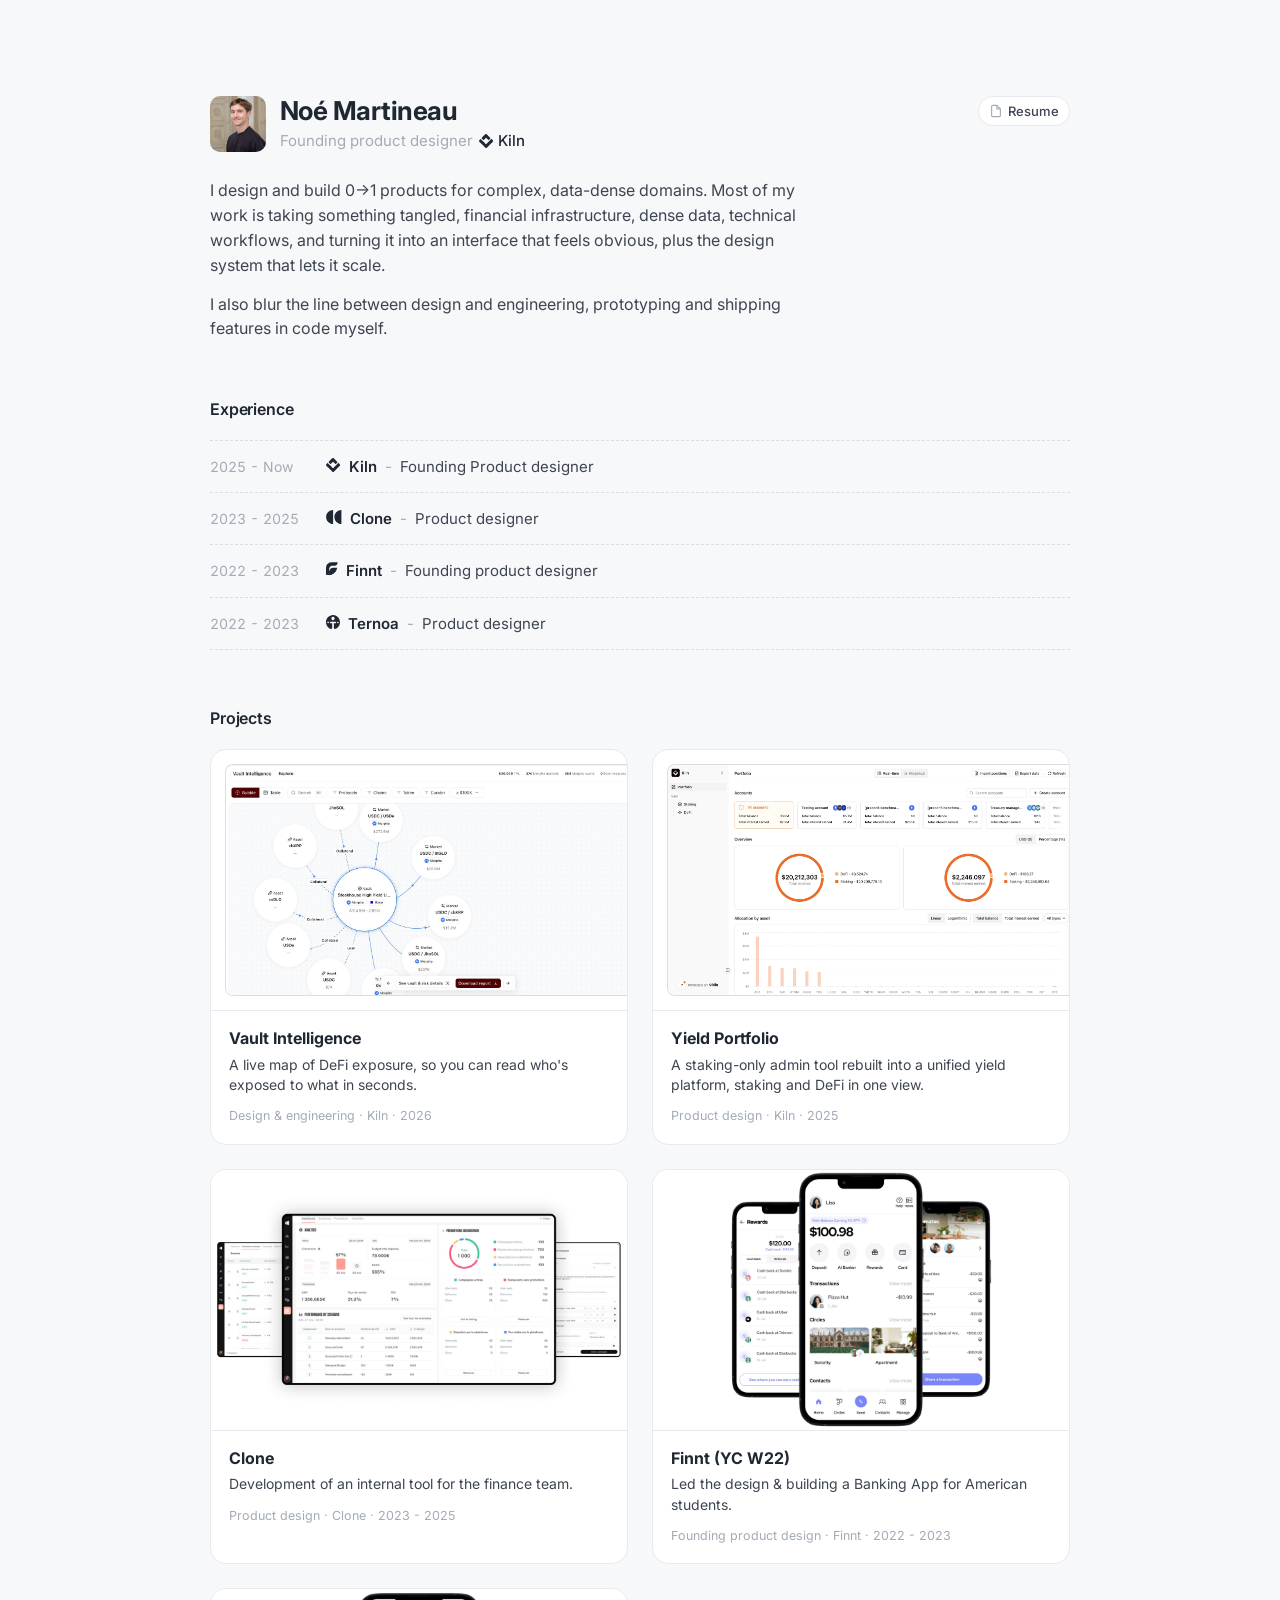
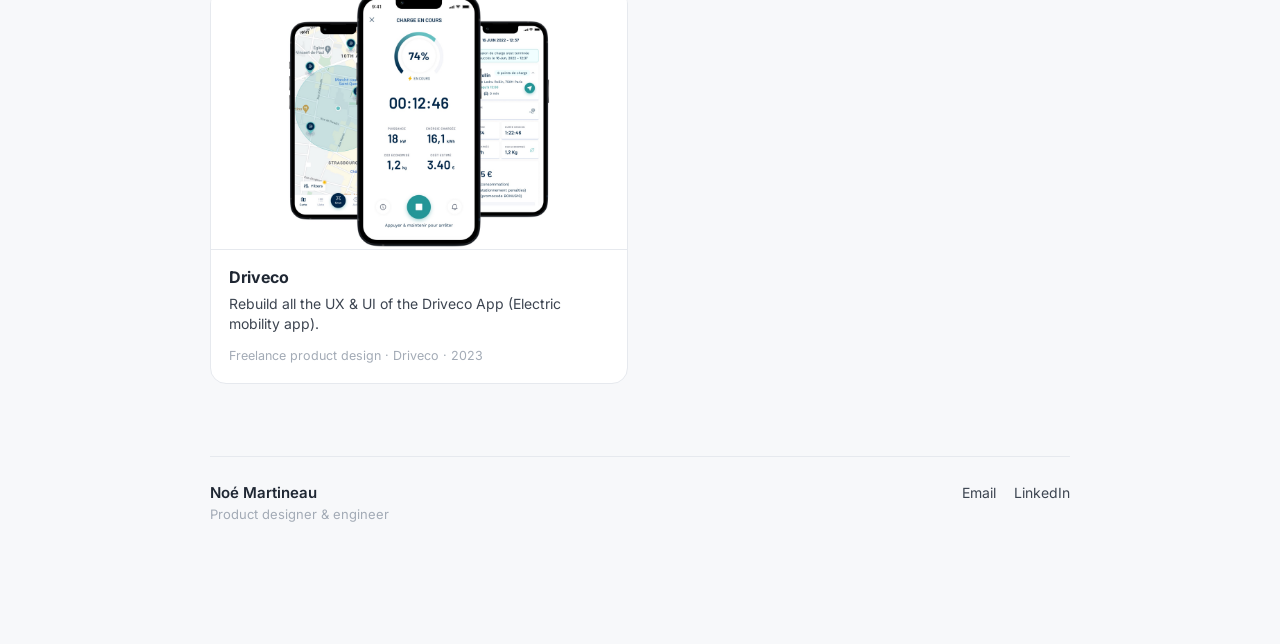
<file: index.html>
<!DOCTYPE html>
<html lang="en">
<head>
  <meta charset="UTF-8" />
  <meta name="viewport" content="width=device-width, initial-scale=1.0" />
  <title>Noé Martineau</title>
  <link rel="icon" type="image/svg+xml" href="assets/favicon.svg" />
  <meta name="description" content="Noé Martineau, founding product designer at Kiln." />
  <link rel="preconnect" href="https://fonts.googleapis.com" />
  <link rel="preconnect" href="https://fonts.gstatic.com" crossorigin />
  <link href="https://fonts.googleapis.com/css2?family=Inter:wght@400;500;600;700&display=swap" rel="stylesheet" />
  <link rel="stylesheet" href="styles.css?v=20261029r" />
</head>
<body>
  <main class="page">
    <!-- Intro -->
    <header class="intro">
      <div class="intro__head">
        <img class="avatar" src="assets/avatar.jpg" width="56" height="56" alt="Portrait of Noé Martineau" />
        <div class="intro__id">
          <div class="name-row">
            <h1 class="name">Noé Martineau</h1>
            <a class="resume" href="assets/noe-martineau-resume.pdf" target="_blank" rel="noopener noreferrer">
              <svg class="resume__icon" width="14" height="14" viewBox="0 0 16 16" fill="none" aria-hidden="true">
                <path d="M9 1.5H4.5A1.5 1.5 0 0 0 3 3v10a1.5 1.5 0 0 0 1.5 1.5h7A1.5 1.5 0 0 0 13 13V5.5L9 1.5Z" stroke="currentColor" stroke-width="1.3" stroke-linejoin="round" />
                <path d="M9 1.5V5.5H13" stroke="currentColor" stroke-width="1.3" stroke-linejoin="round" />
              </svg>
              Resume
            </a>
          </div>
          <p class="role">
            Founding product designer
            <span class="company"><span class="logo logo--kiln" aria-hidden="true"></span> Kiln</span>
          </p>
        </div>
      </div>

      <div class="bio">
        <p>
          I design and build 0→1 products for complex, data-dense domains. Most of my work is taking something
          tangled, financial infrastructure, dense data, technical workflows, and turning it into an interface
          that feels obvious, plus the design system that lets it scale.
        </p>
        <p>
          I also blur the line between design and engineering, prototyping and shipping features in code myself.
        </p>
      </div>
    </header>

    <!-- Experience -->
    <section class="section" aria-labelledby="experience-title">
      <h2 class="section__title" id="experience-title">Experience</h2>
      <ul class="timeline">
        <li class="timeline__row">
          <a class="timeline__link" href="https://www.kiln.fi/" target="_blank" rel="noopener noreferrer">
            <span class="timeline__date">2025 - Now</span>
            <span class="timeline__entry">
              <span class="logo logo--kiln" aria-hidden="true"></span>
              <span class="timeline__company">Kiln</span>
              <span class="timeline__sep">-</span>
              <span class="timeline__title">Founding Product designer</span>
            </span>
            <svg class="timeline__arrow" width="16" height="16" viewBox="0 0 16 16" fill="none" aria-hidden="true">
              <path d="M4 8h7M8 5l3 3-3 3" stroke="currentColor" stroke-width="1.5" stroke-linecap="round" stroke-linejoin="round" />
            </svg>
          </a>
        </li>
        <li class="timeline__row">
          <a class="timeline__link" href="https://www.getclone.io/" target="_blank" rel="noopener noreferrer">
            <span class="timeline__date">2023 - 2025</span>
            <span class="timeline__entry">
              <span class="logo logo--clone" aria-hidden="true"></span>
              <span class="timeline__company">Clone</span>
              <span class="timeline__sep">-</span>
              <span class="timeline__title">Product designer</span>
            </span>
            <svg class="timeline__arrow" width="16" height="16" viewBox="0 0 16 16" fill="none" aria-hidden="true">
              <path d="M4 8h7M8 5l3 3-3 3" stroke="currentColor" stroke-width="1.5" stroke-linecap="round" stroke-linejoin="round" />
            </svg>
          </a>
        </li>
        <li class="timeline__row">
          <a class="timeline__link" href="https://www.ycombinator.com/companies/finnt" target="_blank" rel="noopener noreferrer">
            <span class="timeline__date">2022 - 2023</span>
            <span class="timeline__entry">
              <span class="logo logo--finnt" aria-hidden="true"></span>
              <span class="timeline__company">Finnt</span>
              <span class="timeline__sep">-</span>
              <span class="timeline__title">Founding product designer</span>
            </span>
            <svg class="timeline__arrow" width="16" height="16" viewBox="0 0 16 16" fill="none" aria-hidden="true">
              <path d="M4 8h7M8 5l3 3-3 3" stroke="currentColor" stroke-width="1.5" stroke-linecap="round" stroke-linejoin="round" />
            </svg>
          </a>
        </li>
        <li class="timeline__row">
          <a class="timeline__link" href="https://ternoa.network/" target="_blank" rel="noopener noreferrer">
            <span class="timeline__date">2022 - 2023</span>
            <span class="timeline__entry">
              <span class="logo logo--ternoa" aria-hidden="true"></span>
              <span class="timeline__company">Ternoa</span>
              <span class="timeline__sep">-</span>
              <span class="timeline__title">Product designer</span>
            </span>
            <svg class="timeline__arrow" width="16" height="16" viewBox="0 0 16 16" fill="none" aria-hidden="true">
              <path d="M4 8h7M8 5l3 3-3 3" stroke="currentColor" stroke-width="1.5" stroke-linecap="round" stroke-linejoin="round" />
            </svg>
          </a>
        </li>
      </ul>
    </section>

    <!-- Projects -->
    <section class="section section--wide" aria-labelledby="projects-title">
      <h2 class="section__title" id="projects-title">Projects</h2>
      <div class="projects">
        <a class="project" href="vault-intelligence.html" aria-label="Vault Intelligence, Kiln / Railnet case study">
          <span class="project__media project__media--framed">
            <img src="assets/project-vault.jpg?v=2" alt="Vault Intelligence explorer with a bubble graph of Morpho markets and assets" loading="lazy" />
          </span>
          <span class="project__info">
            <span class="project__title">Vault Intelligence</span>
            <span class="project__desc">A live map of DeFi exposure, so you can read who's exposed to what in seconds.</span>
            <span class="project__meta">Design &amp; engineering · Kiln · 2026</span>
          </span>
        </a>
        <a class="project" href="yield-portfolio.html" aria-label="Yield Portfolio, Kiln case study">
          <span class="project__media project__media--framed">
            <img src="assets/project-kiln.jpg" alt="Kiln portfolio dashboard showing staking and DeFi balances" loading="lazy" />
          </span>
          <span class="project__info">
            <span class="project__title">Yield Portfolio</span>
            <span class="project__desc">A staking-only admin tool rebuilt into a unified yield platform, staking and DeFi in one view.</span>
            <span class="project__meta">Product design · Kiln · 2025</span>
          </span>
        </a>
        <a class="project" href="clone.html" aria-label="Clone case study">
          <span class="project__media project__media--center">
            <img src="assets/clone/clone_pres.jpg" alt="Clone back office campaign dashboard" loading="lazy" />
          </span>
          <span class="project__info">
            <span class="project__title">Clone</span>
            <span class="project__desc">Development of an internal tool for the finance team.</span>
            <span class="project__meta">Product design · Clone · 2023 - 2025</span>
          </span>
        </a>
        <a class="project" href="finnt.html" aria-label="Finnt case study">
          <span class="project__media project__media--center">
            <img src="assets/finnt/interi.jpg" alt="Finnt student banking app screens" loading="lazy" />
          </span>
          <span class="project__info">
            <span class="project__title">Finnt (YC W22)</span>
            <span class="project__desc">Led the design &amp; building a Banking App for American students.</span>
            <span class="project__meta">Founding product design · Finnt · 2022 - 2023</span>
          </span>
        </a>
        <a class="project" href="driveco.html" aria-label="Driveco case study">
          <span class="project__media project__media--center">
            <img src="assets/driveco/Drivecopres.jpg" alt="Driveco EV charging app screens" loading="lazy" />
          </span>
          <span class="project__info">
            <span class="project__title">Driveco</span>
            <span class="project__desc">Rebuild all the UX &amp; UI of the Driveco App (Electric mobility app).</span>
            <span class="project__meta">Freelance product design · Driveco · 2023</span>
          </span>
        </a>
      </div>
    </section>

    <!-- Contact / footer -->
    <footer class="site-footer">
      <div class="site-footer__id">
        <span class="site-footer__name">Noé Martineau</span>
        <span class="site-footer__role">Product designer &amp; engineer</span>
      </div>
      <nav class="site-footer__links" aria-label="Contact">
        <a href="mailto:noemartineaudu85@gmail.com">Email</a>
        <a href="https://www.linkedin.com/in/noemartineau/" target="_blank" rel="noopener noreferrer">LinkedIn</a>
      </nav>
    </footer>
  </main>
</body>
</html>
</file>
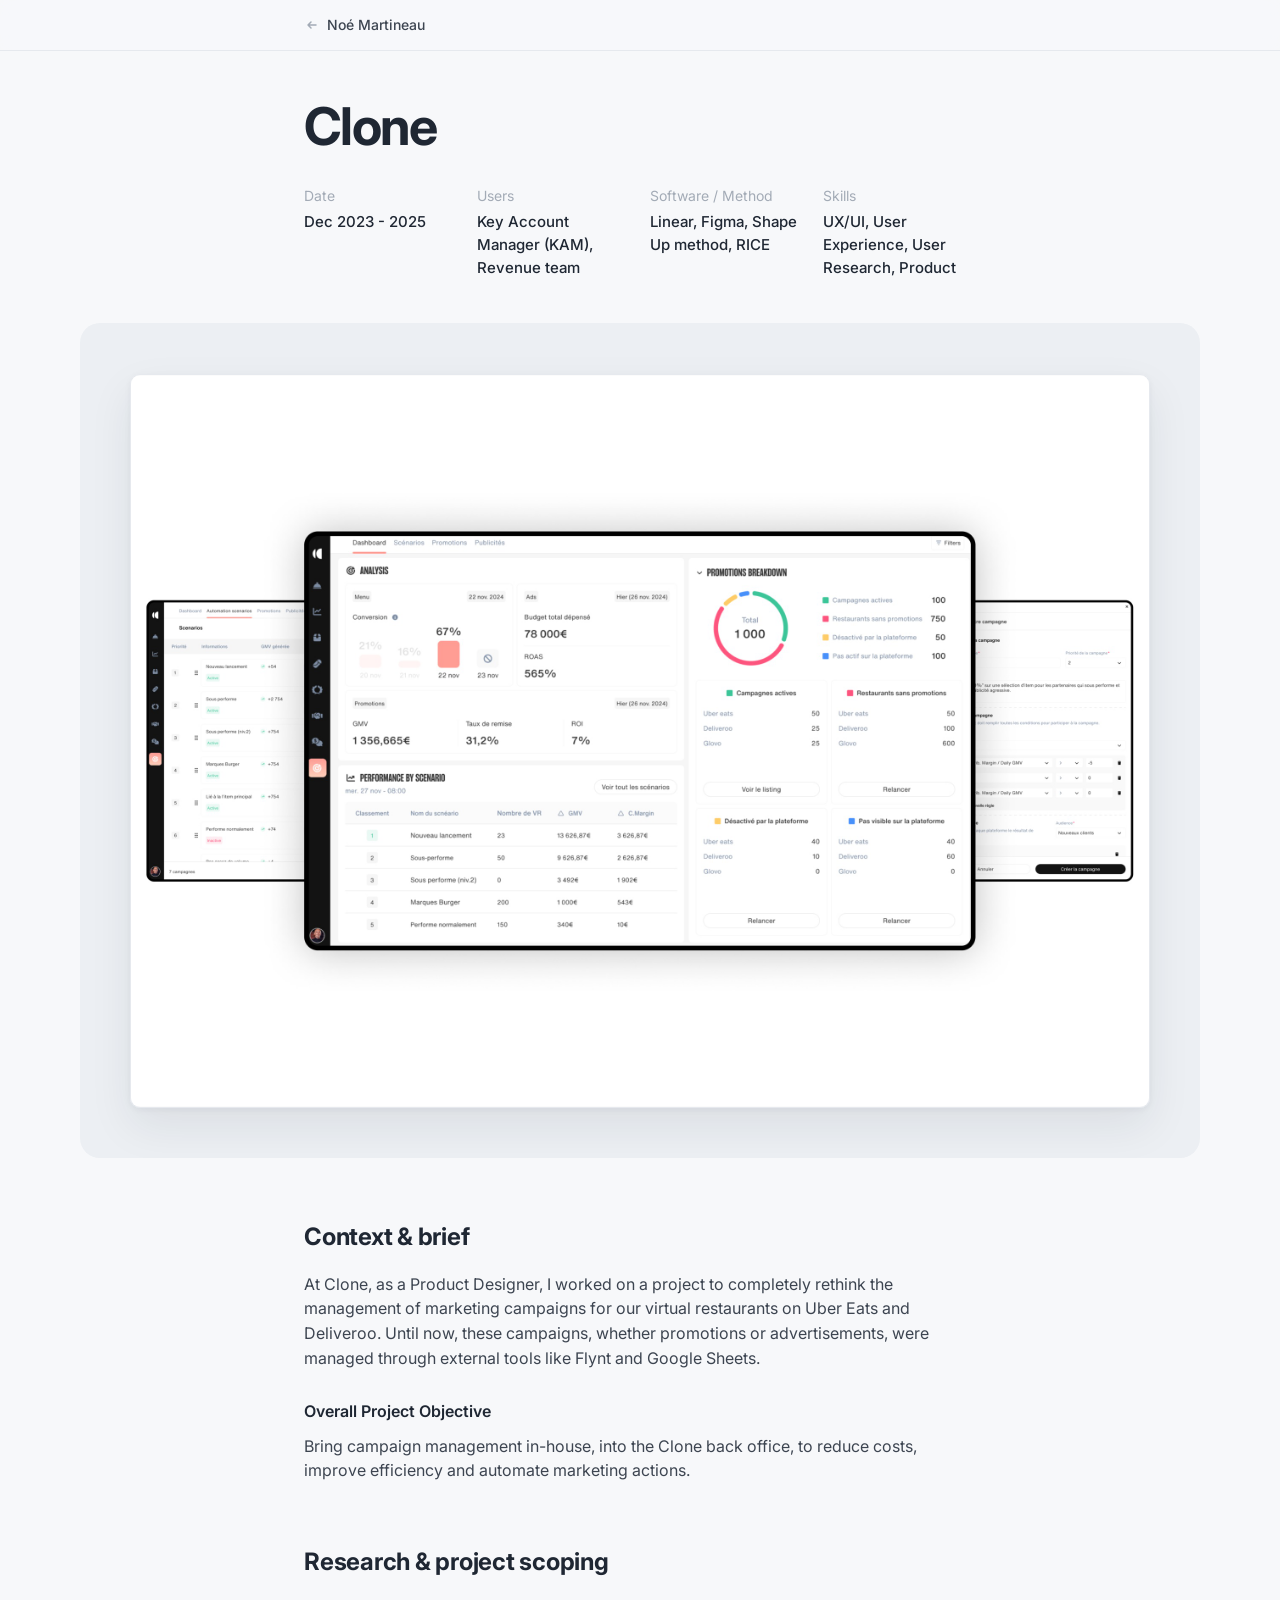
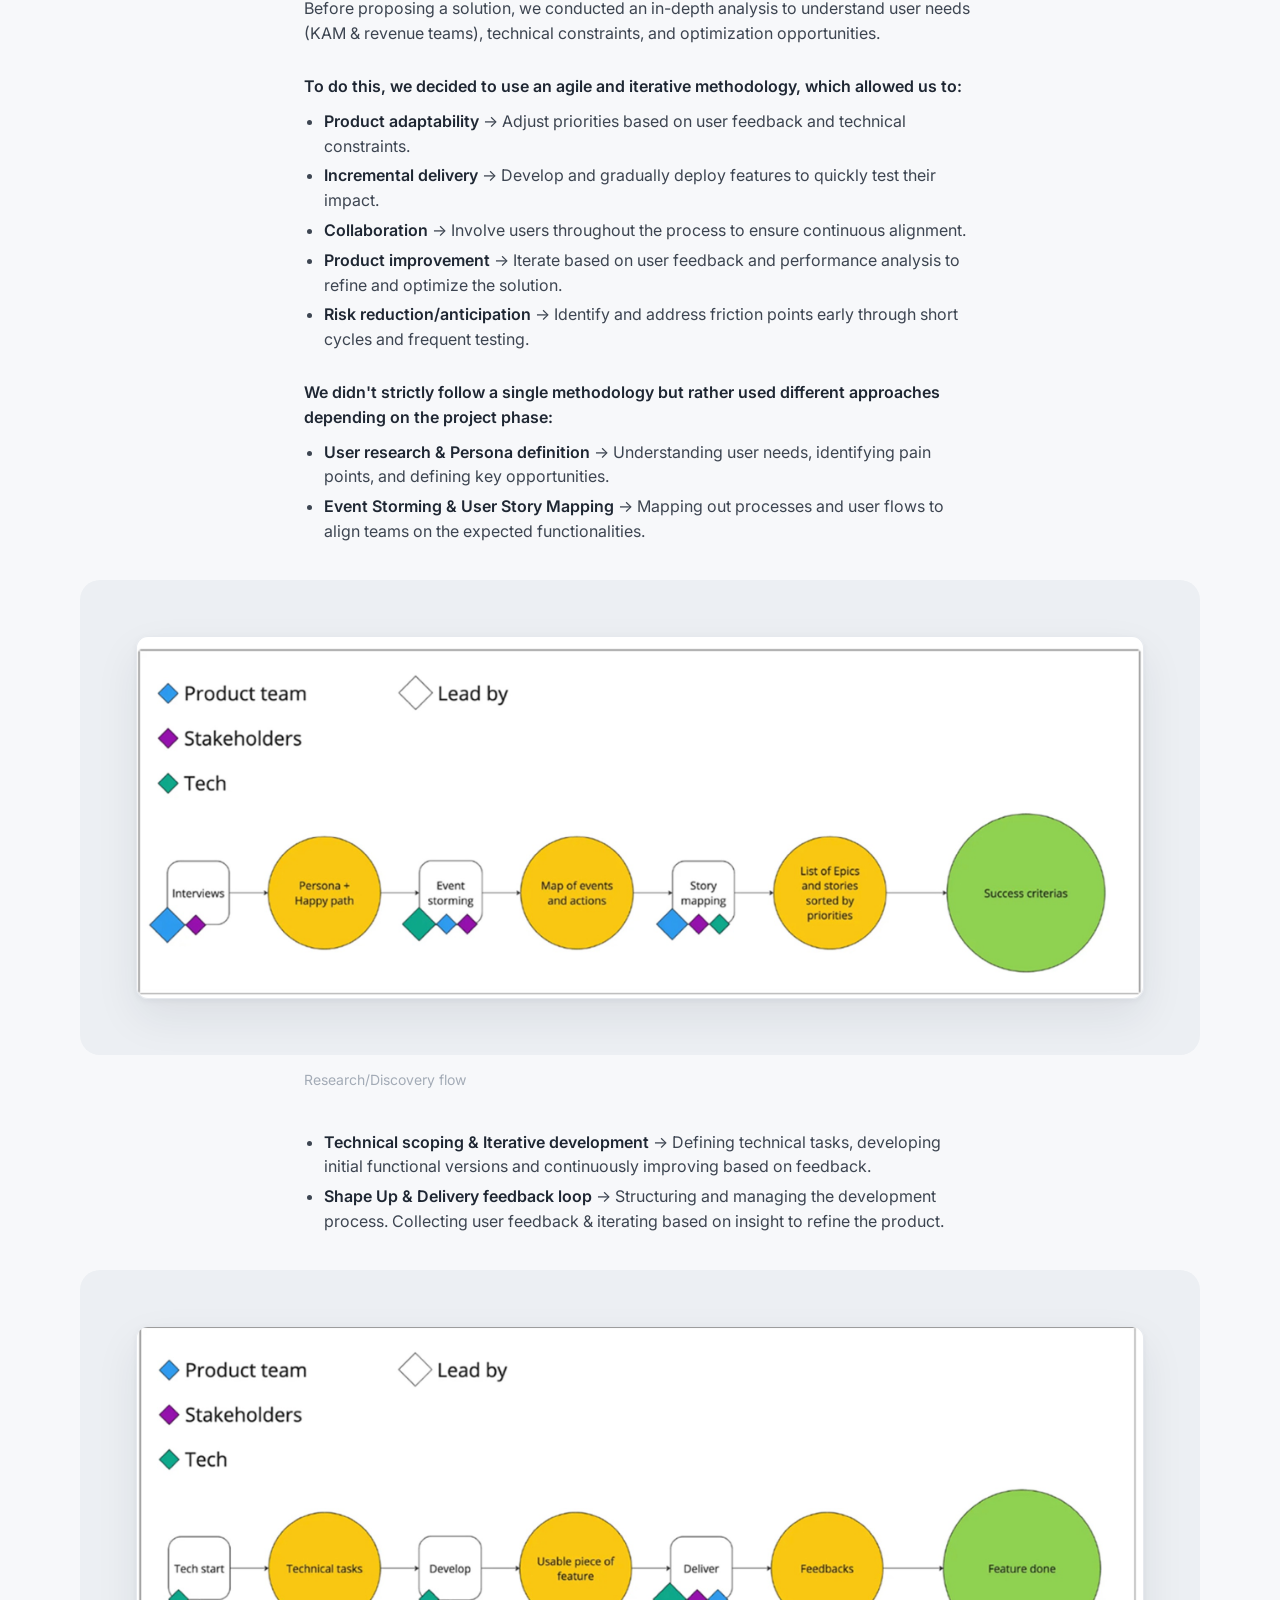
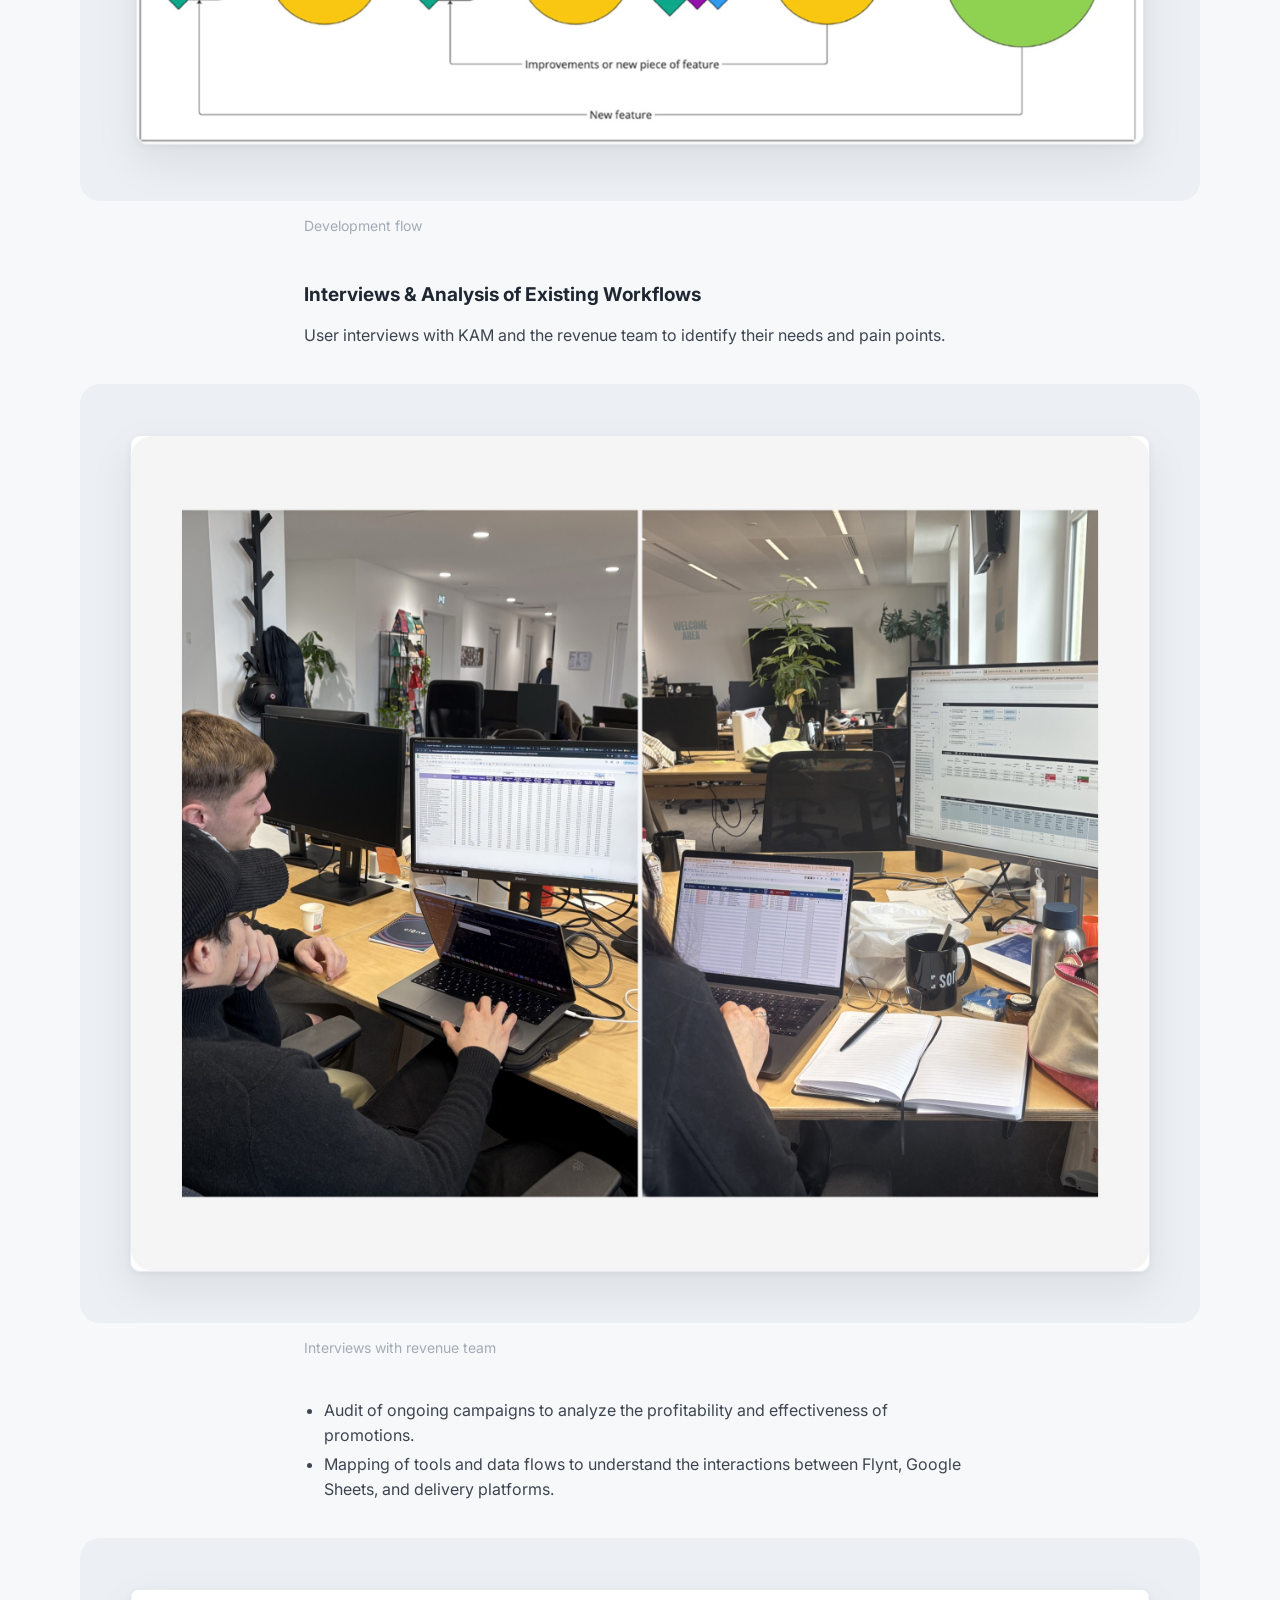
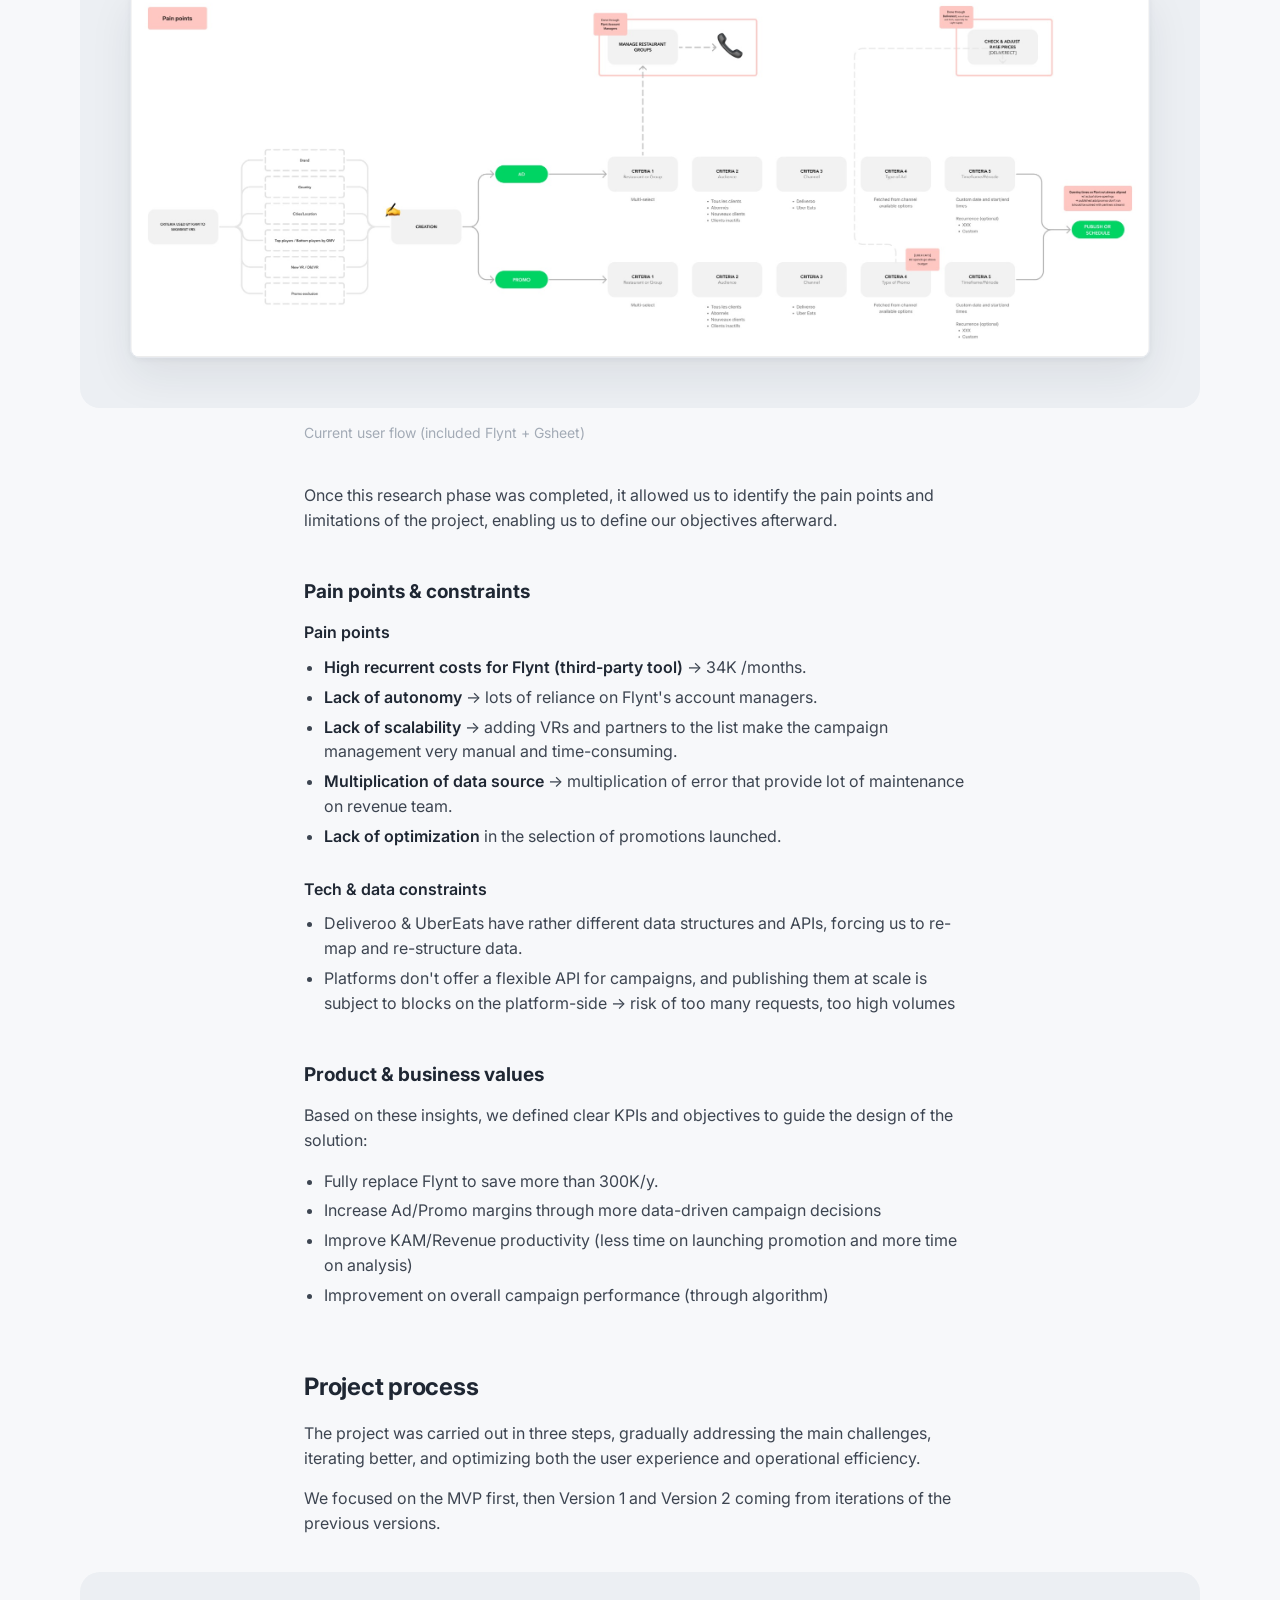
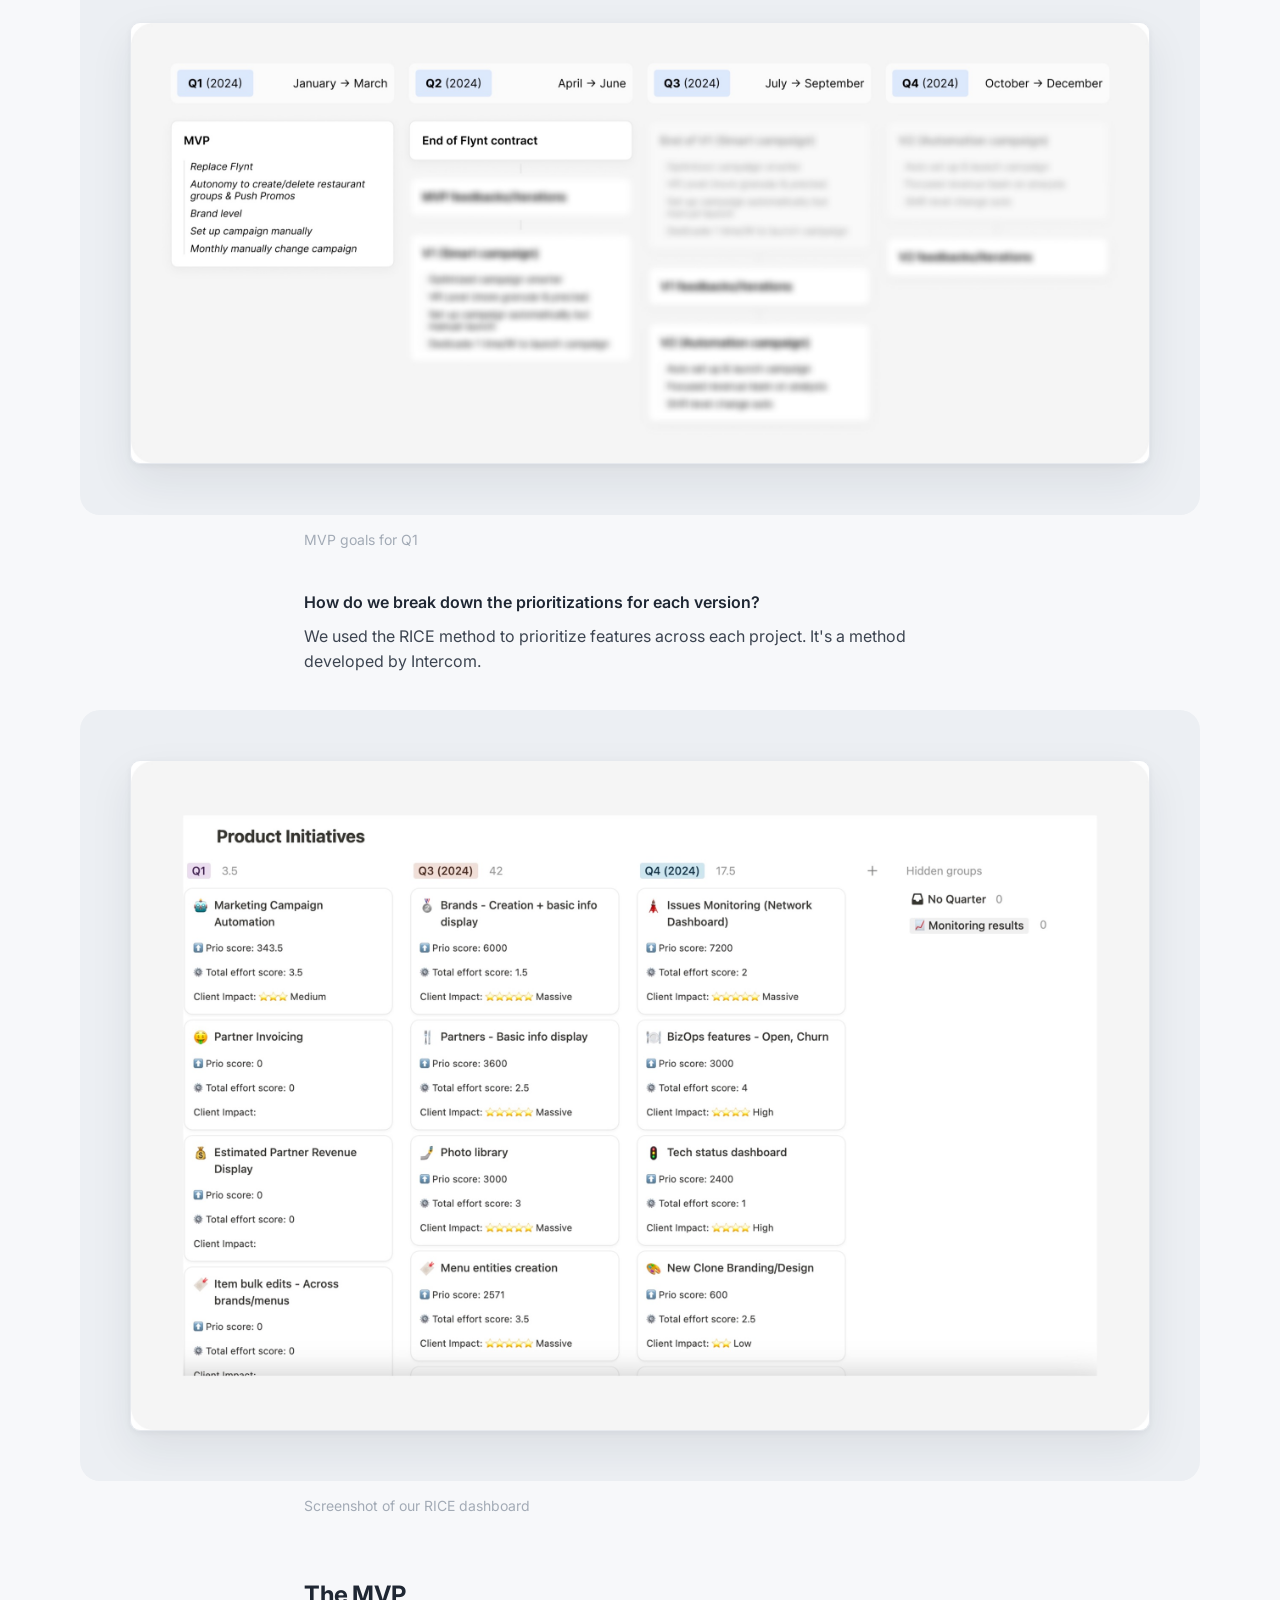
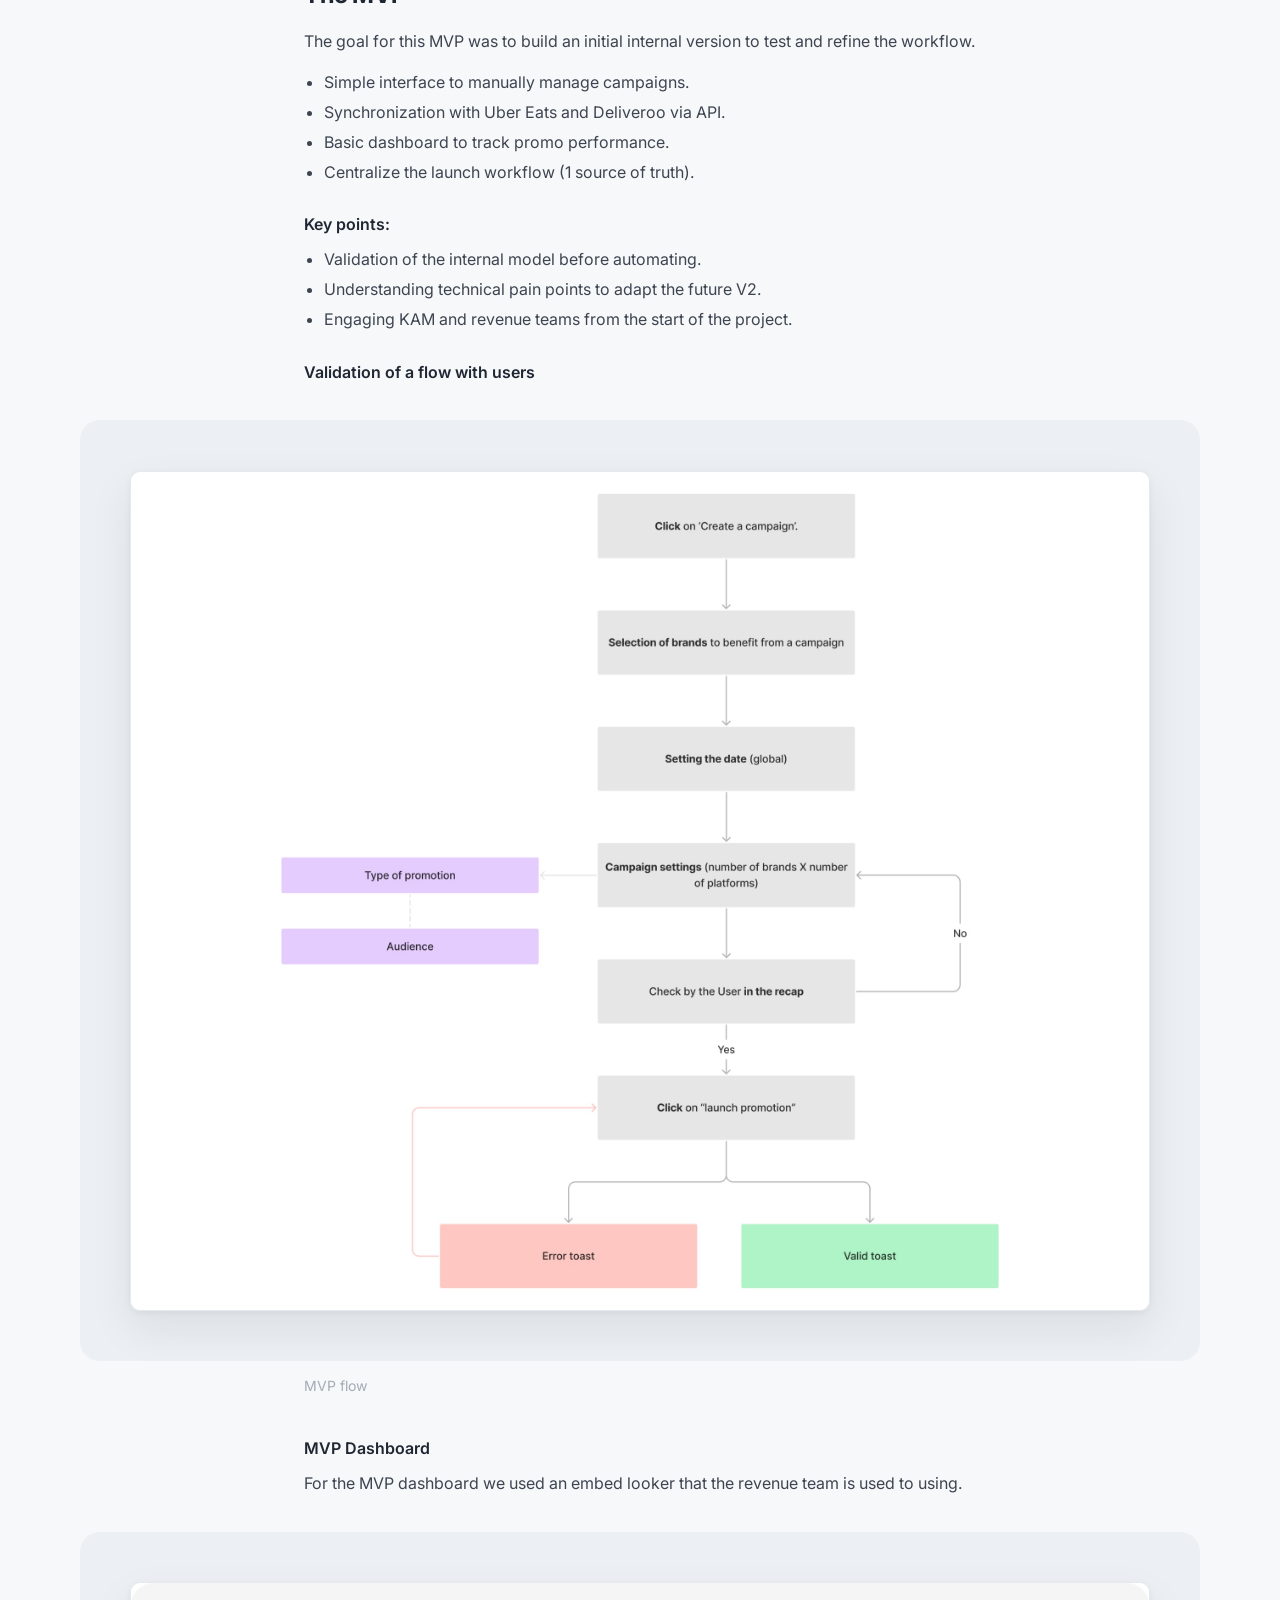
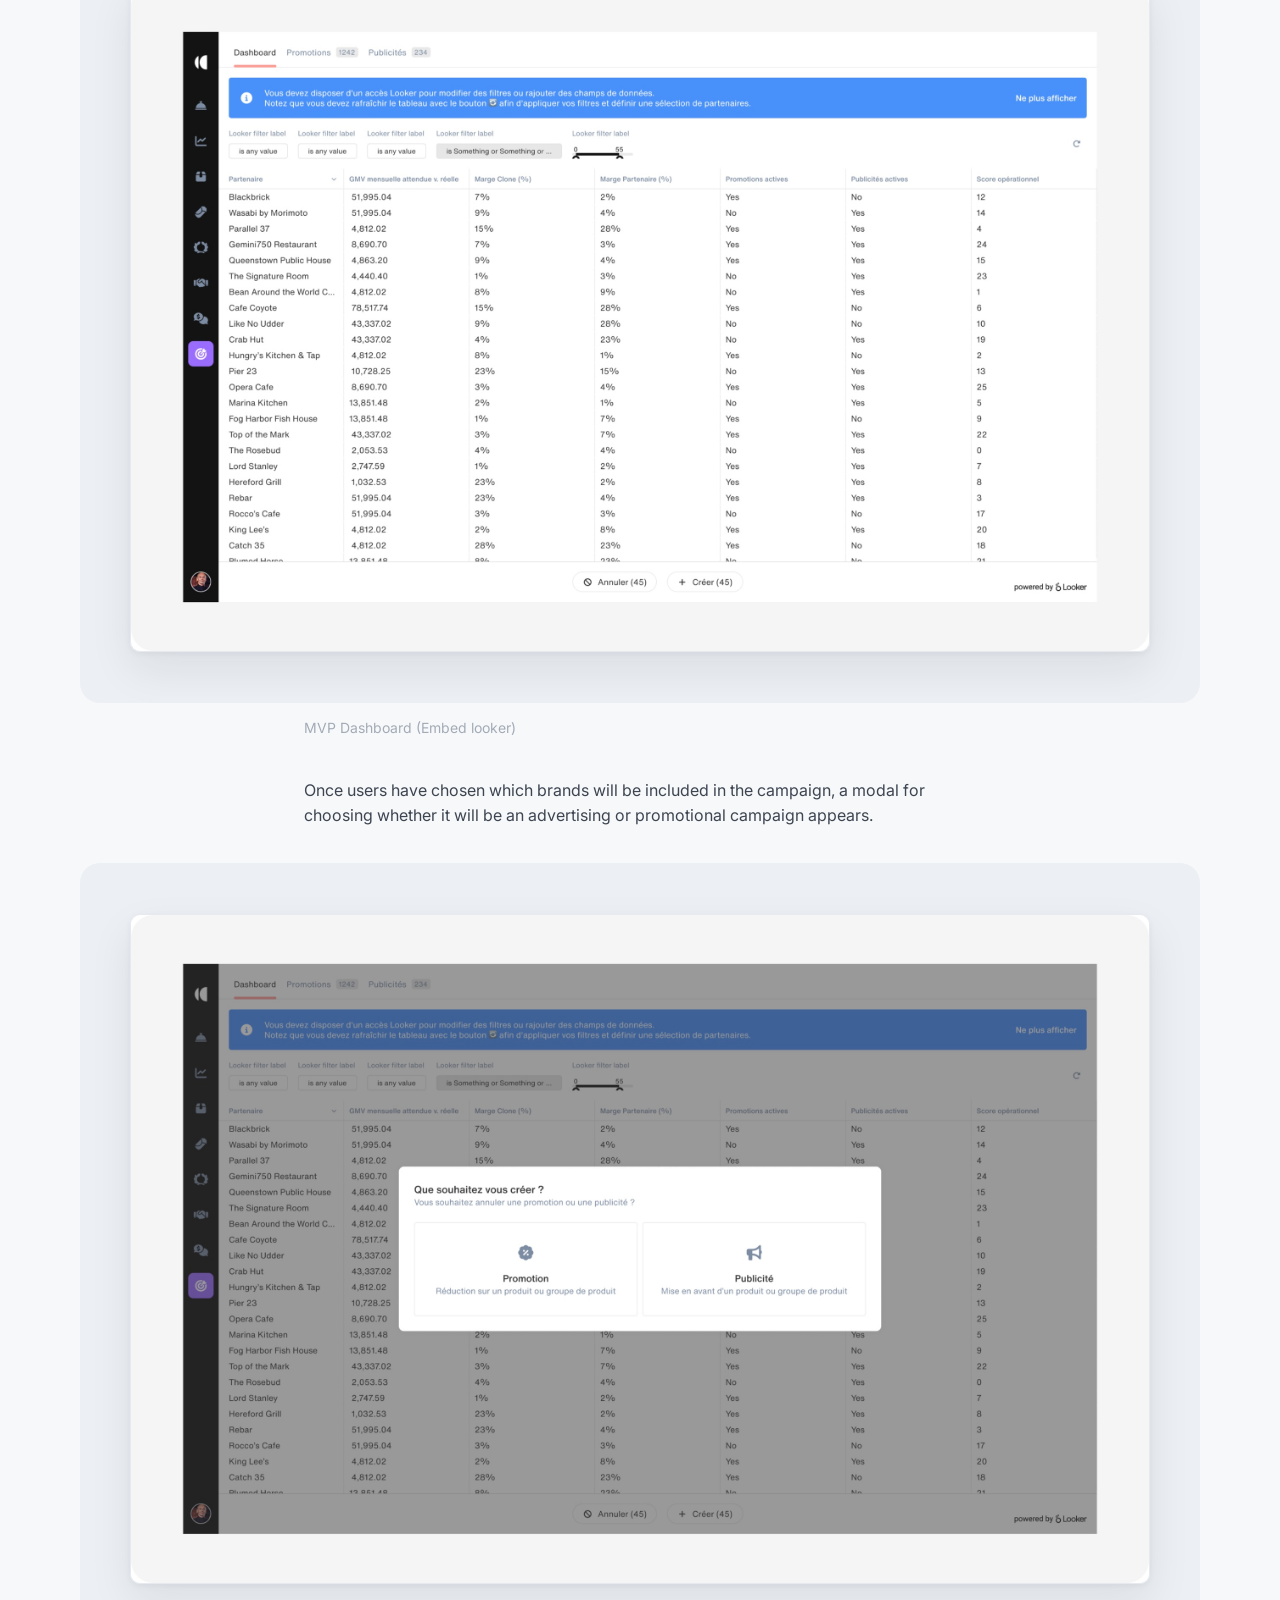
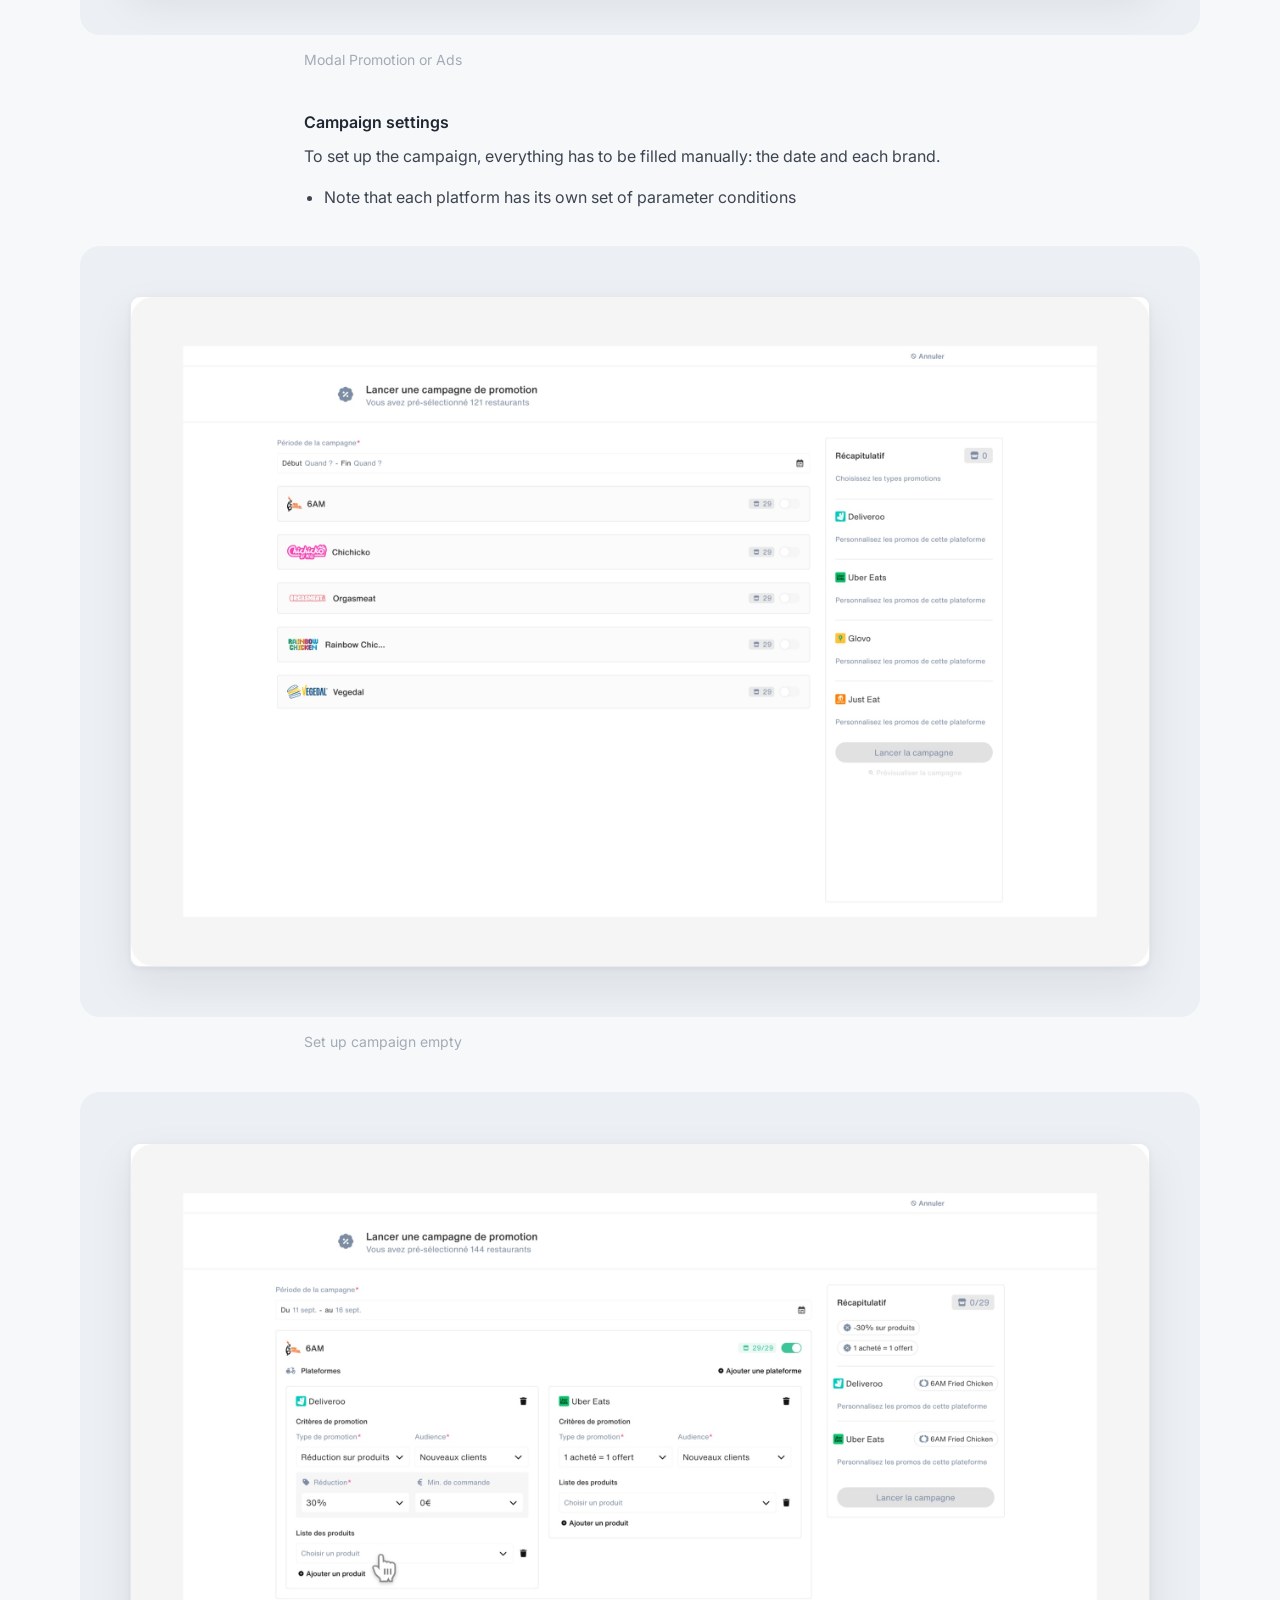
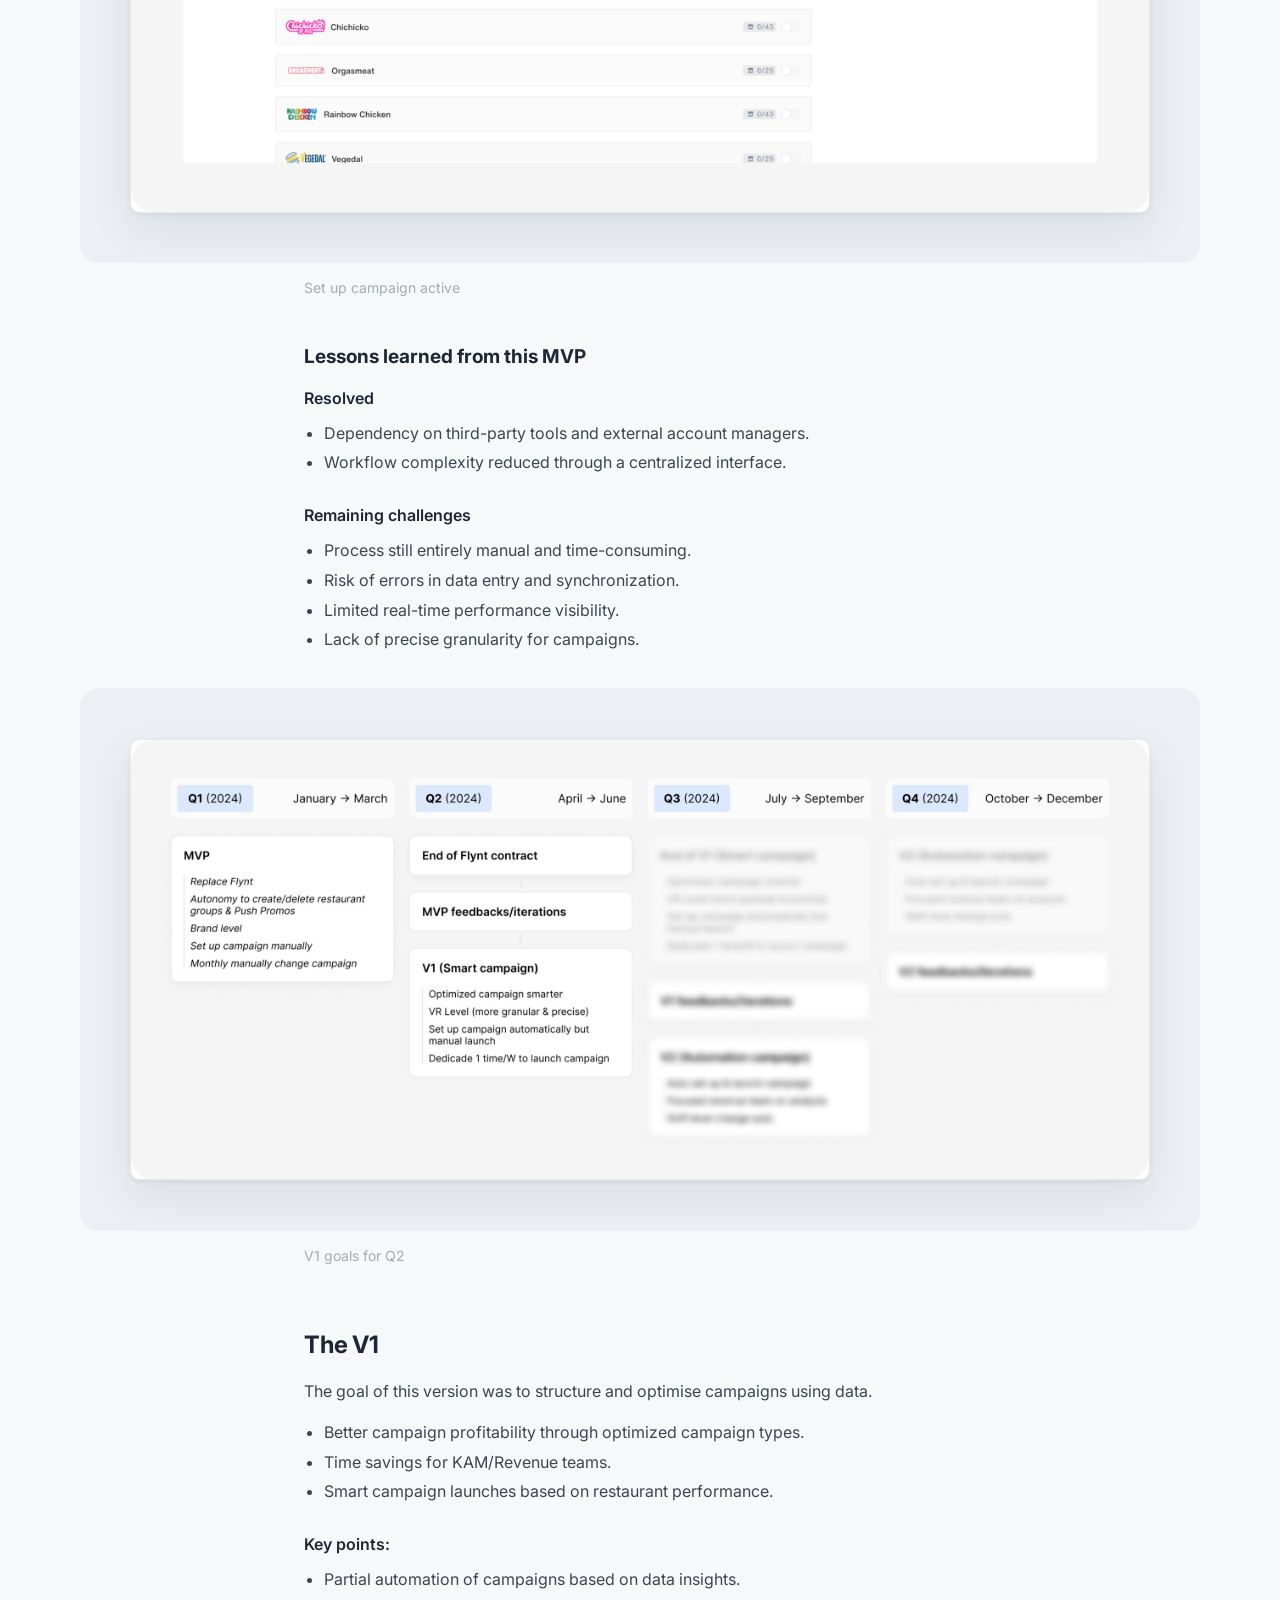
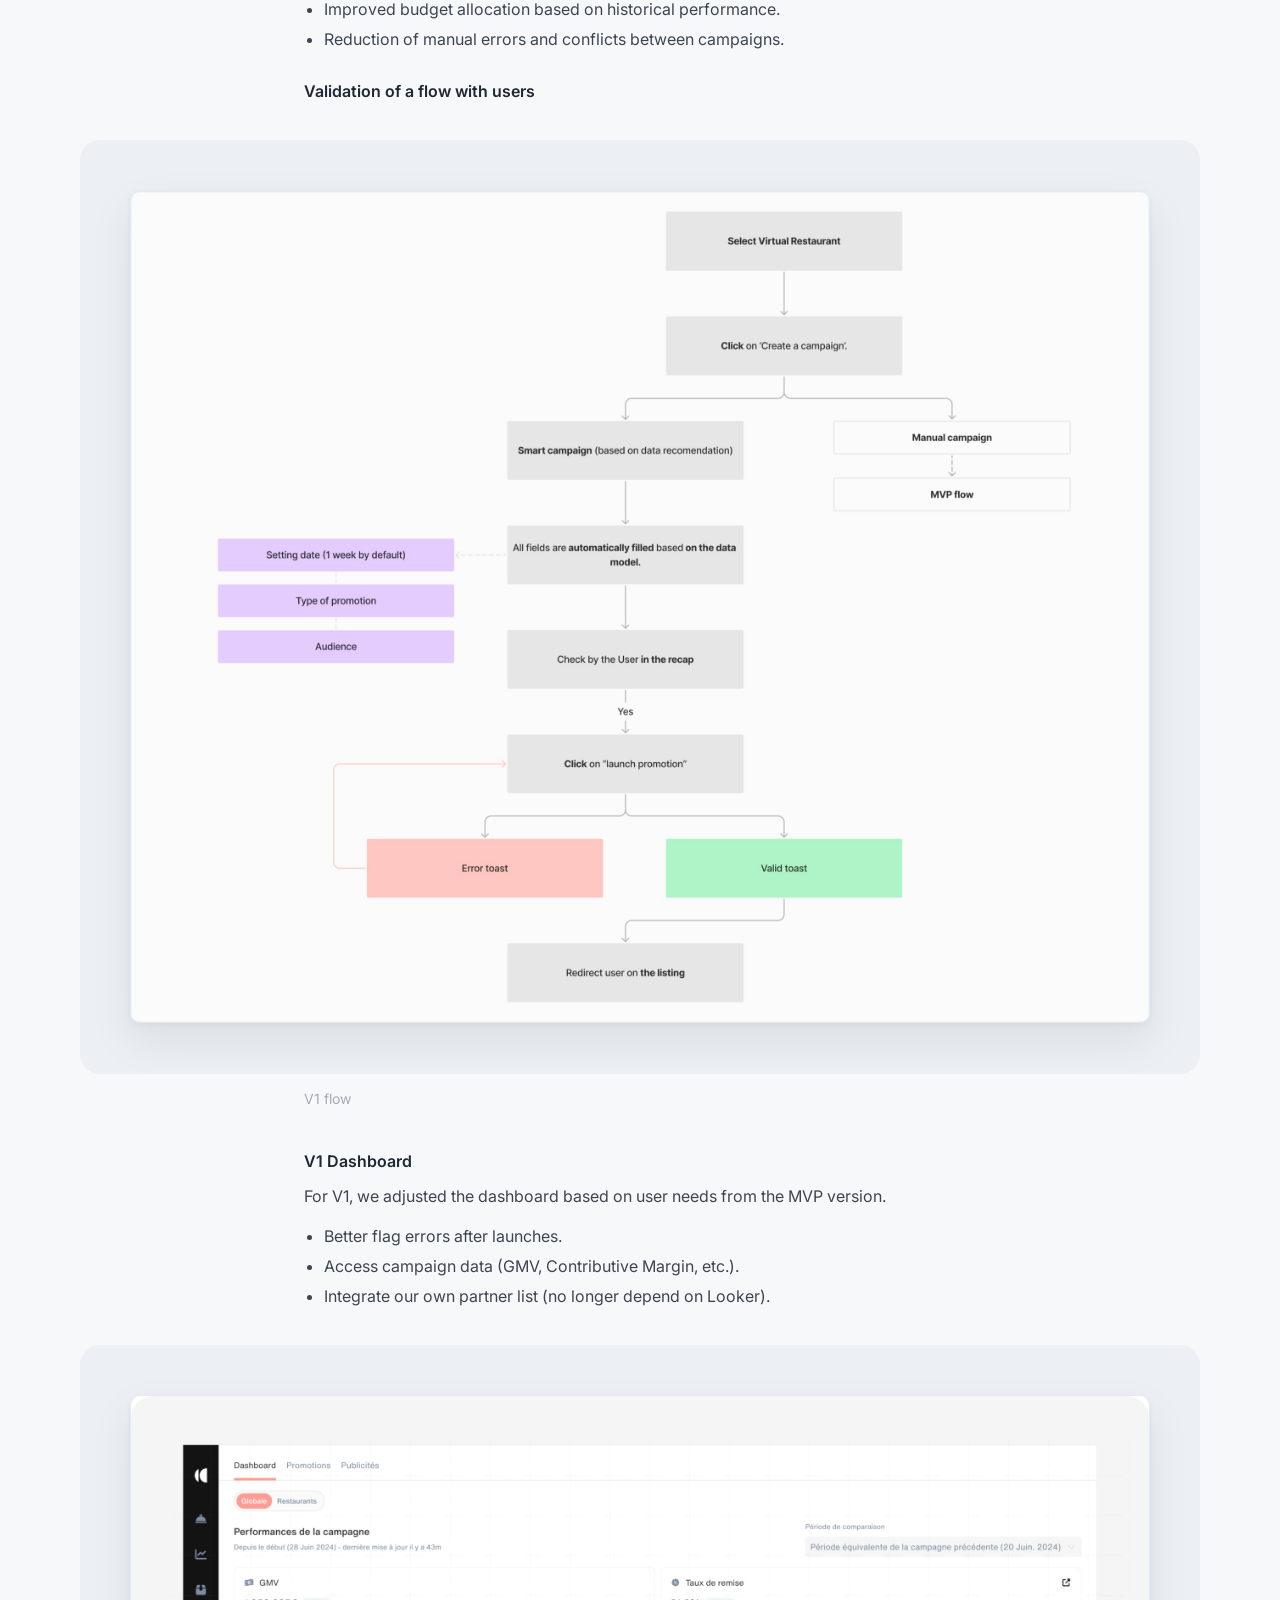
<file: clone.html>
<!DOCTYPE html>
<html lang="en">
<head>
  <meta charset="UTF-8" />
  <meta name="viewport" content="width=device-width, initial-scale=1.0" />
  <title>Clone · Noé Martineau</title>
  <link rel="icon" type="image/svg+xml" href="assets/favicon.svg" />
  <meta name="description" content="Case study: Clone, bringing marketing campaign management for virtual restaurants into the Clone back office." />
  <link rel="preconnect" href="https://fonts.googleapis.com" />
  <link rel="preconnect" href="https://fonts.gstatic.com" crossorigin />
  <link href="https://fonts.googleapis.com/css2?family=Inter:wght@400;500;600;700&display=swap" rel="stylesheet" />
  <link rel="stylesheet" href="styles.css" />
</head>
<body>
  <nav class="topnav">
    <a class="topnav__back" href="index.html">
      <svg width="16" height="16" viewBox="0 0 16 16" fill="none" aria-hidden="true">
        <path d="M12 8H4M7 5L4 8l3 3" stroke="currentColor" stroke-width="1.5" stroke-linecap="round" stroke-linejoin="round" />
      </svg>
      Noé Martineau
    </a>
  </nav>

  <article class="page case">
    <!-- Hero -->
    <header class="case__hero">
      <h1 class="case__title">Clone</h1>
      <dl class="meta">
        <div class="meta__item"><dt>Date</dt><dd>Dec 2023 - 2025</dd></div>
        <div class="meta__item"><dt>Users</dt><dd>Key Account Manager (KAM), Revenue team</dd></div>
        <div class="meta__item"><dt>Software / Method</dt><dd>Linear, Figma, Shape Up method, RICE</dd></div>
        <div class="meta__item"><dt>Skills</dt><dd>UX/UI, User Experience, User Research, Product</dd></div>
      </dl>
    </header>

    <figure class="canvas canvas--bleed canvas--hero">
      <div class="canvas__stage">
        <img src="assets/clone/clone_pres.jpg" alt="Clone back office: campaign dashboard with analysis, performance by scenario and promotions breakdown" />
      </div>
    </figure>

    <!-- Context -->
    <section class="case-section">
      <h2>Context &amp; brief</h2>
      <p>
        At Clone, as a Product Designer, I worked on a project to completely rethink the management of marketing
        campaigns for our virtual restaurants on Uber Eats and Deliveroo. Until now, these campaigns, whether
        promotions or advertisements, were managed through external tools like Flynt and Google Sheets.
      </p>
      <h4>Overall Project Objective</h4>
      <p>
        Bring campaign management in-house, into the Clone back office, to reduce costs, improve efficiency and
        automate marketing actions.
      </p>
    </section>

    <!-- Research -->
    <section class="case-section">
      <h2>Research &amp; project scoping</h2>
      <p>
        Before proposing a solution, we conducted an in-depth analysis to understand user needs (KAM &amp; revenue
        teams), technical constraints, and optimization opportunities.
      </p>
      <h4>To do this, we decided to use an agile and iterative methodology, which allowed us to:</h4>
      <ul class="case-list">
        <li><strong>Product adaptability</strong> → Adjust priorities based on user feedback and technical constraints.</li>
        <li><strong>Incremental delivery</strong> → Develop and gradually deploy features to quickly test their impact.</li>
        <li><strong>Collaboration</strong> → Involve users throughout the process to ensure continuous alignment.</li>
        <li><strong>Product improvement</strong> → Iterate based on user feedback and performance analysis to refine and optimize the solution.</li>
        <li><strong>Risk reduction/anticipation</strong> → Identify and address friction points early through short cycles and frequent testing.</li>
      </ul>

      <h4>We didn't strictly follow a single methodology but rather used different approaches depending on the project phase:</h4>
      <ul class="case-list">
        <li><strong>User research &amp; Persona definition</strong> → Understanding user needs, identifying pain points, and defining key opportunities.</li>
        <li><strong>Event Storming &amp; User Story Mapping</strong> → Mapping out processes and user flows to align teams on the expected functionalities.</li>
      </ul>
      <figure class="canvas canvas--crop">
        <div class="canvas__stage"><img src="assets/clone/researchflow.jpg" alt="Research and discovery flow" loading="lazy" /></div>
        <figcaption>Research/Discovery flow</figcaption>
      </figure>
      <ul class="case-list">
        <li><strong>Technical scoping &amp; Iterative development</strong> → Defining technical tasks, developing initial functional versions and continuously improving based on feedback.</li>
        <li><strong>Shape Up &amp; Delivery feedback loop</strong> → Structuring and managing the development process. Collecting user feedback &amp; iterating based on insight to refine the product.</li>
      </ul>
      <figure class="canvas canvas--crop">
        <div class="canvas__stage"><img src="assets/clone/devflow.jpg" alt="Development flow" loading="lazy" /></div>
        <figcaption>Development flow</figcaption>
      </figure>

      <h3>Interviews &amp; Analysis of Existing Workflows</h3>
      <p>User interviews with KAM and the revenue team to identify their needs and pain points.</p>
      <figure class="canvas canvas--bleed">
        <div class="canvas__stage"><img src="assets/clone/revenuteam.jpg" alt="Interviews with the revenue team" loading="lazy" /></div>
        <figcaption>Interviews with revenue team</figcaption>
      </figure>
      <ul class="case-list">
        <li>Audit of ongoing campaigns to analyze the profitability and effectiveness of promotions.</li>
        <li>Mapping of tools and data flows to understand the interactions between Flynt, Google Sheets, and delivery platforms.</li>
      </ul>
      <figure class="canvas canvas--bleed">
        <div class="canvas__stage"><img src="assets/clone/curentuserflow.jpg" alt="Current user flow including Flynt and Google Sheets" loading="lazy" /></div>
        <figcaption>Current user flow (included Flynt + Gsheet)</figcaption>
      </figure>
      <p>
        Once this research phase was completed, it allowed us to identify the pain points and limitations of the
        project, enabling us to define our objectives afterward.
      </p>

      <h3>Pain points &amp; constraints</h3>
      <h4>Pain points</h4>
      <ul class="case-list">
        <li><strong>High recurrent costs for Flynt (third-party tool)</strong> → 34K /months.</li>
        <li><strong>Lack of autonomy</strong> → lots of reliance on Flynt's account managers.</li>
        <li><strong>Lack of scalability</strong> → adding VRs and partners to the list make the campaign management very manual and time-consuming.</li>
        <li><strong>Multiplication of data source</strong> → multiplication of error that provide lot of maintenance on revenue team.</li>
        <li><strong>Lack of optimization</strong> in the selection of promotions launched.</li>
      </ul>
      <h4>Tech &amp; data constraints</h4>
      <ul class="case-list">
        <li>Deliveroo &amp; UberEats have rather different data structures and APIs, forcing us to re-map and re-structure data.</li>
        <li>Platforms don't offer a flexible API for campaigns, and publishing them at scale is subject to blocks on the platform-side → risk of too many requests, too high volumes</li>
      </ul>

      <h3>Product &amp; business values</h3>
      <p>Based on these insights, we defined clear KPIs and objectives to guide the design of the solution:</p>
      <ul class="case-list">
        <li>Fully replace Flynt to save more than 300K/y.</li>
        <li>Increase Ad/Promo margins through more data-driven campaign decisions</li>
        <li>Improve KAM/Revenue productivity (less time on launching promotion and more time on analysis)</li>
        <li>Improvement on overall campaign performance (through algorithm)</li>
      </ul>
    </section>

    <!-- Process -->
    <section class="case-section">
      <h2>Project process</h2>
      <p>
        The project was carried out in three steps, gradually addressing the main challenges, iterating better, and
        optimizing both the user experience and operational efficiency.
      </p>
      <p>We focused on the MVP first, then Version 1 and Version 2 coming from iterations of the previous versions.</p>
      <figure class="canvas canvas--bleed">
        <div class="canvas__stage"><img src="assets/clone/MVP.jpg" alt="MVP goals for Q1" loading="lazy" /></div>
        <figcaption>MVP goals for Q1</figcaption>
      </figure>
      <h4>How do we break down the prioritizations for each version?</h4>
      <p>We used the RICE method to prioritize features across each project. It's a method developed by Intercom.</p>
      <figure class="canvas canvas--bleed">
        <div class="canvas__stage"><img src="assets/clone/RICE.jpg" alt="RICE prioritization dashboard" loading="lazy" /></div>
        <figcaption>Screenshot of our RICE dashboard</figcaption>
      </figure>
    </section>

    <!-- MVP -->
    <section class="case-section">
      <h2>The MVP</h2>
      <p>The goal for this MVP was to build an initial internal version to test and refine the workflow.</p>
      <ul class="case-list">
        <li>Simple interface to manually manage campaigns.</li>
        <li>Synchronization with Uber Eats and Deliveroo via API.</li>
        <li>Basic dashboard to track promo performance.</li>
        <li>Centralize the launch workflow (1 source of truth).</li>
      </ul>
      <h4>Key points:</h4>
      <ul class="case-list">
        <li>Validation of the internal model before automating.</li>
        <li>Understanding technical pain points to adapt the future V2.</li>
        <li>Engaging KAM and revenue teams from the start of the project.</li>
      </ul>

      <h4>Validation of a flow with users</h4>
      <figure class="canvas canvas--bleed">
        <div class="canvas__stage"><img src="assets/clone/FlowMVP.jpg" alt="MVP user flow" loading="lazy" /></div>
        <figcaption>MVP flow</figcaption>
      </figure>

      <h4>MVP Dashboard</h4>
      <p>For the MVP dashboard we used an embed looker that the revenue team is used to using.</p>
      <figure class="canvas canvas--bleed">
        <div class="canvas__stage"><img src="assets/clone/1C.jpg" alt="MVP dashboard with an embedded Looker report" loading="lazy" /></div>
        <figcaption>MVP Dashboard (Embed looker)</figcaption>
      </figure>
      <p>
        Once users have chosen which brands will be included in the campaign, a modal for choosing whether it will be
        an advertising or promotional campaign appears.
      </p>
      <figure class="canvas canvas--bleed">
        <div class="canvas__stage"><img src="assets/clone/2C.jpg" alt="Modal to choose between a promotion and an ads campaign" loading="lazy" /></div>
        <figcaption>Modal Promotion or Ads</figcaption>
      </figure>

      <h4>Campaign settings</h4>
      <p>To set up the campaign, everything has to be filled manually: the date and each brand.</p>
      <ul class="case-list">
        <li>Note that each platform has its own set of parameter conditions</li>
      </ul>
      <figure class="canvas canvas--bleed">
        <div class="canvas__stage"><img src="assets/clone/3C.jpg" alt="Campaign set-up form, empty" loading="lazy" /></div>
        <figcaption>Set up campaign empty</figcaption>
      </figure>
      <figure class="canvas canvas--bleed">
        <div class="canvas__stage"><img src="assets/clone/4C.jpg" alt="Campaign set-up form, filled in" loading="lazy" /></div>
        <figcaption>Set up campaign active</figcaption>
      </figure>

      <h3>Lessons learned from this MVP</h3>
      <h4>Resolved</h4>
      <ul class="case-list">
        <li>Dependency on third-party tools and external account managers.</li>
        <li>Workflow complexity reduced through a centralized interface.</li>
      </ul>
      <h4>Remaining challenges</h4>
      <ul class="case-list">
        <li>Process still entirely manual and time-consuming.</li>
        <li>Risk of errors in data entry and synchronization.</li>
        <li>Limited real-time performance visibility.</li>
        <li>Lack of precise granularity for campaigns.</li>
      </ul>
      <figure class="canvas canvas--bleed">
        <div class="canvas__stage"><img src="assets/clone/V1.jpg" alt="V1 goals for Q2" loading="lazy" /></div>
        <figcaption>V1 goals for Q2</figcaption>
      </figure>
    </section>

    <!-- V1 -->
    <section class="case-section">
      <h2>The V1</h2>
      <p>The goal of this version was to structure and optimise campaigns using data.</p>
      <ul class="case-list">
        <li>Better campaign profitability through optimized campaign types.</li>
        <li>Time savings for KAM/Revenue teams.</li>
        <li>Smart campaign launches based on restaurant performance.</li>
      </ul>
      <h4>Key points:</h4>
      <ul class="case-list">
        <li>Partial automation of campaigns based on data insights.</li>
        <li>Improved budget allocation based on historical performance.</li>
        <li>Reduction of manual errors and conflicts between campaigns.</li>
      </ul>

      <h4>Validation of a flow with users</h4>
      <figure class="canvas canvas--bleed">
        <div class="canvas__stage"><img src="assets/clone/FlowV1.jpg" alt="V1 user flow" loading="lazy" /></div>
        <figcaption>V1 flow</figcaption>
      </figure>

      <h4>V1 Dashboard</h4>
      <p>For V1, we adjusted the dashboard based on user needs from the MVP version.</p>
      <ul class="case-list">
        <li>Better flag errors after launches.</li>
        <li>Access campaign data (GMV, Contributive Margin, etc.).</li>
        <li>Integrate our own partner list (no longer depend on Looker).</li>
      </ul>
      <figure class="canvas canvas--bleed">
        <div class="canvas__stage"><img src="assets/clone/11.jpg" alt="V1 dashboard" loading="lazy" /></div>
        <figcaption>V1 Dashboard</figcaption>
      </figure>
      <p>
        Not depending on Looker anymore was a major objective to continue centralizing our partner database
        internally and having a single source of truth.
      </p>
      <figure class="canvas canvas--bleed">
        <div class="canvas__stage"><img src="assets/clone/22.jpg" alt="Internal partner list" loading="lazy" /></div>
        <figcaption>Intern partner list</figcaption>
      </figure>

      <h4>Campaign creation &amp; settings</h4>
      <p>When creating the campaign, the user can choose between two options:</p>
      <ul class="case-list">
        <li>Manual campaign (based on the MVP flow)</li>
        <li>Smart campaign (based on the data model according to partner performance)</li>
      </ul>
      <p>
        If the user clicks on 'Smart Campaign,' everything is automatically pre-filled, allowing them to simply click
        'launch campaign.' It's important to note that the user still has control over the inputs, allowing them to
        verify and modify if it doesn't meet their needs.
      </p>
      <figure class="canvas canvas--bleed">
        <div class="canvas__stage"><img src="assets/clone/33.jpg" alt="Choice between a manual and a smart campaign" loading="lazy" /></div>
        <figcaption>User can choose between 2 options.</figcaption>
      </figure>
      <figure class="canvas canvas--bleed">
        <div class="canvas__stage"><img src="assets/clone/44.jpg" alt="Smart campaign with pre-filled inputs" loading="lazy" /></div>
        <figcaption>Smart campaign (pre filled input)</figcaption>
      </figure>

      <h4>Campaign listing</h4>
      <p>
        Once the user has created their campaign, a listing allows them to receive feedback on which campaigns were
        launched correctly or not. Sometimes, there may be technical errors regarding the campaign's functionality.
      </p>
      <figure class="canvas canvas--bleed">
        <div class="canvas__stage"><img src="assets/clone/55.jpg" alt="Campaign listing with launch status" loading="lazy" /></div>
        <figcaption>Campaign listing.</figcaption>
      </figure>
      <figure class="canvas canvas--bleed">
        <div class="canvas__stage">
          <video controls muted playsinline preload="metadata" poster="assets/clone/clone-poster.jpg">
            <source src="assets/clone/clone.mp4" type="video/mp4" />
          </video>
        </div>
      </figure>

      <h3>Lessons learned from this V1</h3>
      <h4>Resolved</h4>
      <ul class="case-list">
        <li>Reduction of human errors through automatic suggestions.</li>
        <li>Improved responsiveness and optimization of campaigns.</li>
      </ul>
      <h4>Remaining challenges</h4>
      <ul class="case-list">
        <li>Human intervention needed to validate recommendations.</li>
        <li>Need to refine the algorithm to cover all specific scenarios.</li>
        <li>Too many technical errors leading to too many restaurants without promotions.</li>
      </ul>
      <figure class="canvas canvas--bleed">
        <div class="canvas__stage"><img src="assets/clone/V2.jpg" alt="V2 goals for Q3" loading="lazy" /></div>
        <figcaption>V2 goals for Q3</figcaption>
      </figure>
    </section>

    <!-- V2 -->
    <section class="case-section">
      <h2>The V2</h2>
      <p>
        The goal of this version, based on our intentions and feedback from previous versions, was to make campaign
        management 100% autonomous and intelligent.
      </p>
      <ul class="case-list">
        <li>Automated rules engine to trigger promotions based on business objectives.</li>
        <li>Make the setup of promotions and ads scalable according to the rules set by users.</li>
      </ul>
      <h4>Key points:</h4>
      <ul class="case-list">
        <li>Massive time savings for Revenue &amp; KAM teams.</li>
        <li>Scalability to handle a higher volume of campaigns.</li>
        <li>Flexibility to adjust and experiment with the established rules.</li>
      </ul>

      <h4>Validation of a flow with users</h4>
      <figure class="canvas canvas--bleed">
        <div class="canvas__stage"><img src="assets/clone/FlowV2.jpg" alt="V2 user flow" loading="lazy" /></div>
        <figcaption>V2 flow</figcaption>
      </figure>

      <h4>V2 Dashboard</h4>
      <p>For the V2 of the dashboard, we segmented it into three parts:</p>
      <ul class="case-list">
        <li><strong>Analysis:</strong> Provides a better overview of campaign-related metrics.</li>
        <li><strong>Performance by scenario:</strong> Tracks automation scenarios and offers insights on those in place.</li>
        <li><strong>Promotions breakdown:</strong> Gives users an overview of the overall campaign health.</li>
      </ul>
      <p>
        In parallel with V1, we had implemented various Retool solutions to address technical issues related to the
        dashboard and smart promotions. The goal of this new dashboard was also to centralize all the Retool tools we
        had previously set up.
      </p>
      <figure class="canvas canvas--bleed">
        <div class="canvas__stage"><img src="assets/clone/111.jpg" alt="V2 dashboard: analysis, performance by scenario, promotions breakdown" loading="lazy" /></div>
        <figcaption>V2 Dashboard</figcaption>
      </figure>

      <h4>Scenarios creation &amp; settings</h4>
      <p>
        A new section in the navigation was introduced: Automation Scenarios. Given the complexity of the topic, we
        dedicated an entirely new section to it in the navigation, allowing us to clearly display the essential
        information:
      </p>
      <ul class="case-list">
        <li>Have a clear view of the implemented scenarios and their parameters.</li>
        <li>Ability to create and manage scenarios easily.</li>
      </ul>
      <figure class="canvas canvas--bleed">
        <div class="canvas__stage"><img src="assets/clone/222.jpg" alt="Automation scenarios section" loading="lazy" /></div>
        <figcaption>Automation scenarios section</figcaption>
      </figure>
      <p>
        If the user clicks on 'Create scenarios' A side panel opens, allowing the user to configure their own entry
        conditions for the scenario as well as the expected outcome.
      </p>
      <p>The entry conditions can be defined based on three criteria:</p>
      <ul class="case-list">
        <li><strong>KPI(s)</strong> → Partner performance.</li>
        <li><strong>Attributes</strong> → Partner's location or operating hours.</li>
        <li><strong>Events</strong> → Related to orders placed on the partner's delivery platforms.</li>
      </ul>
      <p>
        If a partner meets the entry rules for the scenario, they will automatically receive the specified type of
        promotional or advertising campaign.
      </p>
      <figure class="canvas canvas--bleed">
        <div class="canvas__stage"><img src="assets/clone/333.jpg" alt="Create scenario campaign, step 1" loading="lazy" /></div>
        <figcaption>Create scenario campaign (1)</figcaption>
      </figure>
      <figure class="canvas canvas--bleed">
        <div class="canvas__stage"><img src="assets/clone/444.jpg" alt="Create scenario campaign, income conditions" loading="lazy" /></div>
        <figcaption>Create scenario campaign - Income</figcaption>
      </figure>
      <figure class="canvas canvas--bleed">
        <div class="canvas__stage"><img src="assets/clone/555.jpg" alt="Create scenario campaign, outcome" loading="lazy" /></div>
        <figcaption>Create scenario campaign - Outcome</figcaption>
      </figure>

      <h4>Scenario history</h4>
      <p>
        In order to know if the scenario was working, we quickly implemented a history feature that tracks whether
        partners entered and exited the scenario. This allowed us to validate the technical side of the feature.
      </p>
      <figure class="canvas canvas--bleed">
        <div class="canvas__stage"><img src="assets/clone/666.jpg" alt="Scenario history" loading="lazy" /></div>
        <figcaption>Scenario history</figcaption>
      </figure>

      <h3>Lessons learned from this V2</h3>
      <h4>Resolved</h4>
      <ul class="case-list">
        <li>Nearly total elimination of manual operations.</li>
        <li>Continuous optimization of campaigns without human intervention.</li>
        <li>Scalability enabling the management of a large volume of campaigns.</li>
      </ul>
      <h4>Remaining challenges</h4>
      <ul class="case-list">
        <li>Need for monitoring and supervision to prevent unexpected behaviors.</li>
        <li>Complexity of setting up multi-platform monitoring.</li>
        <li>Fine-tuned management of exceptions or specific cases not covered by automated rules.</li>
      </ul>
      <p>We fell behind on our roadmap, which led to having to continue iterating on this version.</p>
      <figure class="canvas canvas--bleed">
        <div class="canvas__stage"><img src="assets/clone/FlowV22.jpg" alt="V2 goals for Q4" loading="lazy" /></div>
        <figcaption>V2 goals for Q4</figcaption>
      </figure>
    </section>

    <footer class="case__footer">
      <a class="topnav__back" href="index.html">
        <svg width="16" height="16" viewBox="0 0 16 16" fill="none" aria-hidden="true">
          <path d="M12 8H4M7 5L4 8l3 3" stroke="currentColor" stroke-width="1.5" stroke-linecap="round" stroke-linejoin="round" />
        </svg>
        Back to home
      </a>
      <nav class="site-footer__links" aria-label="Contact">
        <a href="mailto:noemartineaudu85@gmail.com">Email</a>
        <a href="https://www.linkedin.com/in/noemartineau/" target="_blank" rel="noopener noreferrer">LinkedIn</a>
      </nav>
    </footer>
  </article>
</body>
</html>
</file>
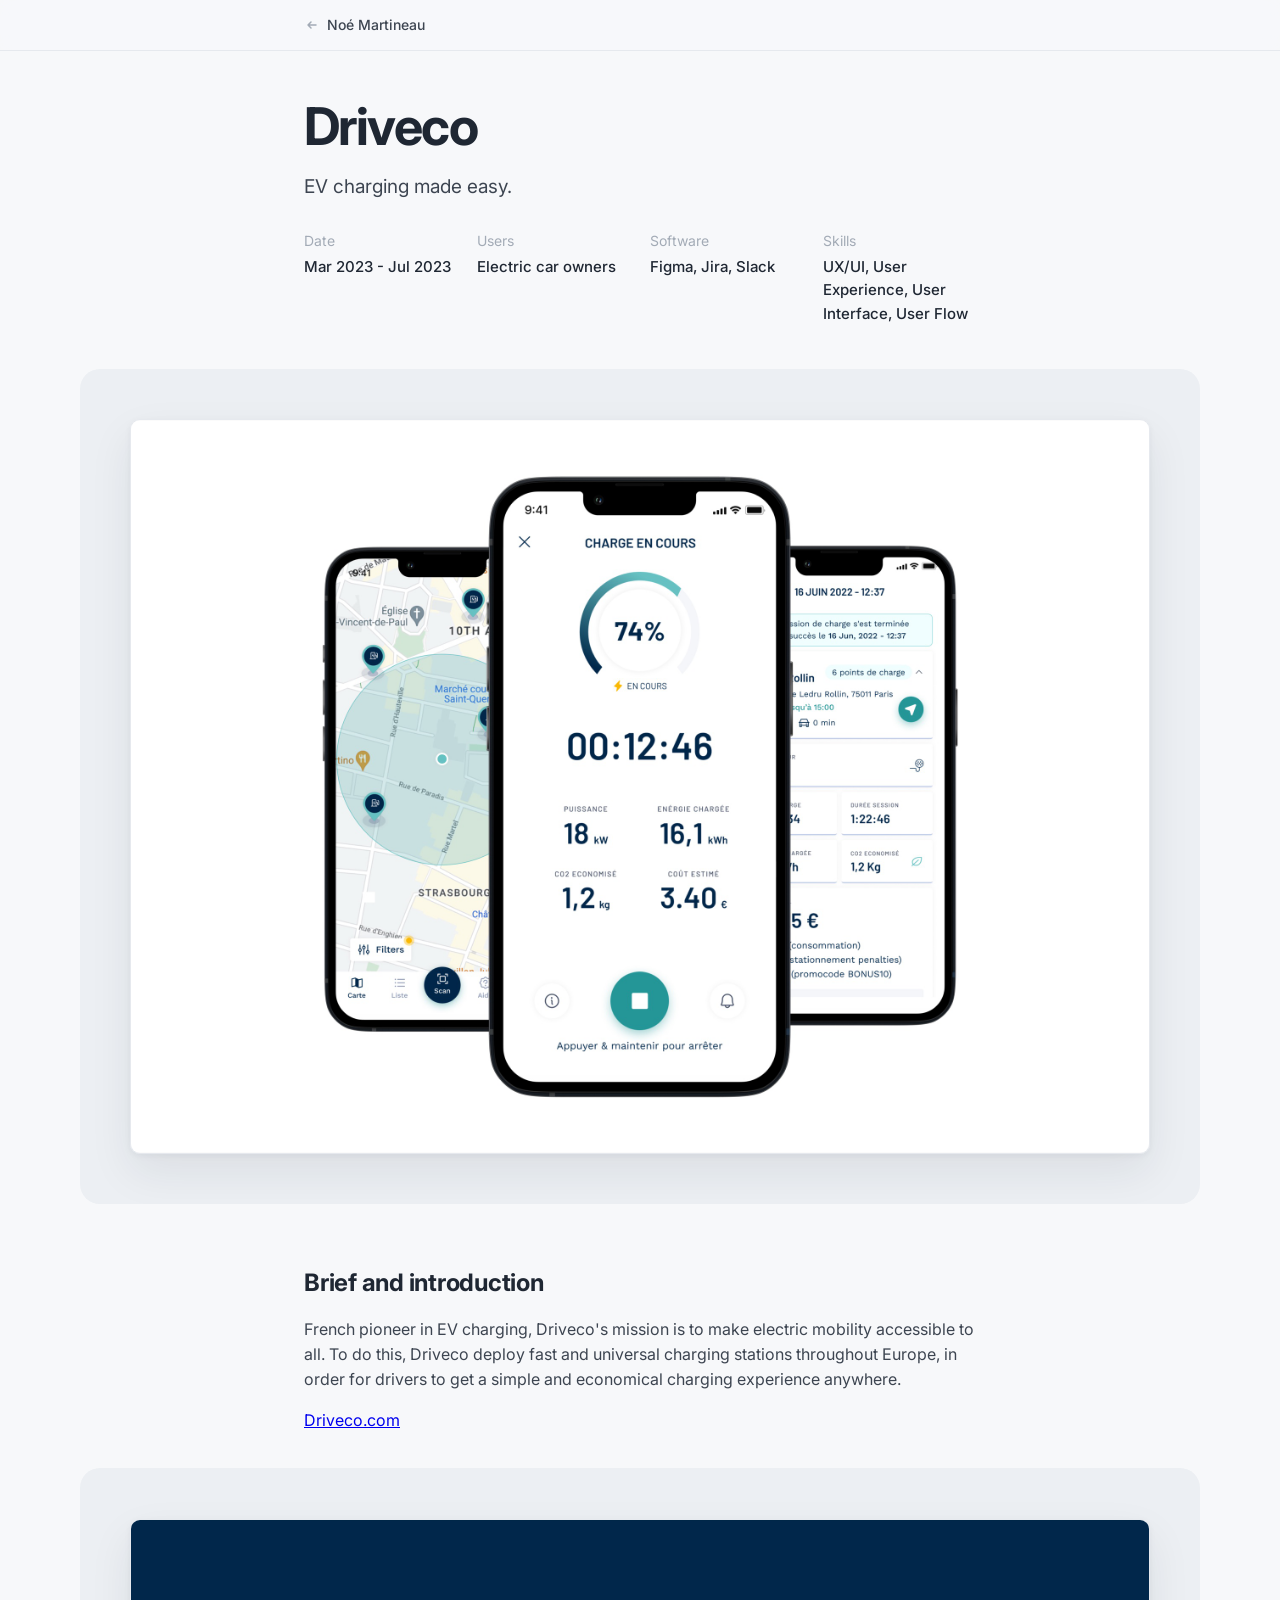
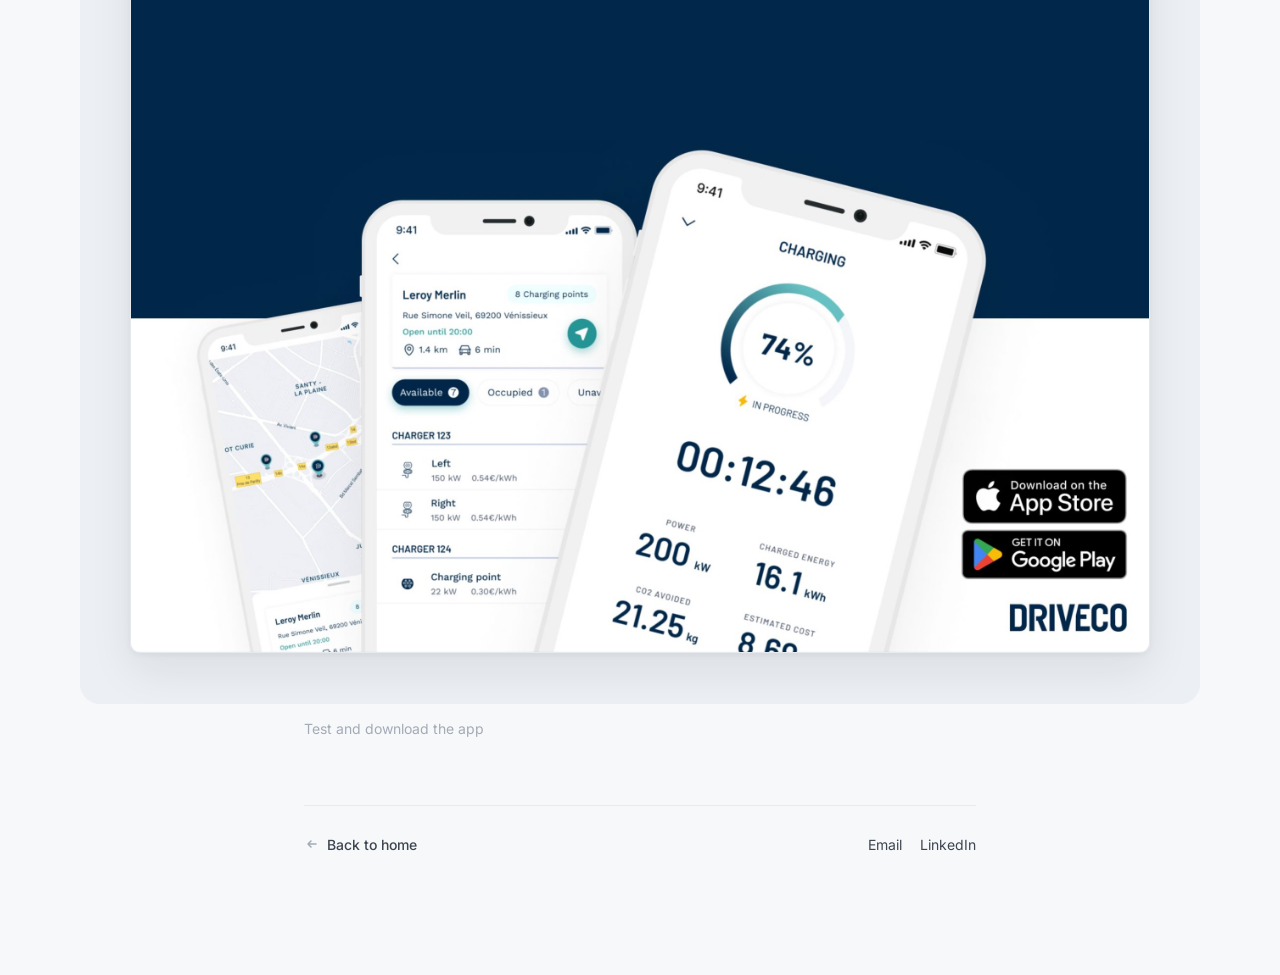
<file: driveco.html>
<!DOCTYPE html>
<html lang="en">
<head>
  <meta charset="UTF-8" />
  <meta name="viewport" content="width=device-width, initial-scale=1.0" />
  <title>Driveco · Noé Martineau</title>
  <link rel="icon" type="image/svg+xml" href="assets/favicon.svg" />
  <meta name="description" content="Driveco: EV charging made easy." />
  <link rel="preconnect" href="https://fonts.googleapis.com" />
  <link rel="preconnect" href="https://fonts.gstatic.com" crossorigin />
  <link href="https://fonts.googleapis.com/css2?family=Inter:wght@400;500;600;700&display=swap" rel="stylesheet" />
  <link rel="stylesheet" href="styles.css" />
</head>
<body>
  <nav class="topnav">
    <a class="topnav__back" href="index.html">
      <svg width="16" height="16" viewBox="0 0 16 16" fill="none" aria-hidden="true">
        <path d="M12 8H4M7 5L4 8l3 3" stroke="currentColor" stroke-width="1.5" stroke-linecap="round" stroke-linejoin="round" />
      </svg>
      Noé Martineau
    </a>
  </nav>

  <article class="page case">
    <!-- Hero -->
    <header class="case__hero">
      <h1 class="case__title">Driveco</h1>
      <p class="case__dek">EV charging made easy.</p>
      <dl class="meta">
        <div class="meta__item"><dt>Date</dt><dd>Mar 2023 - Jul 2023</dd></div>
        <div class="meta__item"><dt>Users</dt><dd>Electric car owners</dd></div>
        <div class="meta__item"><dt>Software</dt><dd>Figma, Jira, Slack</dd></div>
        <div class="meta__item"><dt>Skills</dt><dd>UX/UI, User Experience, User Interface, User Flow</dd></div>
      </dl>
    </header>

    <figure class="canvas canvas--bleed canvas--hero">
      <div class="canvas__stage">
        <img src="assets/driveco/Drivecopres.jpg" alt="Driveco app screens: charging in progress, map of charging points and charge history" />
      </div>
    </figure>

    <!-- Brief -->
    <section class="case-section">
      <h2>Brief and introduction</h2>
      <p>
        French pioneer in EV charging, Driveco's mission is to make electric mobility accessible to all. To do this,
        Driveco deploy fast and universal charging stations throughout Europe, in order for drivers to get a simple
        and economical charging experience anywhere.
      </p>
      <p><a href="https://driveco.com/en/" target="_blank" rel="noopener noreferrer">Driveco.com</a></p>

      <figure class="canvas canvas--bleed">
        <div class="canvas__stage"><img src="assets/driveco/Appstoredriveco.jpg" alt="Driveco on the App Store and Google Play" loading="lazy" /></div>
        <figcaption>Test and download the app</figcaption>
      </figure>
    </section>

    <footer class="case__footer">
      <a class="topnav__back" href="index.html">
        <svg width="16" height="16" viewBox="0 0 16 16" fill="none" aria-hidden="true">
          <path d="M12 8H4M7 5L4 8l3 3" stroke="currentColor" stroke-width="1.5" stroke-linecap="round" stroke-linejoin="round" />
        </svg>
        Back to home
      </a>
      <nav class="site-footer__links" aria-label="Contact">
        <a href="mailto:noemartineaudu85@gmail.com">Email</a>
        <a href="https://www.linkedin.com/in/noemartineau/" target="_blank" rel="noopener noreferrer">LinkedIn</a>
      </nav>
    </footer>
  </article>
</body>
</html>
</file>
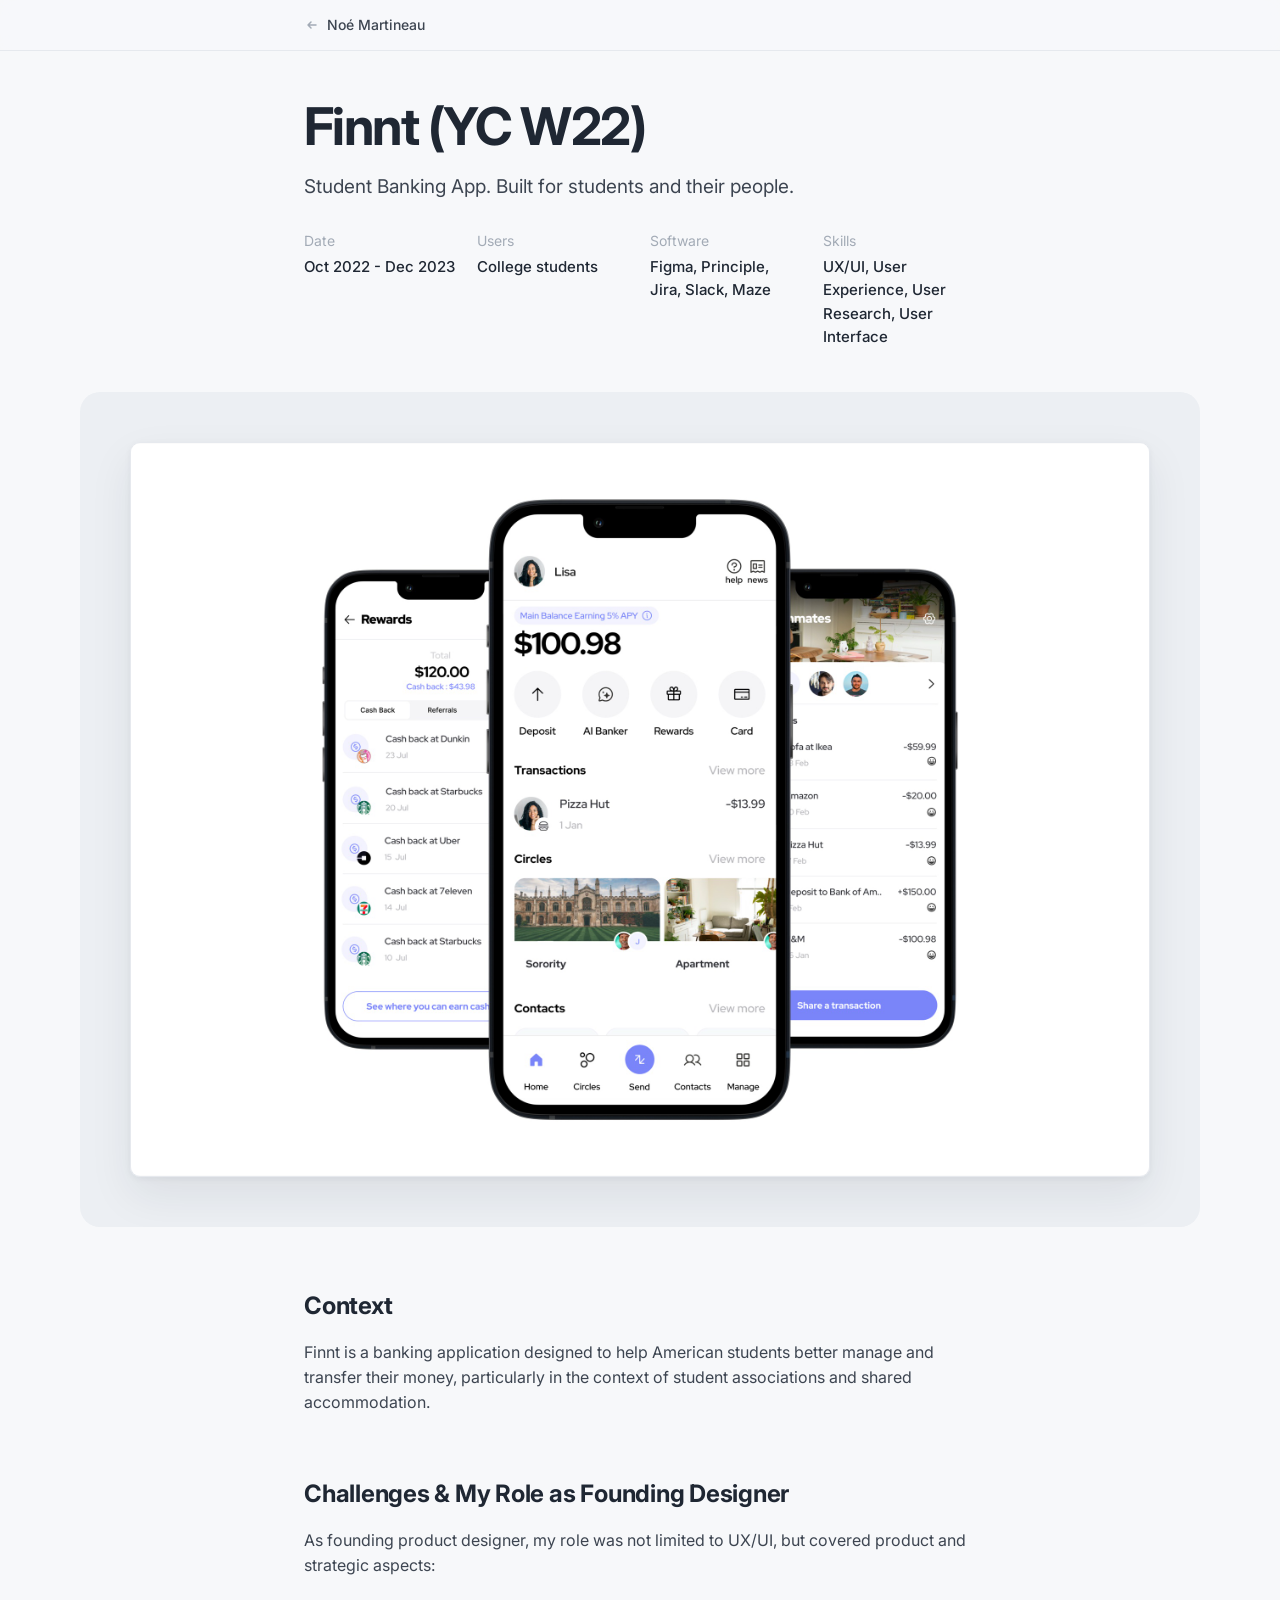
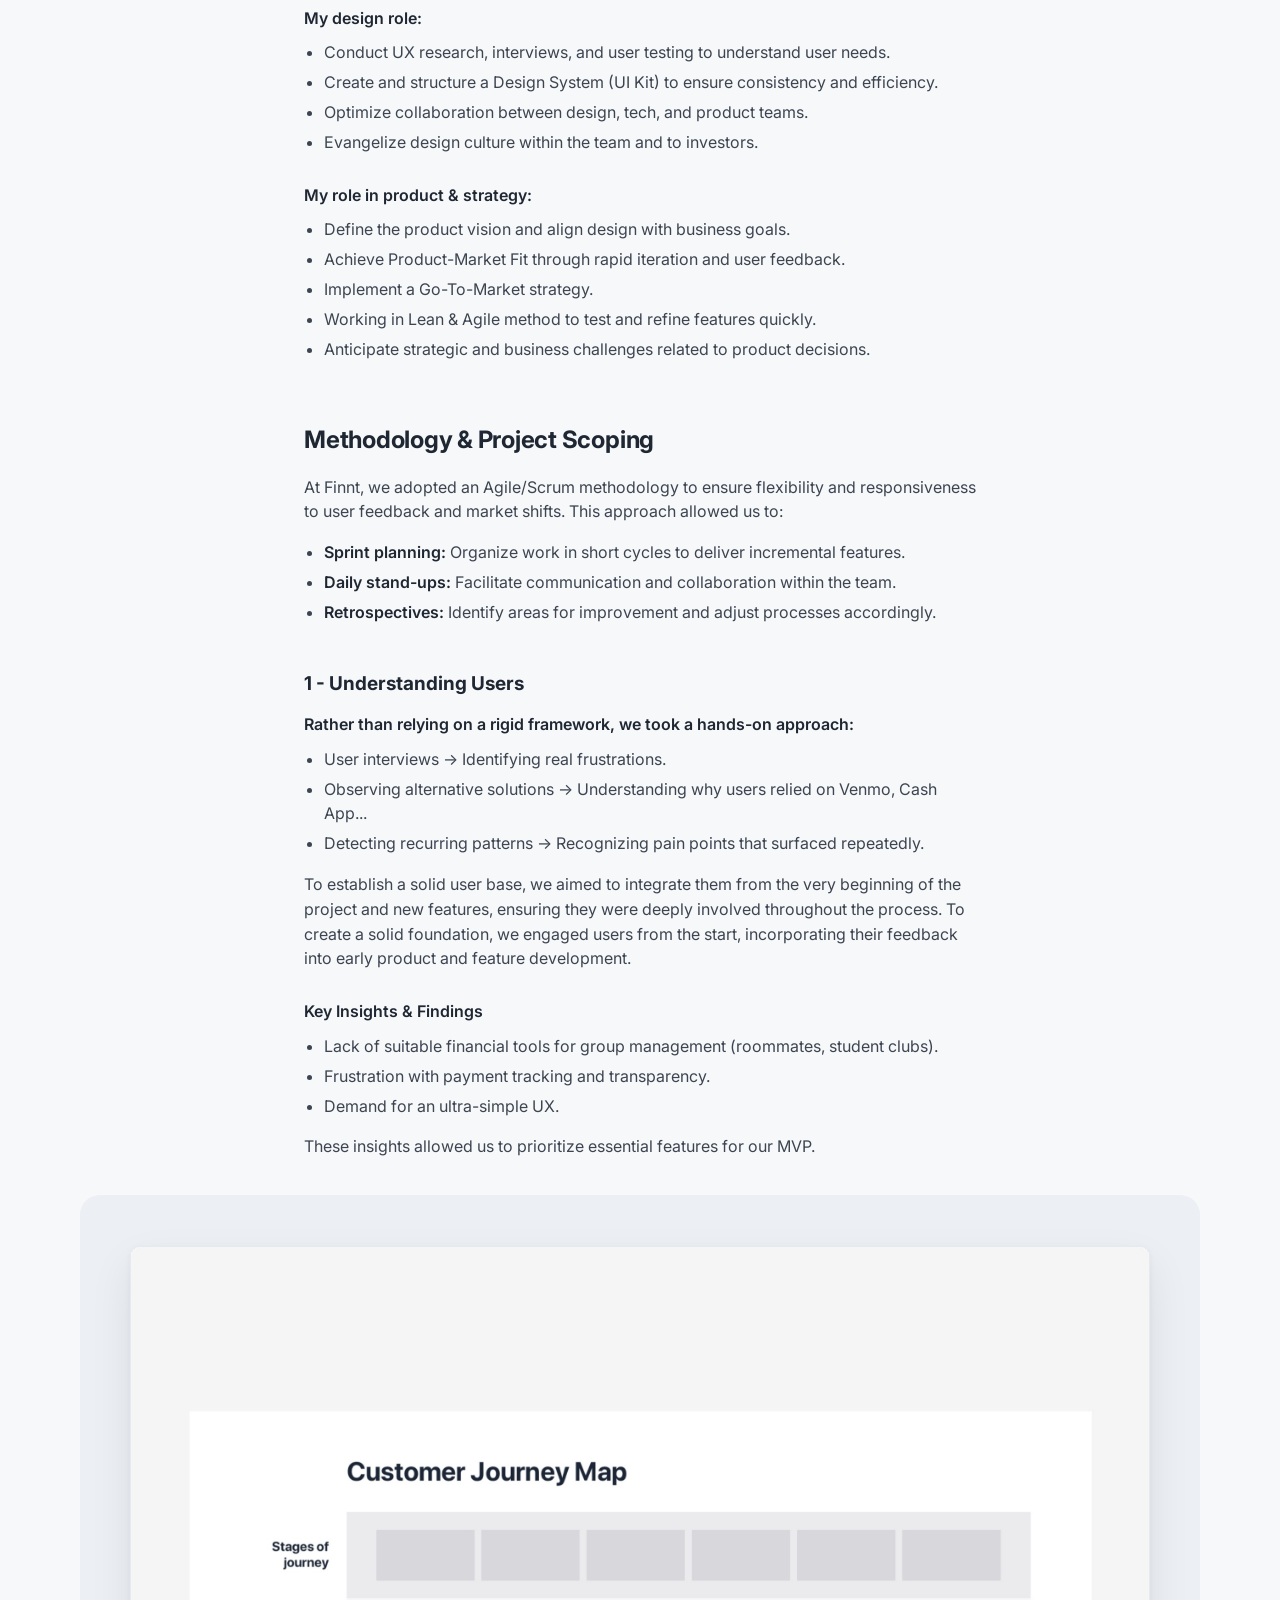
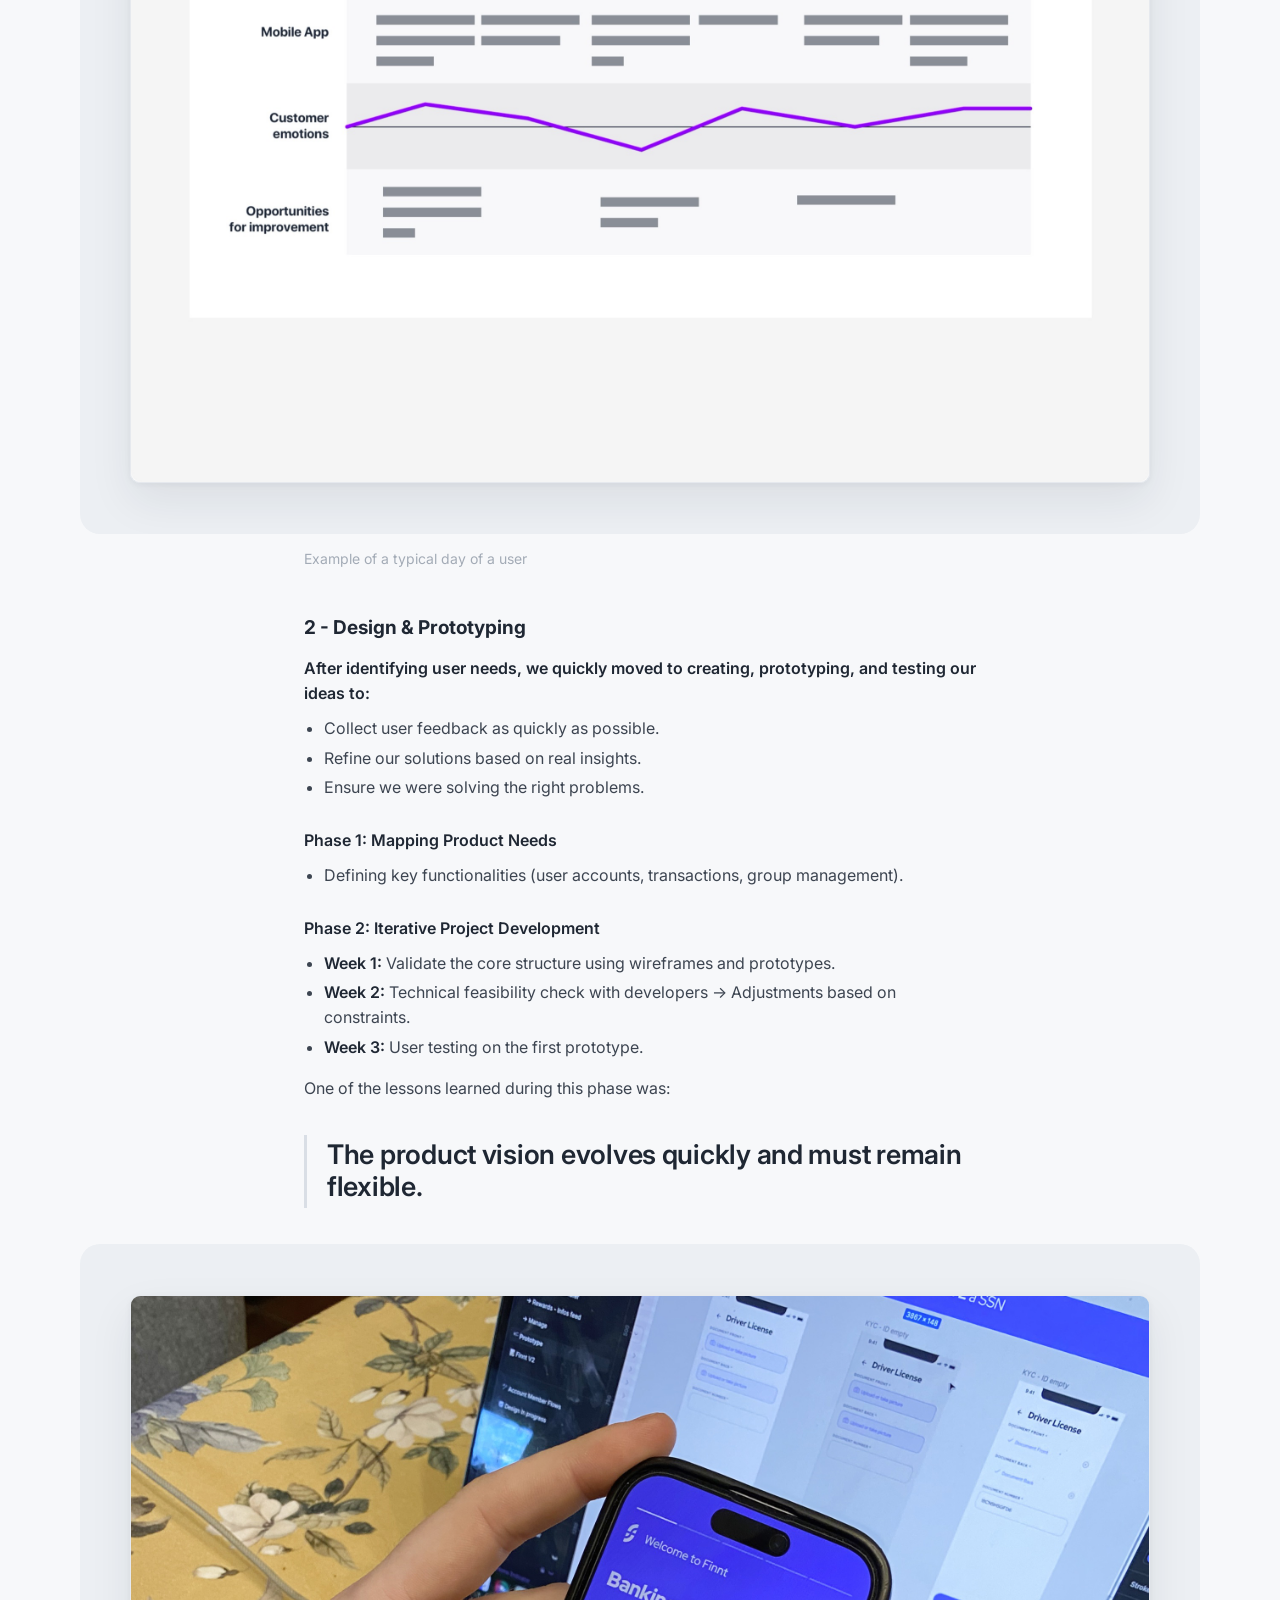
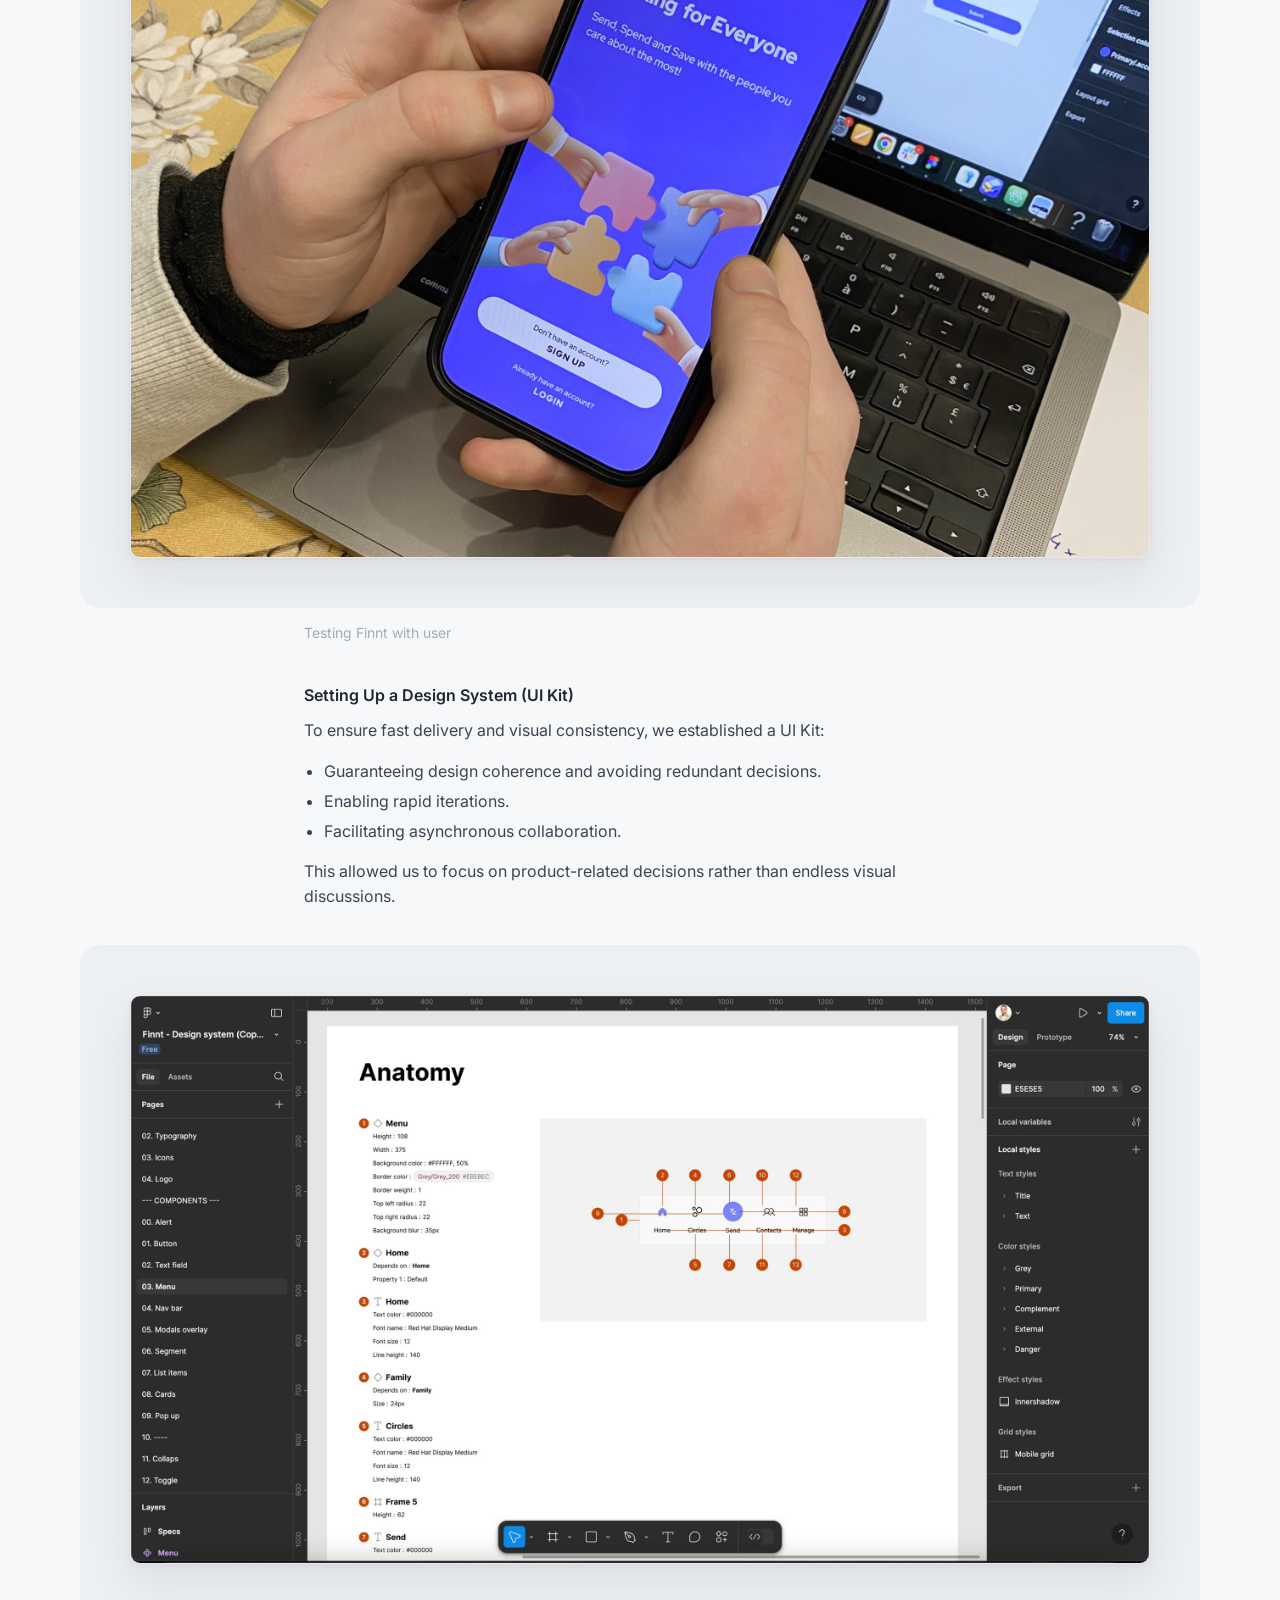
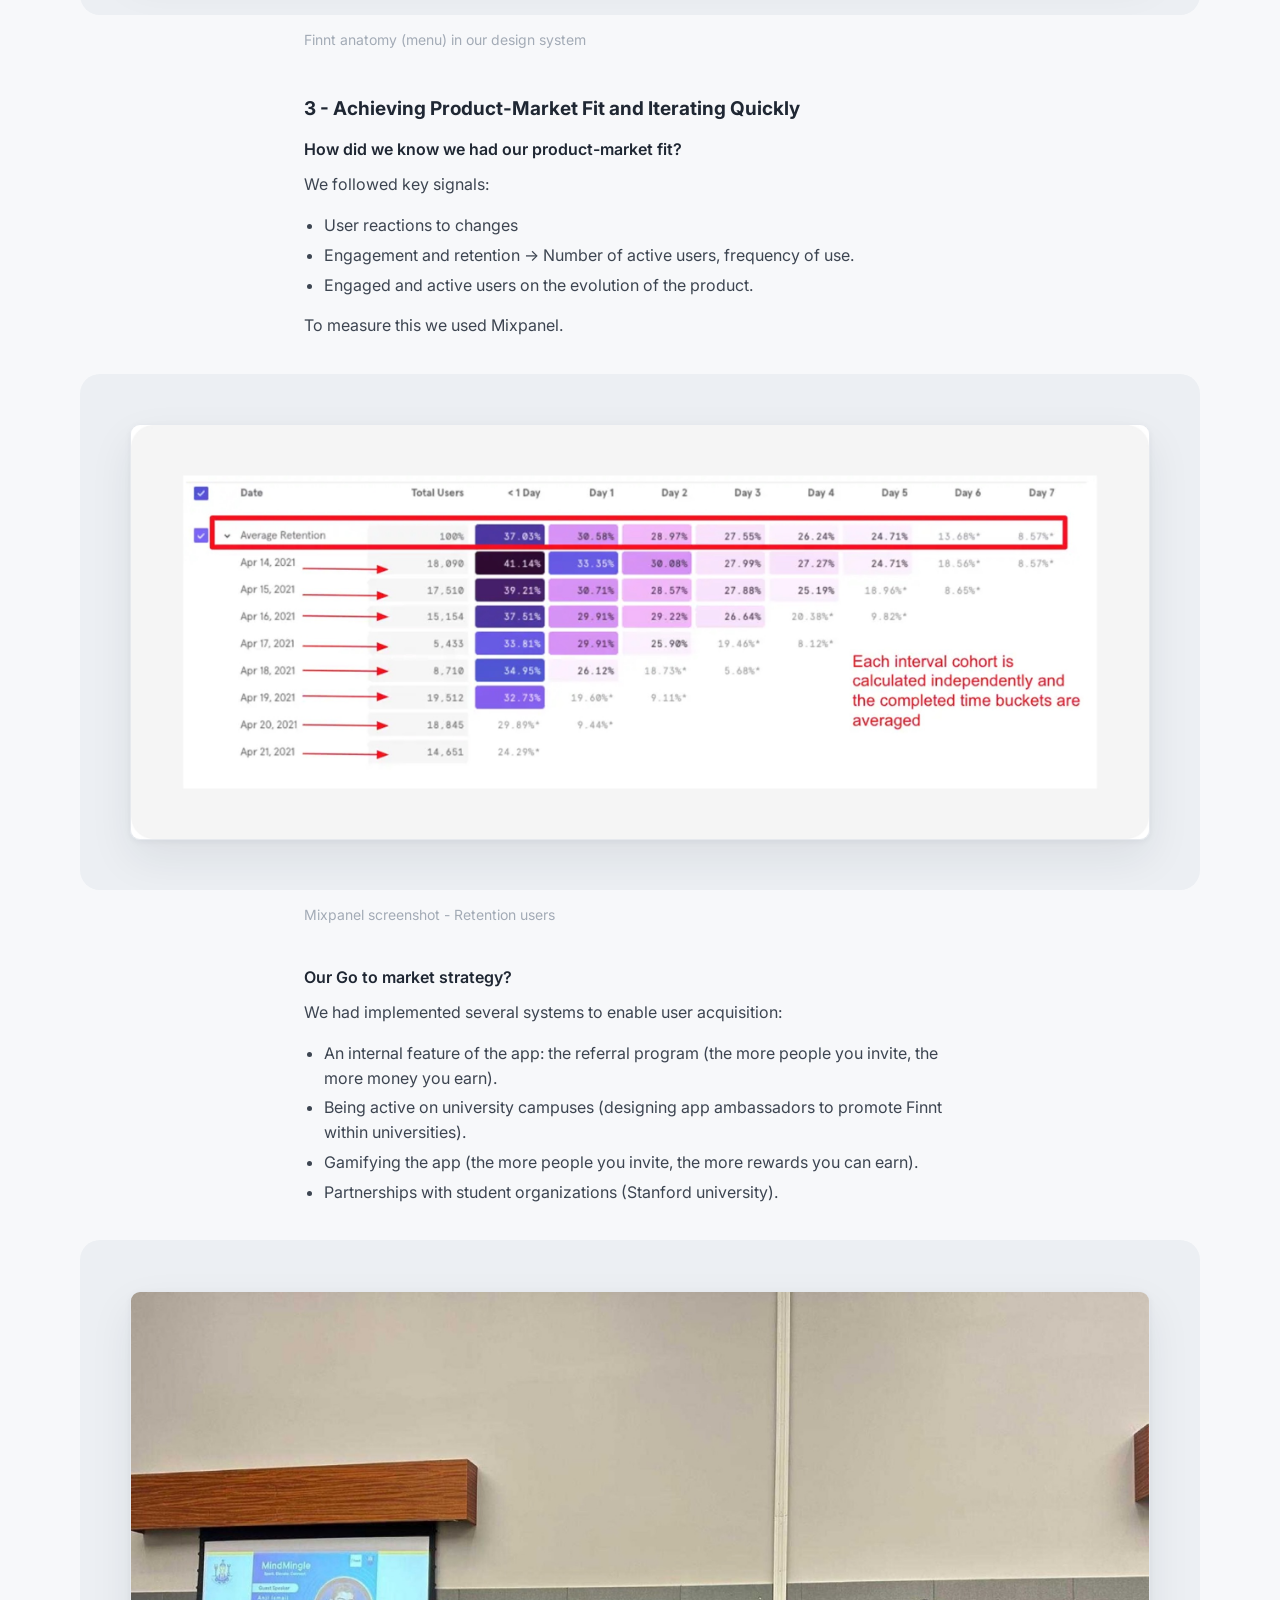
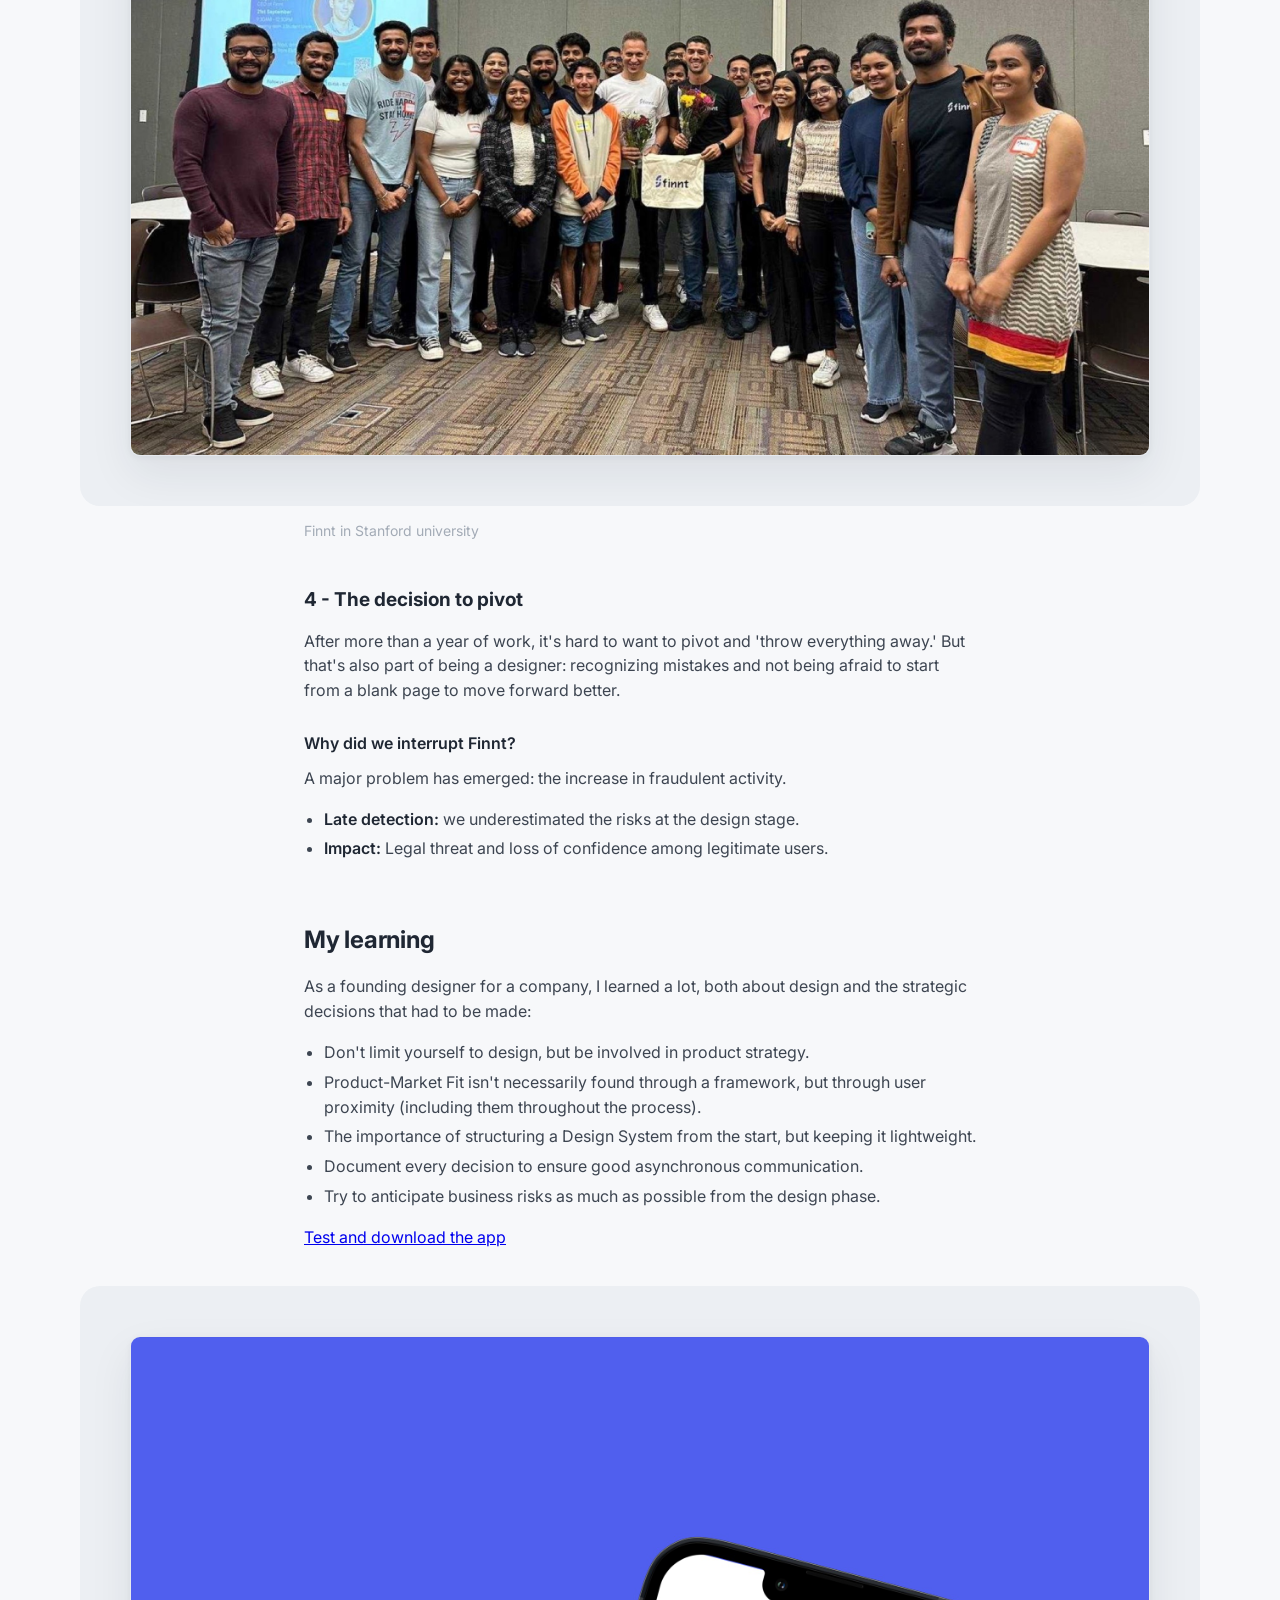
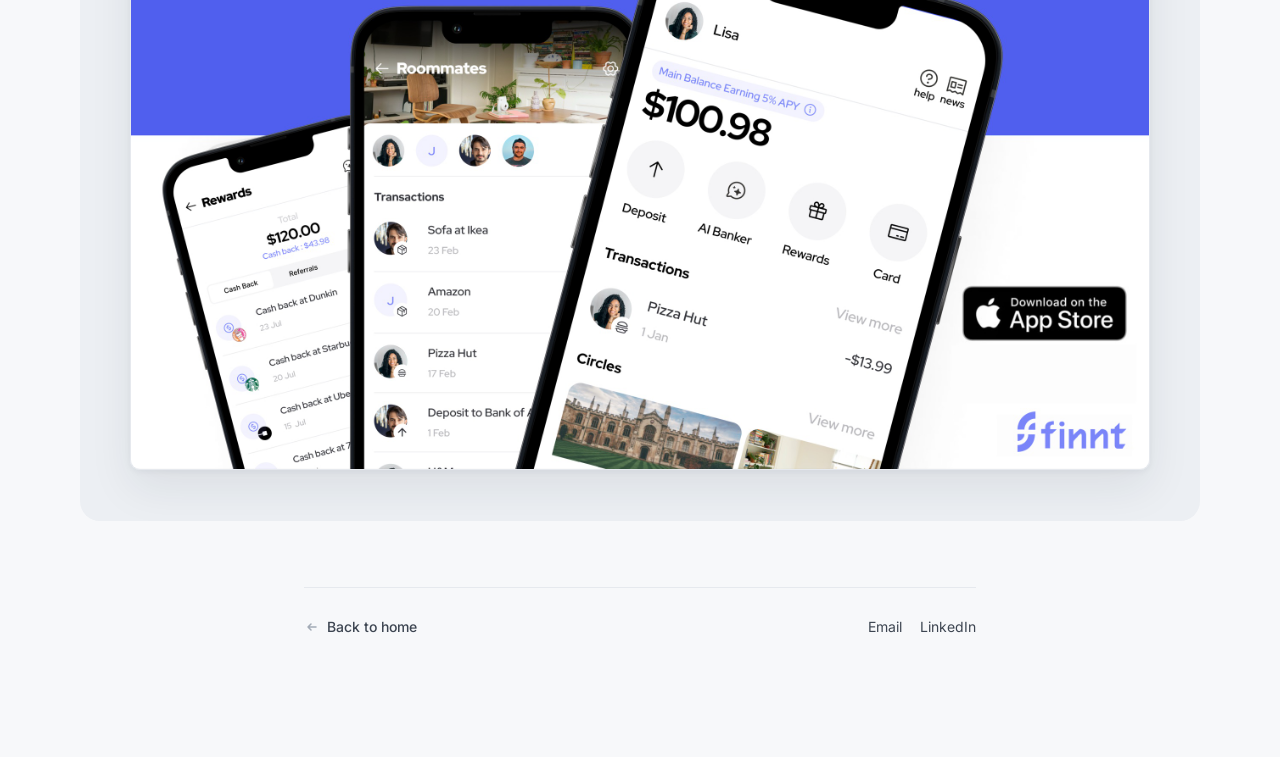
<file: finnt.html>
<!DOCTYPE html>
<html lang="en">
<head>
  <meta charset="UTF-8" />
  <meta name="viewport" content="width=device-width, initial-scale=1.0" />
  <title>Finnt · Noé Martineau</title>
  <link rel="icon" type="image/svg+xml" href="assets/favicon.svg" />
  <meta name="description" content="Case study: Finnt (YC W22), a student banking app built for students and their people." />
  <link rel="preconnect" href="https://fonts.googleapis.com" />
  <link rel="preconnect" href="https://fonts.gstatic.com" crossorigin />
  <link href="https://fonts.googleapis.com/css2?family=Inter:wght@400;500;600;700&display=swap" rel="stylesheet" />
  <link rel="stylesheet" href="styles.css" />
</head>
<body>
  <nav class="topnav">
    <a class="topnav__back" href="index.html">
      <svg width="16" height="16" viewBox="0 0 16 16" fill="none" aria-hidden="true">
        <path d="M12 8H4M7 5L4 8l3 3" stroke="currentColor" stroke-width="1.5" stroke-linecap="round" stroke-linejoin="round" />
      </svg>
      Noé Martineau
    </a>
  </nav>

  <article class="page case">
    <!-- Hero -->
    <header class="case__hero">
      <h1 class="case__title">Finnt (YC W22)</h1>
      <p class="case__dek">Student Banking App. Built for students and their people.</p>
      <dl class="meta">
        <div class="meta__item"><dt>Date</dt><dd>Oct 2022 - Dec 2023</dd></div>
        <div class="meta__item"><dt>Users</dt><dd>College students</dd></div>
        <div class="meta__item"><dt>Software</dt><dd>Figma, Principle, Jira, Slack, Maze</dd></div>
        <div class="meta__item"><dt>Skills</dt><dd>UX/UI, User Experience, User Research, User Interface</dd></div>
      </dl>
    </header>

    <figure class="canvas canvas--bleed canvas--hero">
      <div class="canvas__stage">
        <img src="assets/finnt/interi.jpg" alt="Finnt app screens: home with balance, rewards and roommates circle" />
      </div>
    </figure>

    <!-- Context -->
    <section class="case-section">
      <h2>Context</h2>
      <p>
        Finnt is a banking application designed to help American students better manage and transfer their
        money, particularly in the context of student associations and shared accommodation.
      </p>
    </section>

    <!-- Role -->
    <section class="case-section">
      <h2>Challenges &amp; My Role as Founding Designer</h2>
      <p>As founding product designer, my role was not limited to UX/UI, but covered product and strategic aspects:</p>

      <h4>My design role:</h4>
      <ul class="case-list">
        <li>Conduct UX research, interviews, and user testing to understand user needs.</li>
        <li>Create and structure a Design System (UI Kit) to ensure consistency and efficiency.</li>
        <li>Optimize collaboration between design, tech, and product teams.</li>
        <li>Evangelize design culture within the team and to investors.</li>
      </ul>

      <h4>My role in product &amp; strategy:</h4>
      <ul class="case-list">
        <li>Define the product vision and align design with business goals.</li>
        <li>Achieve Product-Market Fit through rapid iteration and user feedback.</li>
        <li>Implement a Go-To-Market strategy.</li>
        <li>Working in Lean &amp; Agile method to test and refine features quickly.</li>
        <li>Anticipate strategic and business challenges related to product decisions.</li>
      </ul>
    </section>

    <!-- Methodology -->
    <section class="case-section">
      <h2>Methodology &amp; Project Scoping</h2>
      <p>
        At Finnt, we adopted an Agile/Scrum methodology to ensure flexibility and responsiveness to user feedback
        and market shifts. This approach allowed us to:
      </p>
      <ul class="case-list">
        <li><strong>Sprint planning:</strong> Organize work in short cycles to deliver incremental features.</li>
        <li><strong>Daily stand-ups:</strong> Facilitate communication and collaboration within the team.</li>
        <li><strong>Retrospectives:</strong> Identify areas for improvement and adjust processes accordingly.</li>
      </ul>

      <h3>1 - Understanding Users</h3>
      <h4>Rather than relying on a rigid framework, we took a hands-on approach:</h4>
      <ul class="case-list">
        <li>User interviews → Identifying real frustrations.</li>
        <li>Observing alternative solutions → Understanding why users relied on Venmo, Cash App...</li>
        <li>Detecting recurring patterns → Recognizing pain points that surfaced repeatedly.</li>
      </ul>
      <p>
        To establish a solid user base, we aimed to integrate them from the very beginning of the project and new
        features, ensuring they were deeply involved throughout the process. To create a solid foundation, we
        engaged users from the start, incorporating their feedback into early product and feature development.
      </p>

      <h4>Key Insights &amp; Findings</h4>
      <ul class="case-list">
        <li>Lack of suitable financial tools for group management (roommates, student clubs).</li>
        <li>Frustration with payment tracking and transparency.</li>
        <li>Demand for an ultra-simple UX.</li>
      </ul>
      <p>These insights allowed us to prioritize essential features for our MVP.</p>
      <figure class="canvas canvas--bleed">
        <div class="canvas__stage"><img src="assets/finnt/jm1.jpg" alt="Customer journey map: stages of the journey, mobile app, customer emotions and opportunities for improvement" loading="lazy" /></div>
        <figcaption>Example of a typical day of a user</figcaption>
      </figure>

      <h3>2 - Design &amp; Prototyping</h3>
      <h4>After identifying user needs, we quickly moved to creating, prototyping, and testing our ideas to:</h4>
      <ul class="case-list">
        <li>Collect user feedback as quickly as possible.</li>
        <li>Refine our solutions based on real insights.</li>
        <li>Ensure we were solving the right problems.</li>
      </ul>

      <h4>Phase 1: Mapping Product Needs</h4>
      <ul class="case-list">
        <li>Defining key functionalities (user accounts, transactions, group management).</li>
      </ul>

      <h4>Phase 2: Iterative Project Development</h4>
      <ul class="case-list">
        <li><strong>Week 1:</strong> Validate the core structure using wireframes and prototypes.</li>
        <li><strong>Week 2:</strong> Technical feasibility check with developers → Adjustments based on constraints.</li>
        <li><strong>Week 3:</strong> User testing on the first prototype.</li>
      </ul>
      <p>One of the lessons learned during this phase was:</p>
      <blockquote class="pull">The product vision evolves quickly and must remain flexible.</blockquote>
      <figure class="canvas canvas--bleed">
        <div class="canvas__stage"><img src="assets/finnt/noefinnt.jpg" alt="Testing Finnt with a user" loading="lazy" /></div>
        <figcaption>Testing Finnt with user</figcaption>
      </figure>

      <h4>Setting Up a Design System (UI Kit)</h4>
      <p>To ensure fast delivery and visual consistency, we established a UI Kit:</p>
      <ul class="case-list">
        <li>Guaranteeing design coherence and avoiding redundant decisions.</li>
        <li>Enabling rapid iterations.</li>
        <li>Facilitating asynchronous collaboration.</li>
      </ul>
      <p>This allowed us to focus on product-related decisions rather than endless visual discussions.</p>
      <figure class="canvas canvas--bleed">
        <div class="canvas__stage"><img src="assets/finnt/designsystem.jpg" alt="Anatomy of the Finnt menu component in the design system" loading="lazy" /></div>
        <figcaption>Finnt anatomy (menu) in our design system</figcaption>
      </figure>

      <h3>3 - Achieving Product-Market Fit and Iterating Quickly</h3>
      <h4>How did we know we had our product-market fit?</h4>
      <p>We followed key signals:</p>
      <ul class="case-list">
        <li>User reactions to changes</li>
        <li>Engagement and retention → Number of active users, frequency of use.</li>
        <li>Engaged and active users on the evolution of the product.</li>
      </ul>
      <p>To measure this we used Mixpanel.</p>
      <figure class="canvas canvas--bleed">
        <div class="canvas__stage"><img src="assets/finnt/retentionuser.jpg" alt="Mixpanel retention chart for Finnt users" loading="lazy" /></div>
        <figcaption>Mixpanel screenshot - Retention users</figcaption>
      </figure>

      <h4>Our Go to market strategy?</h4>
      <p>We had implemented several systems to enable user acquisition:</p>
      <ul class="case-list">
        <li>An internal feature of the app: the referral program (the more people you invite, the more money you earn).</li>
        <li>Being active on university campuses (designing app ambassadors to promote Finnt within universities).</li>
        <li>Gamifying the app (the more people you invite, the more rewards you can earn).</li>
        <li>Partnerships with student organizations (Stanford university).</li>
      </ul>
      <figure class="canvas canvas--bleed">
        <div class="canvas__stage"><img src="assets/finnt/finnt_student.jpg" alt="Finnt at Stanford University" loading="lazy" /></div>
        <figcaption>Finnt in Stanford university</figcaption>
      </figure>

      <h3>4 - The decision to pivot</h3>
      <p>
        After more than a year of work, it's hard to want to pivot and 'throw everything away.' But that's also
        part of being a designer: recognizing mistakes and not being afraid to start from a blank page to move
        forward better.
      </p>
      <h4>Why did we interrupt Finnt?</h4>
      <p>A major problem has emerged: the increase in fraudulent activity.</p>
      <ul class="case-list">
        <li><strong>Late detection:</strong> we underestimated the risks at the design stage.</li>
        <li><strong>Impact:</strong> Legal threat and loss of confidence among legitimate users.</li>
      </ul>
    </section>

    <!-- Learning -->
    <section class="case-section">
      <h2>My learning</h2>
      <p>As a founding designer for a company, I learned a lot, both about design and the strategic decisions that had to be made:</p>
      <ul class="case-list">
        <li>Don't limit yourself to design, but be involved in product strategy.</li>
        <li>Product-Market Fit isn't necessarily found through a framework, but through user proximity (including them throughout the process).</li>
        <li>The importance of structuring a Design System from the start, but keeping it lightweight.</li>
        <li>Document every decision to ensure good asynchronous communication.</li>
        <li>Try to anticipate business risks as much as possible from the design phase.</li>
      </ul>

      <p><a href="https://apps.apple.com/us/app/finnt-save-spend-together/id6444541148" target="_blank" rel="noopener noreferrer">Test and download the app</a></p>
      <figure class="canvas canvas--bleed">
        <div class="canvas__stage"><img src="assets/finnt/Appstorefinnt.jpg" alt="Finnt on the App Store" loading="lazy" /></div>
      </figure>
    </section>

    <footer class="case__footer">
      <a class="topnav__back" href="index.html">
        <svg width="16" height="16" viewBox="0 0 16 16" fill="none" aria-hidden="true">
          <path d="M12 8H4M7 5L4 8l3 3" stroke="currentColor" stroke-width="1.5" stroke-linecap="round" stroke-linejoin="round" />
        </svg>
        Back to home
      </a>
      <nav class="site-footer__links" aria-label="Contact">
        <a href="mailto:noemartineaudu85@gmail.com">Email</a>
        <a href="https://www.linkedin.com/in/noemartineau/" target="_blank" rel="noopener noreferrer">LinkedIn</a>
      </nav>
    </footer>
  </article>
</body>
</html>
</file>
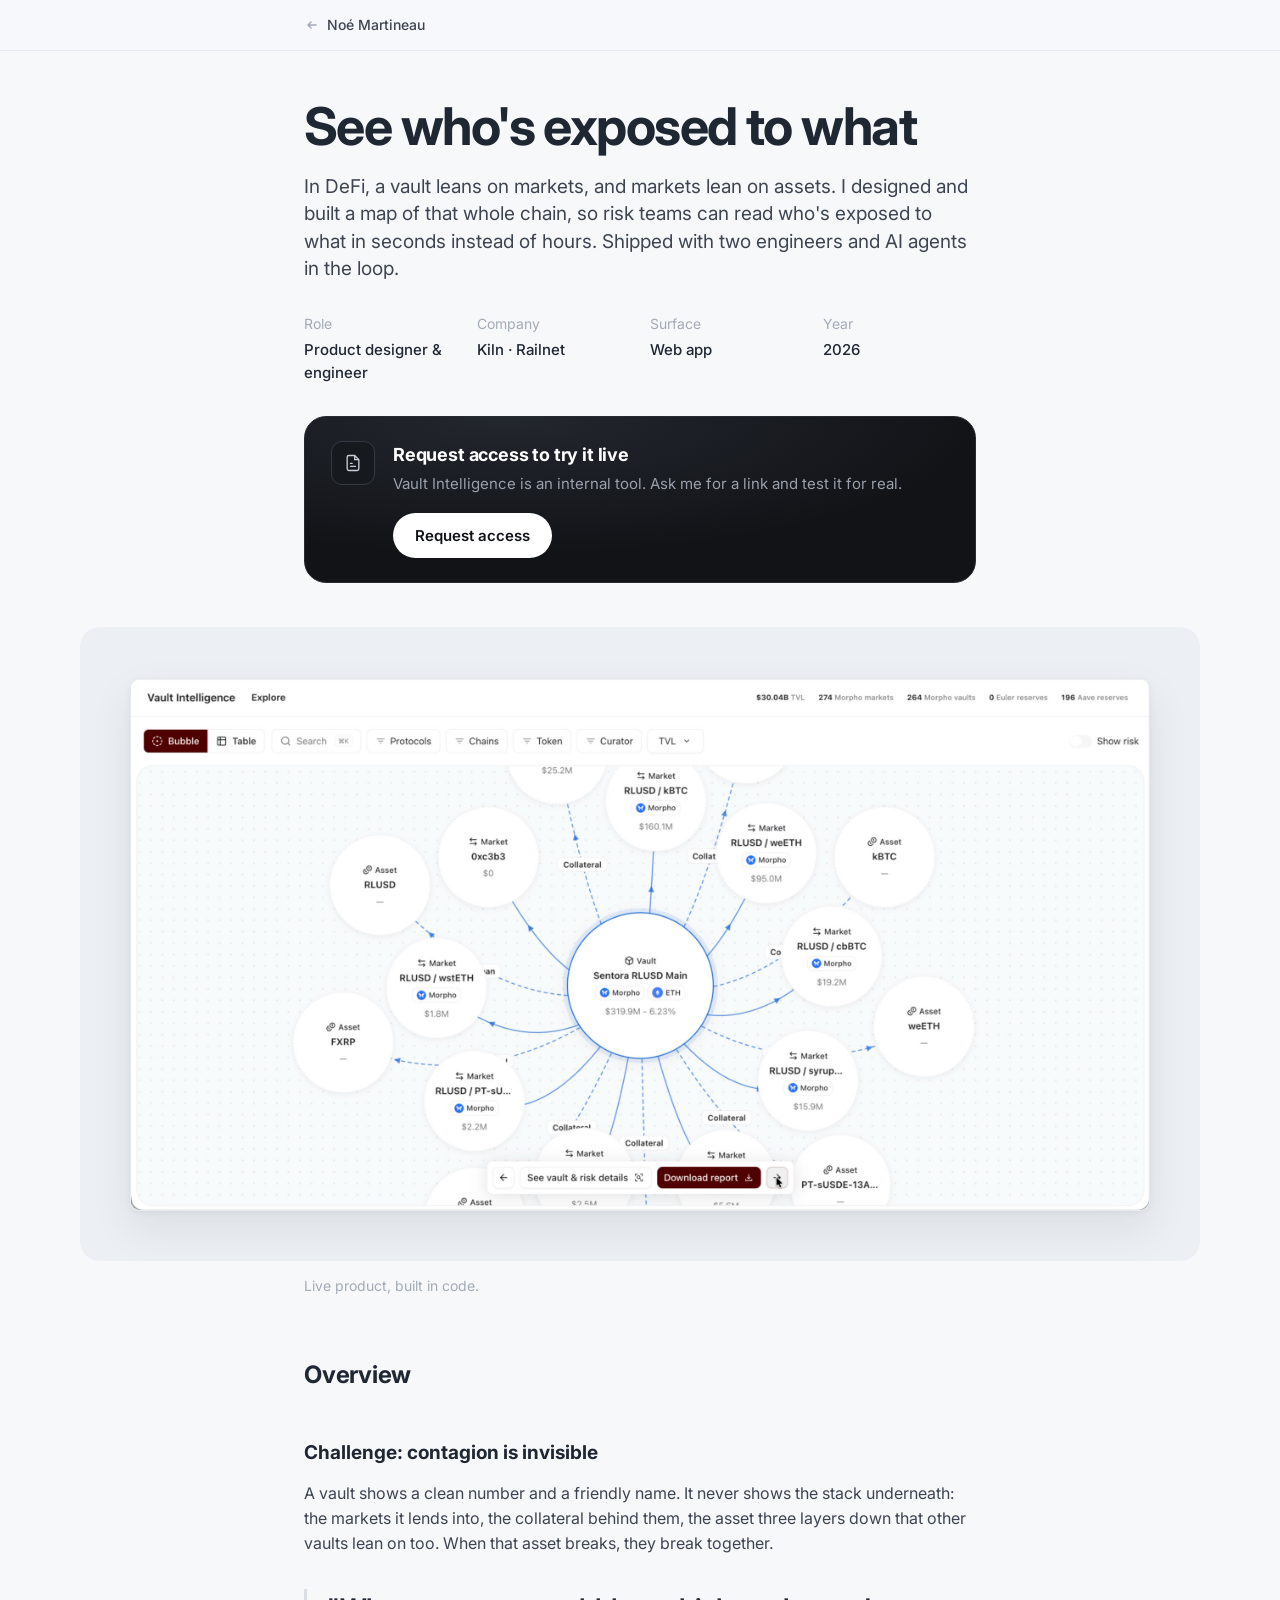
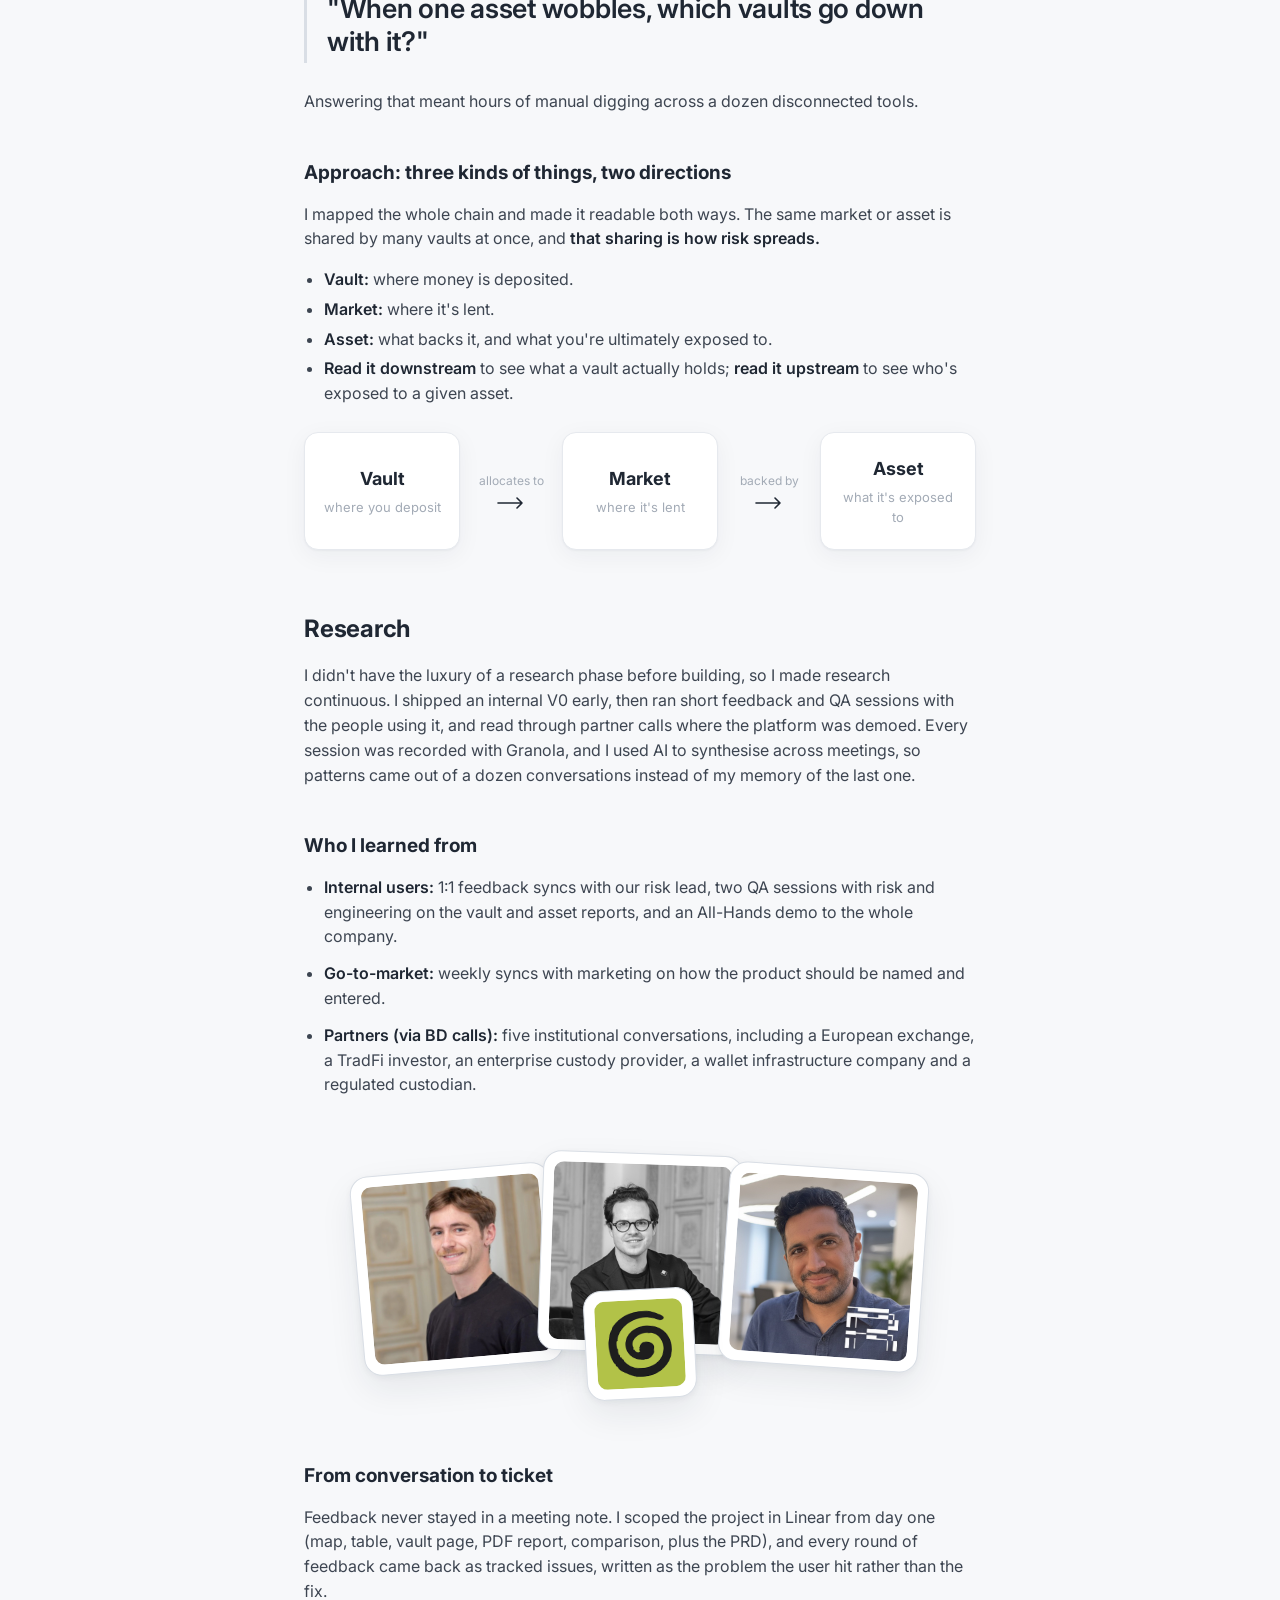
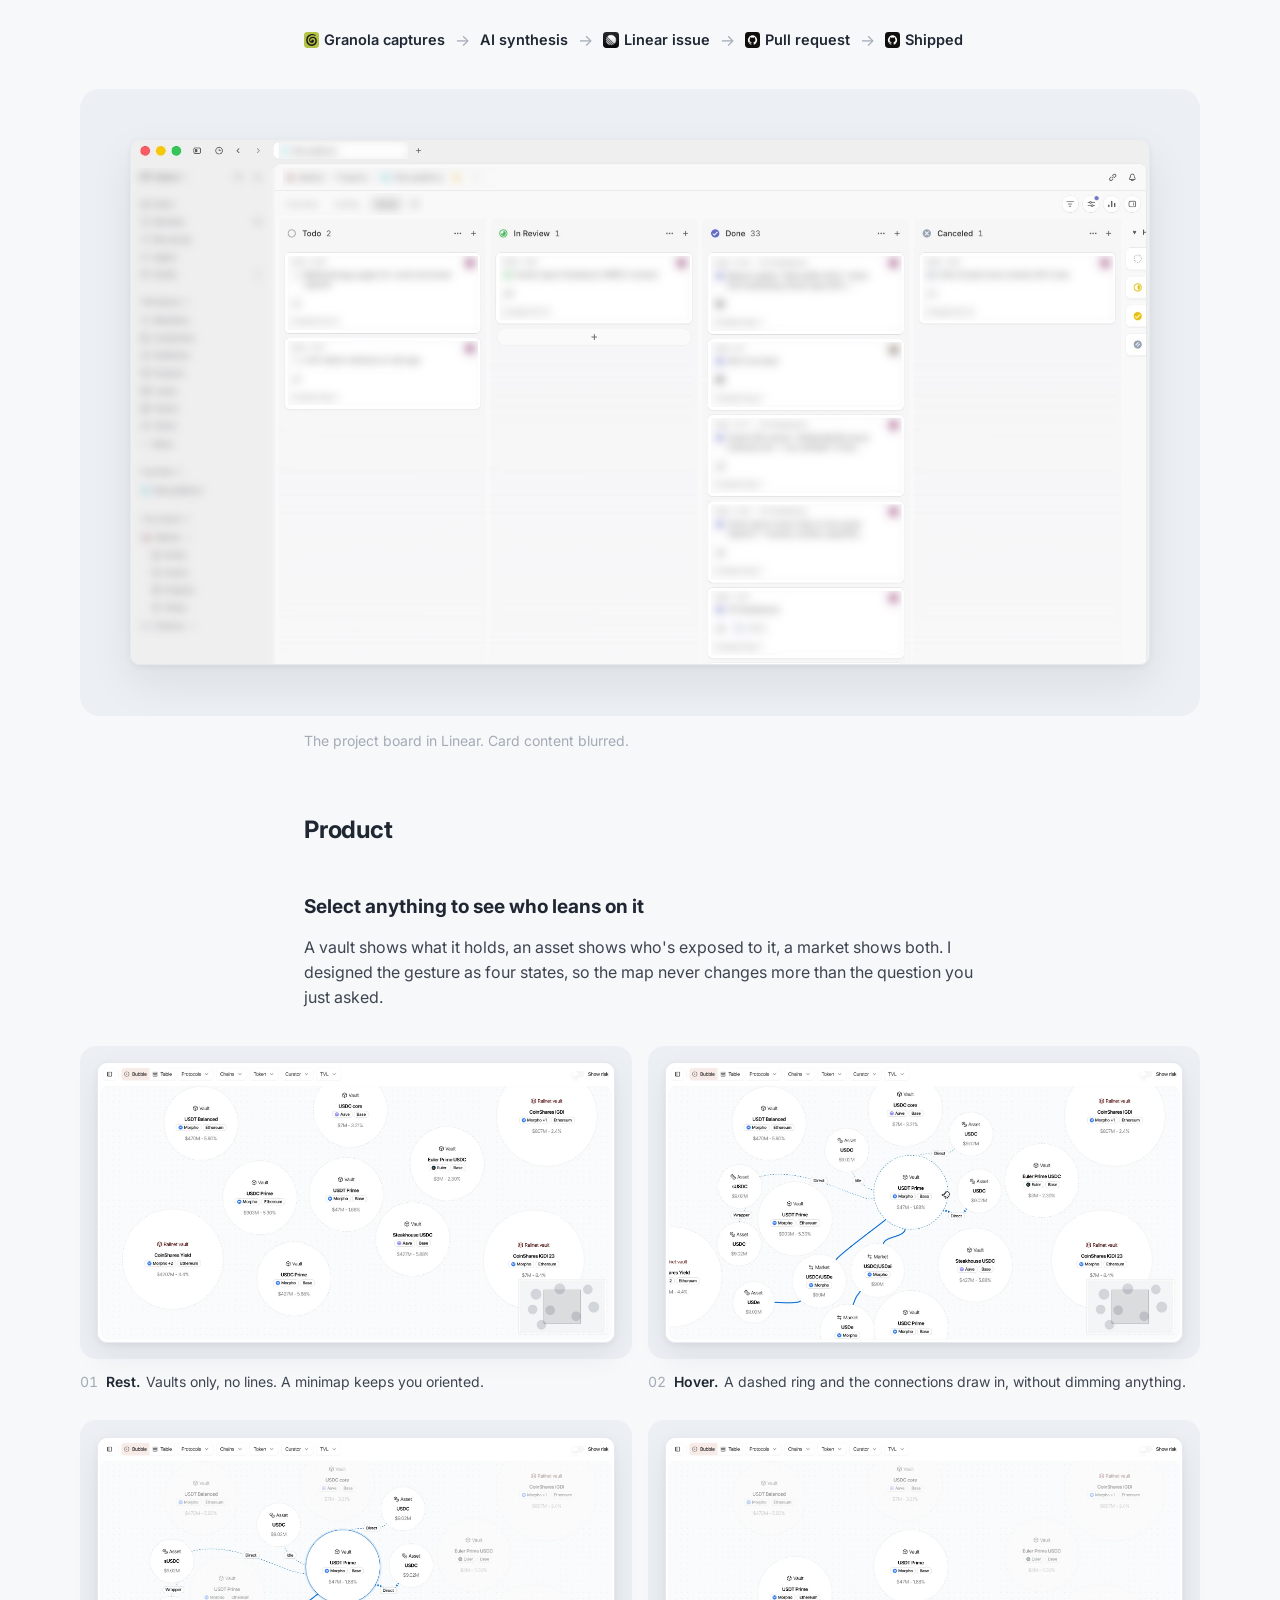
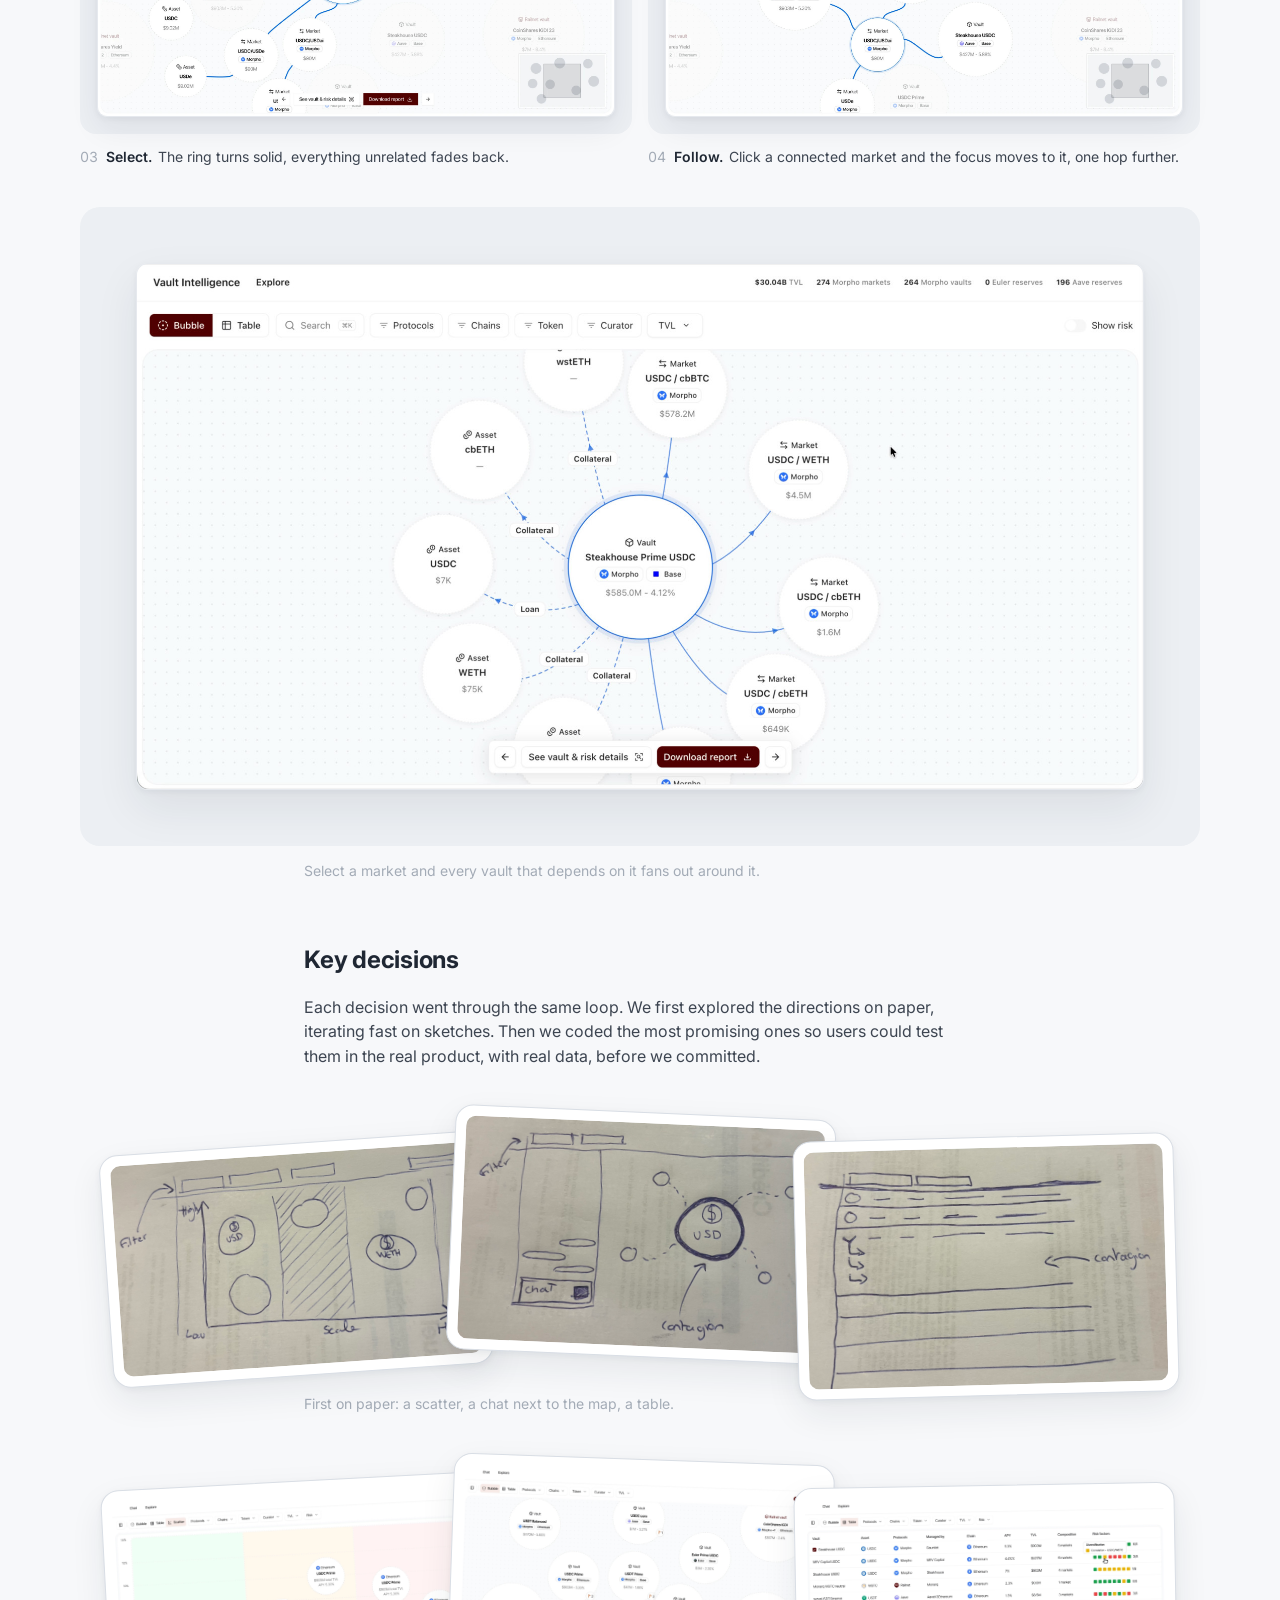
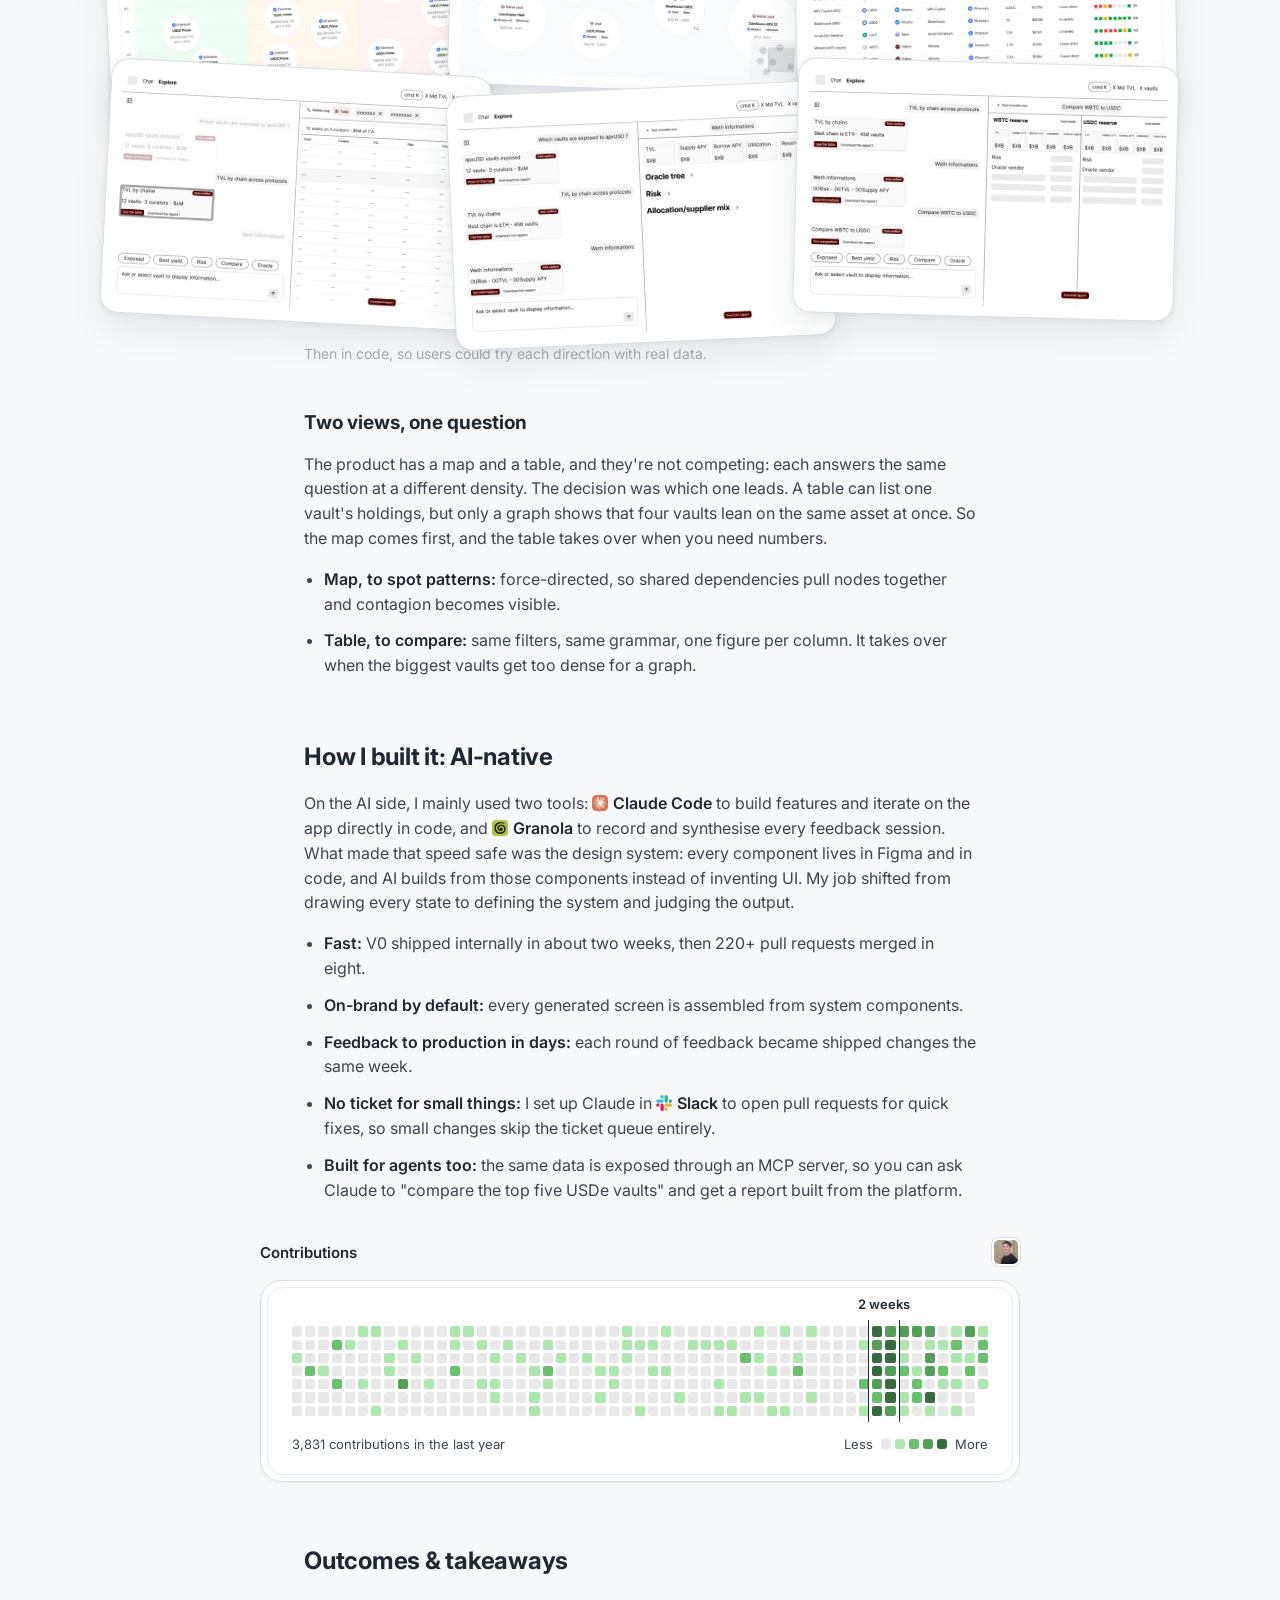
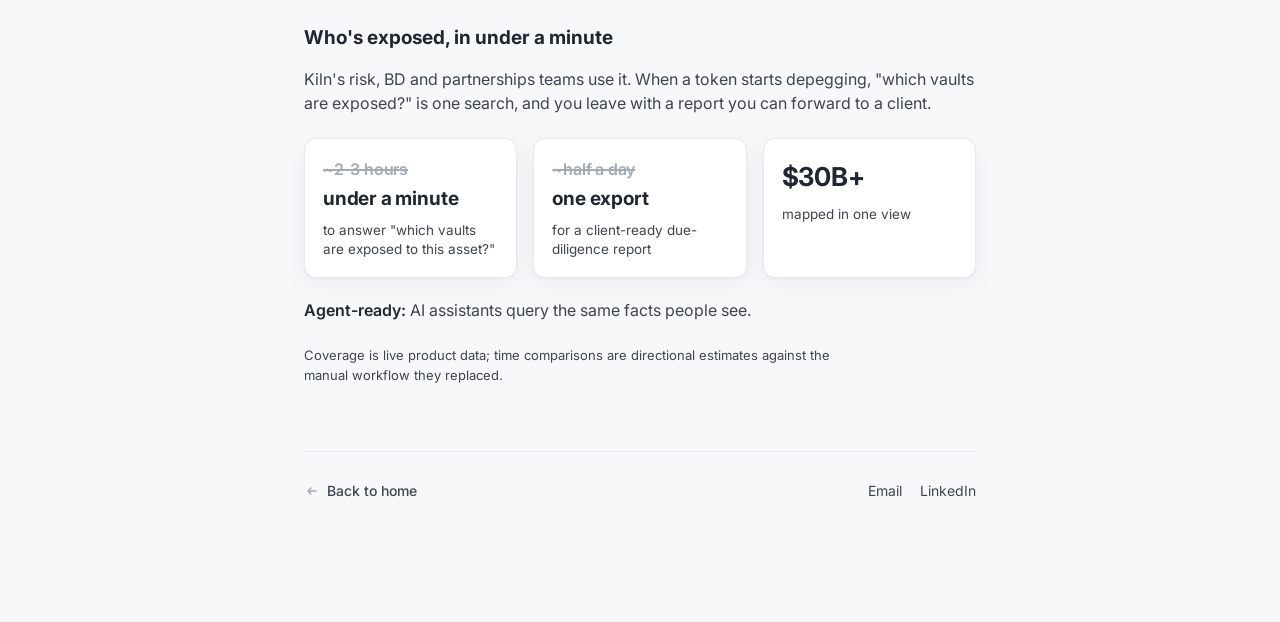
<file: vault-intelligence.html>
<!DOCTYPE html>
<html lang="en">
<head>
  <meta charset="UTF-8" />
  <meta name="viewport" content="width=device-width, initial-scale=1.0" />
  <title>Vault Intelligence · Noé Martineau</title>
  <link rel="icon" type="image/svg+xml" href="assets/favicon.svg" />
  <meta name="description" content="Case study: Vault Intelligence, a map of DeFi exposure so risk teams read who's exposed to what in seconds." />
  <link rel="preconnect" href="https://fonts.googleapis.com" />
  <link rel="preconnect" href="https://fonts.gstatic.com" crossorigin />
  <link href="https://fonts.googleapis.com/css2?family=Inter:wght@400;500;600;700&display=swap" rel="stylesheet" />
  <link rel="stylesheet" href="styles.css?v=20261029q" />
  <script>
    // Notes on facts to confirm only show up locally.
    if (/^(localhost|127\.0\.0\.1)$/.test(location.hostname)) document.documentElement.classList.add('is-draft');
  </script>
</head>
<body>
  <nav class="topnav">
    <a class="topnav__back" href="index.html">
      <svg width="16" height="16" viewBox="0 0 16 16" fill="none" aria-hidden="true">
        <path d="M12 8H4M7 5L4 8l3 3" stroke="currentColor" stroke-width="1.5" stroke-linecap="round" stroke-linejoin="round" />
      </svg>
      Noé Martineau
    </a>
  </nav>

  <article class="page case">
    <!-- 0. Hero -->
    <header class="case__hero">
      <h1 class="case__title">See who's exposed to what</h1>
      <p class="case__dek">
        In DeFi, a vault leans on markets, and markets lean on assets. I designed and built a map of that whole
        chain, so risk teams can read who's exposed to what in seconds instead of hours. Shipped with two engineers
        and AI agents in the loop.
      </p>
      <dl class="meta">
        <div class="meta__item"><dt>Role</dt><dd>Product designer &amp; engineer</dd></div>
        <div class="meta__item"><dt>Company</dt><dd>Kiln · Railnet</dd></div>
        <div class="meta__item"><dt>Surface</dt><dd>Web app</dd></div>
        <div class="meta__item"><dt>Year</dt><dd>2026</dd></div>
      </dl>

      <div class="access">
        <span class="access__icon" aria-hidden="true">
          <svg width="20" height="20" viewBox="0 0 24 24" fill="none"><path d="M14 3H7a2 2 0 0 0-2 2v14a2 2 0 0 0 2 2h10a2 2 0 0 0 2-2V8l-5-5Z" stroke="currentColor" stroke-width="1.6" stroke-linejoin="round"/><path d="M14 3v5h5" stroke="currentColor" stroke-width="1.6" stroke-linejoin="round"/><path d="M9 12.5h2M9 16h6" stroke="currentColor" stroke-width="1.6" stroke-linecap="round"/></svg>
        </span>
        <div>
          <p class="access__title">Request access to try it live</p>
          <p class="access__text">Vault Intelligence is an internal tool. Ask me for a link and test it for real.</p>
          <a class="access__btn" href="https://www.linkedin.com/in/noemartineau/" target="_blank" rel="noopener noreferrer">Request access</a>
        </div>
      </div>
    </header>

    <!-- VISUAL 01: Hero (can become a 10 s looping video of the same view) -->
    <figure class="canvas canvas--bleed canvas--hero">
      <div class="canvas__stage">
        <img src="assets/vi/hero.jpg" alt="Vault Intelligence map: one vault at the centre, every market it lends into and every asset behind them" />
      </div>
      <figcaption>Live product, built in code.</figcaption>
    </figure>

    <!-- 1. Overview -->
    <section class="case-section">
      <h2>Overview</h2>

      <h3>Challenge: contagion is invisible</h3>
      <p>
        A vault shows a clean number and a friendly name. It never shows the stack underneath: the markets it lends
        into, the collateral behind them, the asset three layers down that other vaults lean on too. When that asset
        breaks, they break together.
      </p>
      <blockquote class="pull">"When one asset wobbles, which vaults go down with it?"</blockquote>
      <p>Answering that meant hours of manual digging across a dozen disconnected tools.</p>

      <h3>Approach: three kinds of things, two directions</h3>
      <p>
        I mapped the whole chain and made it readable both ways. The same market or asset is shared by many vaults
        at once, and <strong>that sharing is how risk spreads.</strong>
      </p>
      <ul class="case-list">
        <li><strong>Vault:</strong> where money is deposited.</li>
        <li><strong>Market:</strong> where it's lent.</li>
        <li><strong>Asset:</strong> what backs it, and what you're ultimately exposed to.</li>
        <li><strong>Read it downstream</strong> to see what a vault actually holds; <strong>read it upstream</strong> to see who's exposed to a given asset.</li>
      </ul>

      <!-- VISUAL 02: Vault → Market → Asset diagram -->
      <div class="model">
        <div class="model__node">
          <span class="model__name">Vault</span>
          <span class="model__sub">where you deposit</span>
        </div>
        <div class="model__link">
          <span>allocates to</span>
          <svg width="30" height="14" viewBox="0 0 30 14" fill="none" aria-hidden="true"><path d="M2 7h24M21 2l5 5-5 5" stroke="currentColor" stroke-width="1.6" stroke-linecap="round" stroke-linejoin="round" /></svg>
        </div>
        <div class="model__node">
          <span class="model__name">Market</span>
          <span class="model__sub">where it's lent</span>
        </div>
        <div class="model__link">
          <span>backed by</span>
          <svg width="30" height="14" viewBox="0 0 30 14" fill="none" aria-hidden="true"><path d="M2 7h24M21 2l5 5-5 5" stroke="currentColor" stroke-width="1.6" stroke-linecap="round" stroke-linejoin="round" /></svg>
        </div>
        <div class="model__node">
          <span class="model__name">Asset</span>
          <span class="model__sub">what it's exposed to</span>
        </div>
      </div>
    </section>

    <!-- 2. Research -->
    <section class="case-section">
      <h2>Research</h2>
      <p>
        I didn't have the luxury of a research phase before building, so I made research continuous. I shipped an
        internal V0 early, then ran short feedback and QA sessions with the people using it, and read through partner
        calls where the platform was demoed. Every session was recorded with Granola, and I used AI to synthesise
        across meetings, so patterns came out of a dozen conversations instead of my memory of the last one.
      </p>

      <h3>Who I learned from</h3>
      <ul class="case-list case-list--spaced">
        <li><strong>Internal users:</strong> 1:1 feedback syncs with our risk lead, two QA sessions with risk and engineering on the vault and asset reports, and an All-Hands demo to the whole company.</li>
        <li><strong>Go-to-market:</strong> weekly syncs with marketing on how the product should be named and entered.</li>
        <li><strong>Partners (via BD calls):</strong> five institutional conversations, including a European exchange, a TradFi investor, an enterprise custody provider, a wallet infrastructure company and a regulated custodian.</li>
      </ul>

      <!-- VISUAL 03: the people I learned from, and Granola -->
      <figure class="canvas">
        <div class="collage collage--trio">
          <div class="print" style="--r:-5deg; --y:8px;"><img src="assets/vi/research/person-1.jpg" alt="Portrait of a colleague I ran feedback sessions with" loading="lazy" /></div>
          <div class="print" style="--r:2deg; --y:-8px;"><img src="assets/vi/research/person-2.jpg" alt="Portrait of a colleague I ran feedback sessions with" loading="lazy" /></div>
          <div class="print" style="--r:4deg; --y:6px;"><img src="assets/vi/research/person-3.jpg" alt="Portrait of a colleague I ran feedback sessions with" loading="lazy" /></div>
          <div class="print print--badge" style="--r:-3deg;"><img src="assets/vi/research/granola.png" alt="Granola logo" loading="lazy" /></div>
        </div>
      </figure>

      <h3>From conversation to ticket</h3>
      <p>
        Feedback never stayed in a meeting note. I scoped the project in Linear from day one (map, table, vault page,
        PDF report, comparison, plus the PRD), and every round of feedback came back as tracked issues, written as the
        problem the user hit rather than the fix.
      </p>
      <figure class="loop-fig">
        <div class="loop loop--compact loop--plain">
          <div class="loop__step"><span class="loop__label"><img src="assets/logos/granola.png" alt="" />Granola captures</span></div>
          <span class="loop__arrow" aria-hidden="true">→</span>
          <div class="loop__step"><span class="loop__label">AI synthesis</span></div>
          <span class="loop__arrow" aria-hidden="true">→</span>
          <div class="loop__step"><span class="loop__label"><img src="assets/logos/linear.png" alt="" />Linear issue</span></div>
          <span class="loop__arrow" aria-hidden="true">→</span>
          <div class="loop__step"><span class="loop__label"><img src="assets/logos/github.png" alt="" />Pull request</span></div>
          <span class="loop__arrow" aria-hidden="true">→</span>
          <div class="loop__step"><span class="loop__label"><img src="assets/logos/github.png" alt="" />Shipped</span></div>
        </div>
      </figure>

      <figure class="canvas canvas--bleed">
        <div class="canvas__stage"><img src="assets/vi/linear-board.jpg" alt="The project's Linear board with Todo, In Review, Done and Canceled columns; card content blurred" loading="lazy" /></div>
        <figcaption>The project board in Linear. Card content blurred.</figcaption>
      </figure>
    </section>

    <!-- 3. Product -->
    <section class="case-section">
      <h2>Product</h2>

      <h3>Select anything to see who leans on it</h3>
      <p>
        A vault shows what it holds, an asset shows who's exposed to it, a market shows both. I designed the gesture
        as four states, so the map never changes more than the question you just asked.
      </p>

      <!-- VISUAL 04: the four states -->
      <figure class="canvas">
        <div class="states">
          <div class="state">
            <div class="state__stage"><img src="assets/vi/state-rest.jpg" alt="Map at rest: vault bubbles only, with a minimap in the corner" loading="lazy" /></div>
            <span class="state__text"><span class="state__n">01</span><b>Rest.</b>Vaults only, no lines. A minimap keeps you oriented.</span>
          </div>
          <div class="state">
            <div class="state__stage"><img src="assets/vi/state-hover.jpg" alt="Hovering a vault: a dashed blue ring and its connections drawn in, nothing dimmed" loading="lazy" /></div>
            <span class="state__text"><span class="state__n">02</span><b>Hover.</b>A dashed ring and the connections draw in, without dimming anything.</span>
          </div>
          <div class="state">
            <div class="state__stage"><img src="assets/vi/state-select.jpg" alt="Vault selected: solid blue ring, everything unrelated fades back" loading="lazy" /></div>
            <span class="state__text"><span class="state__n">03</span><b>Select.</b>The ring turns solid, everything unrelated fades back.</span>
          </div>
          <div class="state">
            <div class="state__stage"><img src="assets/vi/state-recentre.jpg" alt="A connected market selected in turn: the focus moves to it, one hop further" loading="lazy" /></div>
            <span class="state__text"><span class="state__n">04</span><b>Follow.</b>Click a connected market and the focus moves to it, one hop further.</span>
          </div>
        </div>
      </figure>

      <!-- VISUAL 05: who leans on a market -->
      <figure class="canvas canvas--crop">
        <div class="canvas__stage">
          <video autoplay loop muted playsinline preload="metadata" poster="assets/vi/exposure-poster.jpg">
            <source src="assets/vi/exposure.mp4" type="video/mp4" />
          </video>
        </div>
        <figcaption>Select a market and every vault that depends on it fans out around it.</figcaption>
      </figure>
    </section>

    <!-- 4. Key decisions -->
    <section class="case-section">
      <h2>Key decisions</h2>
      <p>
        Each decision went through the same loop. We first explored the directions on paper, iterating fast on
        sketches. Then we coded the most promising ones so users could test them in the real product, with real
        data, before we committed.
      </p>

      <!-- VISUAL 09: explorations, on paper then in code -->
      <figure class="canvas">
        <div class="collage">
          <div class="print" style="--r:-4deg; --y:10px;"><img src="assets/vi/explore/sketch-1.jpg" alt="Paper sketch: vaults placed on a scatter of risk against yield, with filters" loading="lazy" /></div>
          <div class="print" style="--r:2.5deg; --y:-14px;"><img src="assets/vi/explore/sketch-2.jpg" alt="Paper sketch: a chat panel next to an asset bubble with its contagion links" loading="lazy" /></div>
          <div class="print" style="--r:-1.5deg; --y:18px;"><img src="assets/vi/explore/sketch-3.jpg" alt="Paper sketch: a table layout with a contagion column" loading="lazy" /></div>
        </div>
        <figcaption>First on paper: a scatter, a chat next to the map, a table.</figcaption>
      </figure>

      <figure class="canvas">
        <div class="collage">
          <div class="print" style="--r:-3deg; --y:12px;"><img src="assets/vi/explore/code-scatter.jpg" alt="Coded exploration: vaults on a scatter of APY against risk bands" loading="lazy" /></div>
          <div class="print" style="--r:2deg; --y:-10px;"><img src="assets/vi/explore/code-risk-map.jpg" alt="Coded exploration: the bubble map with risk flags on each vault" loading="lazy" /></div>
          <div class="print" style="--r:-1deg; --y:16px;"><img src="assets/vi/explore/code-risk-table.jpg" alt="Coded exploration: a table with a row of risk factor squares per vault" loading="lazy" /></div>
          <div class="print" style="--r:3deg; --y:-6px;"><img src="assets/vi/explore/code-chat-1.jpg" alt="Coded exploration: a chat answering which vaults are exposed, next to a table" loading="lazy" /></div>
          <div class="print" style="--r:-2.5deg; --y:14px;"><img src="assets/vi/explore/code-chat-2.jpg" alt="Coded exploration: a chat answer opening an asset's details" loading="lazy" /></div>
          <div class="print" style="--r:1.5deg; --y:-12px;"><img src="assets/vi/explore/code-chat-3.jpg" alt="Coded exploration: a chat answer comparing two reserves side by side" loading="lazy" /></div>
        </div>
        <figcaption>Then in code, so users could try each direction with real data.</figcaption>
      </figure>

      <h3>Two views, one question</h3>
      <p>
        The product has a map and a table, and they're not competing: each answers the same question at a different
        density. The decision was which one leads. A table can list one vault's holdings, but only a graph shows that
        four vaults lean on the same asset at once. So the map comes first, and the table takes over when you need
        numbers.
      </p>
      <ul class="case-list case-list--spaced">
        <li><strong>Map, to spot patterns:</strong> force-directed, so shared dependencies pull nodes together and contagion becomes visible.</li>
        <li><strong>Table, to compare:</strong> same filters, same grammar, one figure per column. It takes over when the biggest vaults get too dense for a graph.</li>
      </ul>
    </section>

    <!-- 5. How I built it -->
    <section class="case-section">
      <h2>How I built it: AI-native</h2>
      <p>
        On the AI side, I mainly used two tools: <span class="tool"><img src="assets/logos/claude.png" alt="" />Claude Code</span>
        to build features and iterate on the app directly in code, and
        <span class="tool"><img src="assets/logos/granola.png" alt="" />Granola</span> to record and synthesise every
        feedback session. What made that speed safe was the design system: every component lives in Figma and in code, and AI builds
        from those components instead of inventing UI. My job shifted from drawing every state to defining the
        system and judging the output.
      </p>
      <ul class="case-list case-list--spaced">
        <li><strong>Fast:</strong> V0 shipped internally in about two weeks, then 220+ pull requests merged in eight.</li>
        <li><strong>On-brand by default:</strong> every generated screen is assembled from system components.</li>
        <li><strong>Feedback to production in days:</strong> each round of feedback became shipped changes the same week.</li>
        <li><strong>No ticket for small things:</strong> I set up Claude in <span class="tool"><img src="assets/logos/slack.png" alt="" />Slack</span> to open pull requests for quick fixes, so small changes skip the ticket queue entirely.</li>
        <li><strong>Built for agents too:</strong> the same data is exposed through an MCP server, so you can ask Claude to "compare the top five USDe vaults" and get a report built from the platform.</li>
      </ul>

      <!-- GitHub contributions over the last year -->
      <figure class="canvas canvas--contrib">
        <div class="contrib__head">
          <span class="contrib__title">Contributions</span>
          <img class="contrib__avatar" src="assets/avatar.jpg" alt="Noé Martineau" />
        </div>
        <div class="contrib__frame">
          <div class="contrib__card">
            <div class="contrib__wrap">
            <div class="contrib__span" style="--start:44;" aria-hidden="true"><span>2 weeks</span></div>
            <div class="contrib__grid" role="img" aria-label="GitHub contribution graph: 3,831 contributions in the last year">
            <i></i><i></i><i class="l1"></i><i></i><i></i><i></i><i></i><i></i><i></i><i></i><i class="l2"></i><i></i><i></i><i></i><i></i><i></i><i></i><i class="l1"></i><i></i><i></i><i></i><i></i><i class="l2"></i><i></i><i></i><i class="l2"></i><i></i><i></i>
            <i></i><i class="l1"></i><i></i><i></i><i></i><i></i><i></i><i class="l1"></i><i></i><i></i><i></i><i class="l1"></i><i></i><i></i><i class="l1"></i><i></i><i></i><i></i><i></i><i></i><i class="l1"></i><i></i><i></i><i class="l1"></i><i class="l1"></i><i></i><i></i><i></i>
            <i></i><i class="l1"></i><i></i><i></i><i class="l3"></i><i></i><i></i><i></i><i></i><i class="l1"></i><i></i><i></i><i></i><i></i><i></i><i></i><i></i><i></i><i class="l1"></i><i></i><i></i><i></i><i></i><i></i><i></i><i></i><i></i><i></i>
            <i class="l1"></i><i class="l1"></i><i></i><i class="l2"></i><i></i><i></i><i></i><i class="l1"></i><i></i><i></i><i></i><i></i><i></i><i></i><i></i><i class="l1"></i><i></i><i></i><i class="l1"></i><i></i><i></i><i></i><i></i><i class="l1"></i><i></i><i class="l1"></i><i class="l1"></i><i></i>
            <i></i><i class="l1"></i><i></i><i></i><i></i><i></i><i></i><i></i><i></i><i class="l1"></i><i></i><i></i><i></i><i></i><i></i><i></i><i></i><i class="l1"></i><i></i><i class="l1"></i><i class="l1"></i><i></i><i class="l1"></i><i></i><i class="l2"></i><i class="l1"></i><i></i><i></i>
            <i></i><i></i><i class="l1"></i><i></i><i></i><i></i><i></i><i></i><i></i><i></i><i></i><i></i><i></i><i></i><i></i><i></i><i class="l1"></i><i></i><i></i><i></i><i></i><i></i><i></i><i></i><i class="l1"></i><i></i><i class="l1"></i><i></i>
            <i></i><i></i><i></i><i class="l1"></i><i class="l1"></i><i></i><i></i><i class="l1"></i><i class="l1"></i><i class="l1"></i><i></i><i></i><i></i><i></i><i></i><i class="l1"></i><i></i><i></i><i></i><i></i><i class="l1"></i><i></i><i class="l1"></i><i></i><i class="l1"></i><i></i><i></i><i></i>
            <i class="l1"></i><i></i><i></i><i class="l1"></i><i></i><i></i><i></i><i></i><i></i><i></i><i></i><i></i><i class="l1"></i><i></i><i></i><i class="l1"></i><i></i><i></i><i></i><i></i><i></i><i></i><i class="l1"></i><i></i><i></i><i></i><i></i><i></i>
            <i></i><i class="l1"></i><i></i><i></i><i class="l1"></i><i></i><i class="l1"></i><i></i><i class="l1"></i><i></i><i></i><i></i><i></i><i class="l1"></i><i></i><i></i><i class="l2"></i><i></i><i></i><i class="l1"></i><i></i><i class="l1"></i><i></i><i class="l1"></i><i></i><i></i><i class="l1"></i><i></i>
            <i></i><i></i><i></i><i class="l1"></i><i></i><i></i><i class="l1"></i><i class="l1"></i><i></i><i></i><i></i><i></i><i></i><i class="l1"></i><i></i><i></i><i class="l1"></i><i class="l2"></i><i></i><i></i><i></i><i class="l1"></i><i></i><i></i><i></i><i></i><i class="l1"></i><i></i>
            <i></i><i></i><i></i><i></i><i></i><i></i><i></i><i></i><i></i><i></i><i></i><i></i><i></i><i></i><i></i><i></i><i></i><i></i><i></i><i></i><i></i><i></i><i class="l1"></i><i></i><i></i><i class="l2"></i><i></i><i class="l1"></i>
            <i class="l4"></i><i class="l3"></i><i class="l4"></i><i class="l4"></i><i class="l3"></i><i class="l2"></i><i class="l4"></i><i class="l3"></i><i class="l4"></i><i class="l4"></i><i class="l3"></i><i class="l4"></i><i class="l4"></i><i class="l3"></i><i class="l3"></i><i class="l1"></i><i class="l1"></i><i class="l2"></i><i></i><i class="l1"></i><i class="l1"></i><i class="l3"></i><i></i><i></i><i class="l1"></i><i class="l2"></i><i class="l2"></i><i></i>
            <i class="l3"></i><i class="l1"></i><i class="l3"></i><i class="l3"></i><i></i><i class="l4"></i><i class="l1"></i><i></i><i class="l1"></i><i></i><i class="l2"></i><i class="l1"></i><i></i><i></i><i class="l1"></i><i class="l2"></i><i class="l1"></i><i></i><i class="l1"></i><i></i><i class="l1"></i><i class="l3"></i><i></i><i class="l1"></i><i class="l2"></i><i></i><i></i><i></i>
            <i class="l1"></i><i class="l2"></i><i class="l2"></i><i></i><i class="l1"></i><i class="lx"></i><i class="lx"></i>
            </div>
            </div>
            <div class="contrib__foot">
              <span>3,831 contributions in the last year</span>
              <span class="contrib__legend" aria-hidden="true"><span>Less</span><i style="background:#e8e8e8"></i><i style="background:#ace7ae"></i><i style="background:#69c16e"></i><i style="background:#549f57"></i><i style="background:#386c3e"></i><span>More</span></span>
            </div>
          </div>
        </div>
      </figure>
    </section>

    <!-- 6. Outcomes -->
    <section class="case-section">
      <h2>Outcomes &amp; takeaways</h2>

      <h3>Who's exposed, in under a minute</h3>
      <p>
        Kiln's risk, BD and partnerships teams use it. When a token starts depegging, "which vaults are exposed?" is
        one search, and you leave with a report you can forward to a client.
      </p>

      <div class="impact">
        <div class="impact__item">
          <span class="impact__delta"><span class="impact__from">~2-3 hours</span><span class="impact__to">under a minute</span></span>
          <span class="impact__label">to answer "which vaults are exposed to this asset?"</span>
        </div>
        <div class="impact__item">
          <span class="impact__delta"><span class="impact__from">~half a day</span><span class="impact__to">one export</span></span>
          <span class="impact__label">for a client-ready due-diligence report</span>
        </div>
        <div class="impact__item">
          <span class="impact__delta impact__delta--single">$30B+</span>
          <span class="impact__label">mapped in one view</span>
        </div>
      </div>
      <p style="margin-top:20px;"><strong>Agent-ready:</strong> AI assistants query the same facts people see.</p>
      <p class="case__note">Coverage is live product data; time comparisons are directional estimates against the manual workflow they replaced.</p>
    </section>

    <footer class="case__footer">
      <a class="topnav__back" href="index.html">
        <svg width="16" height="16" viewBox="0 0 16 16" fill="none" aria-hidden="true">
          <path d="M12 8H4M7 5L4 8l3 3" stroke="currentColor" stroke-width="1.5" stroke-linecap="round" stroke-linejoin="round" />
        </svg>
        Back to home
      </a>
      <nav class="site-footer__links" aria-label="Contact">
        <a href="mailto:noemartineaudu85@gmail.com">Email</a>
        <a href="https://www.linkedin.com/in/noemartineau/" target="_blank" rel="noopener noreferrer">LinkedIn</a>
      </nav>
    </footer>
  </article>

  <script>
    // Respect reduced-motion: show poster, don't autoplay.
    (function () {
      if (window.matchMedia && window.matchMedia('(prefers-reduced-motion: reduce)').matches) {
        document.querySelectorAll('video').forEach(function (v) {
          v.removeAttribute('autoplay');
          v.removeAttribute('loop');
          try { v.pause(); } catch (e) {}
        });
      }
    })();
  </script>
</body>
</html>
</file>
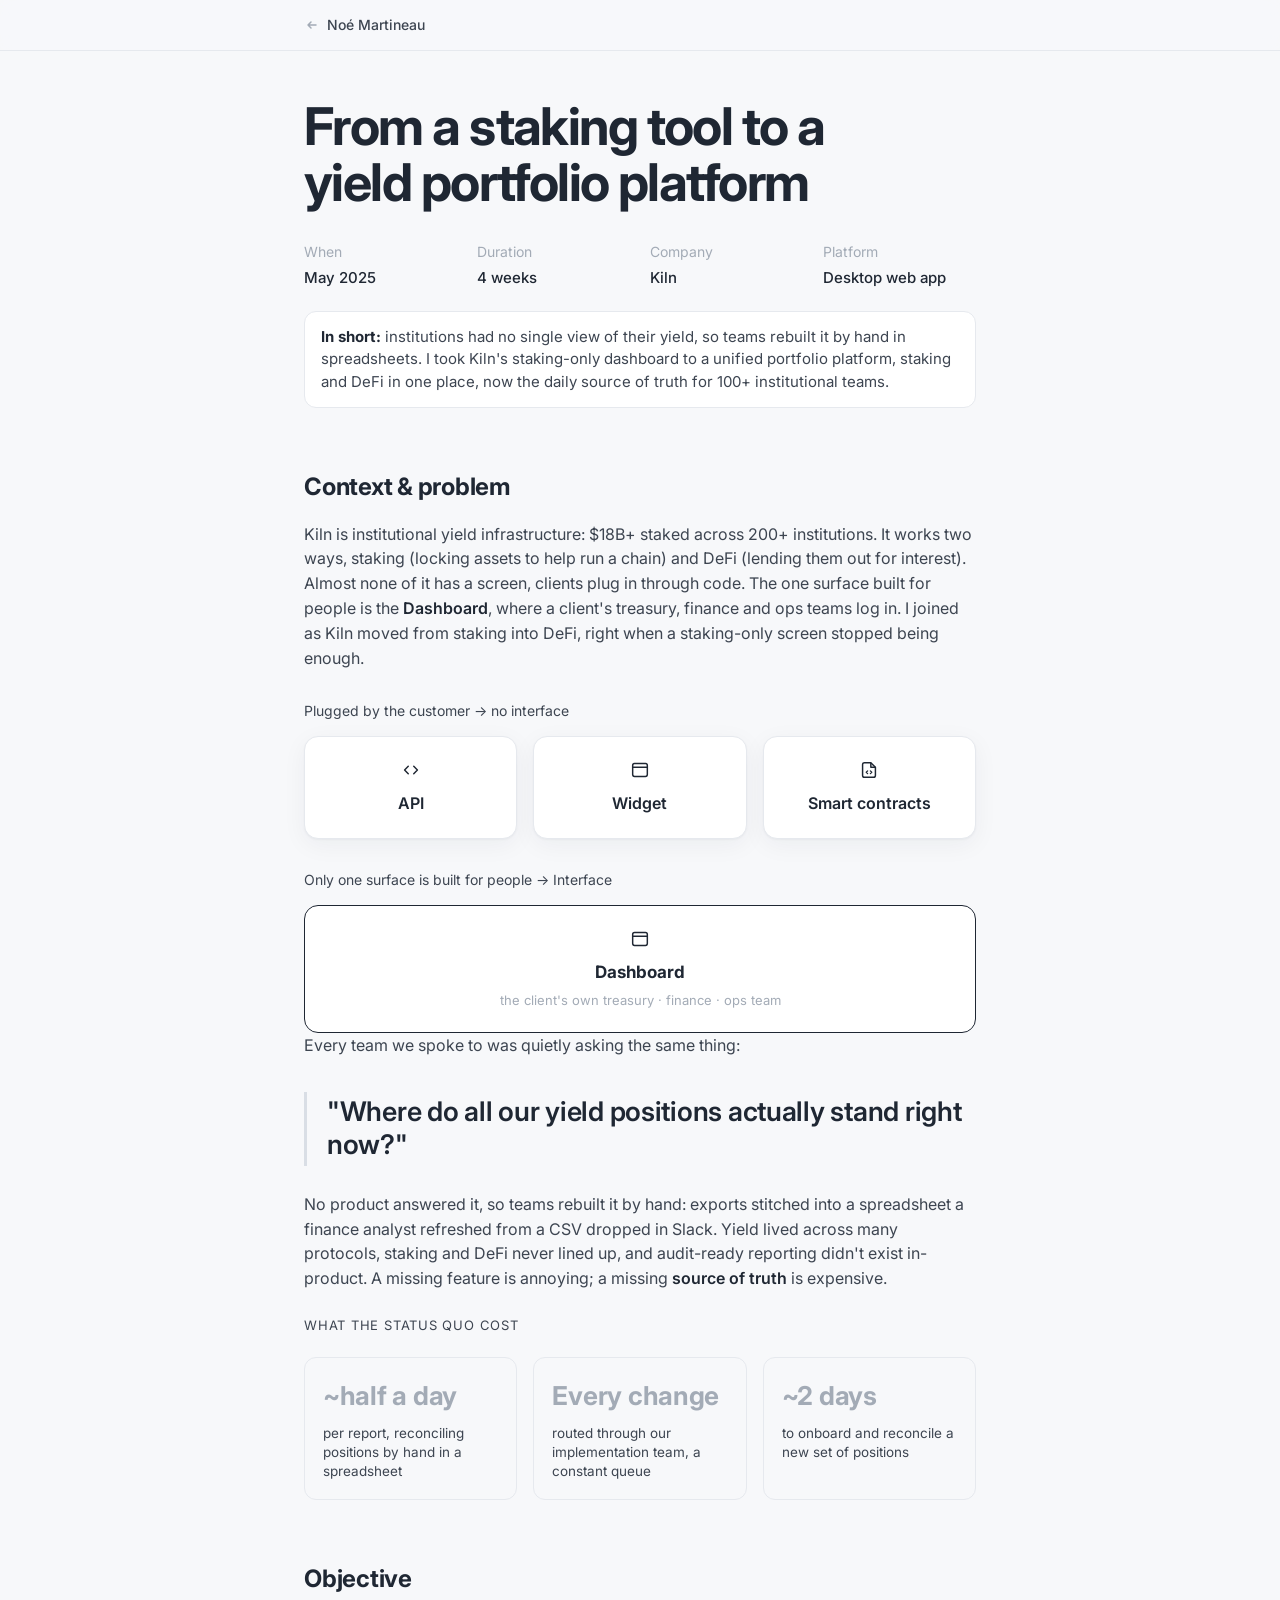
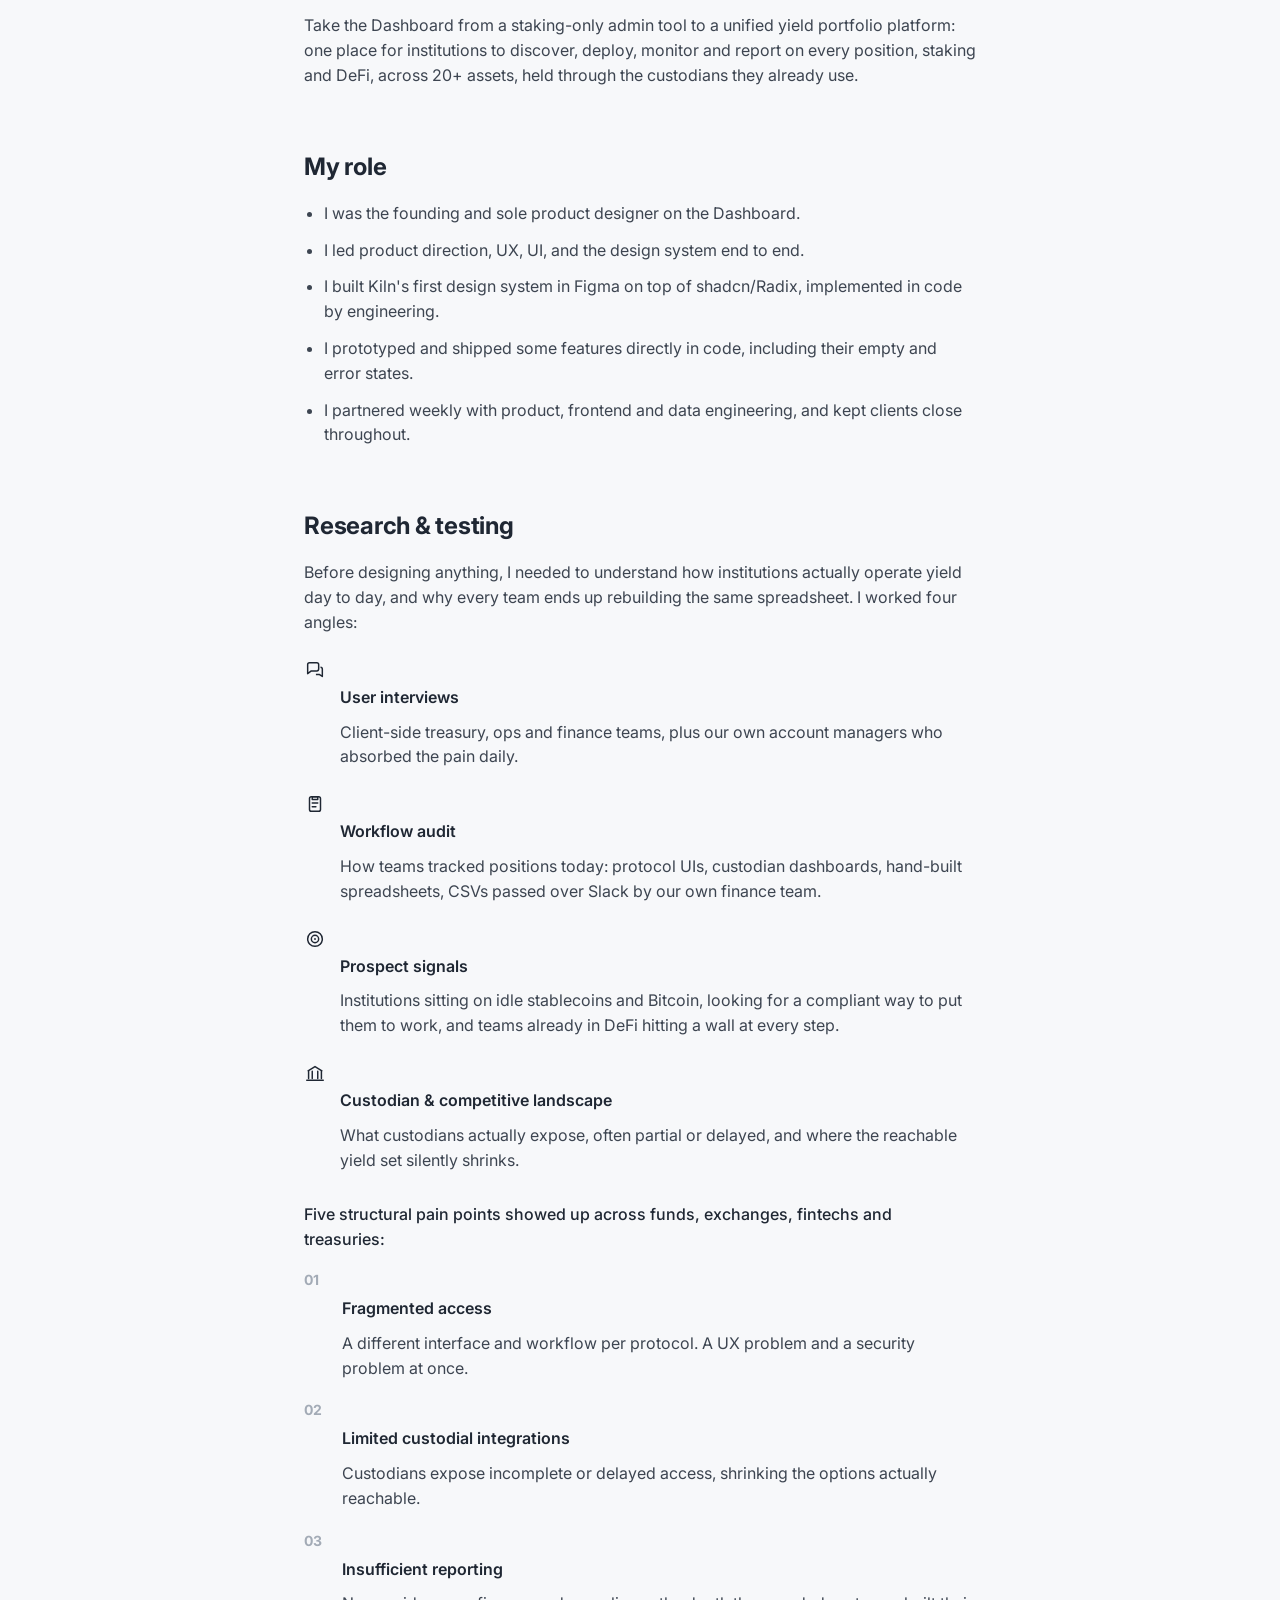
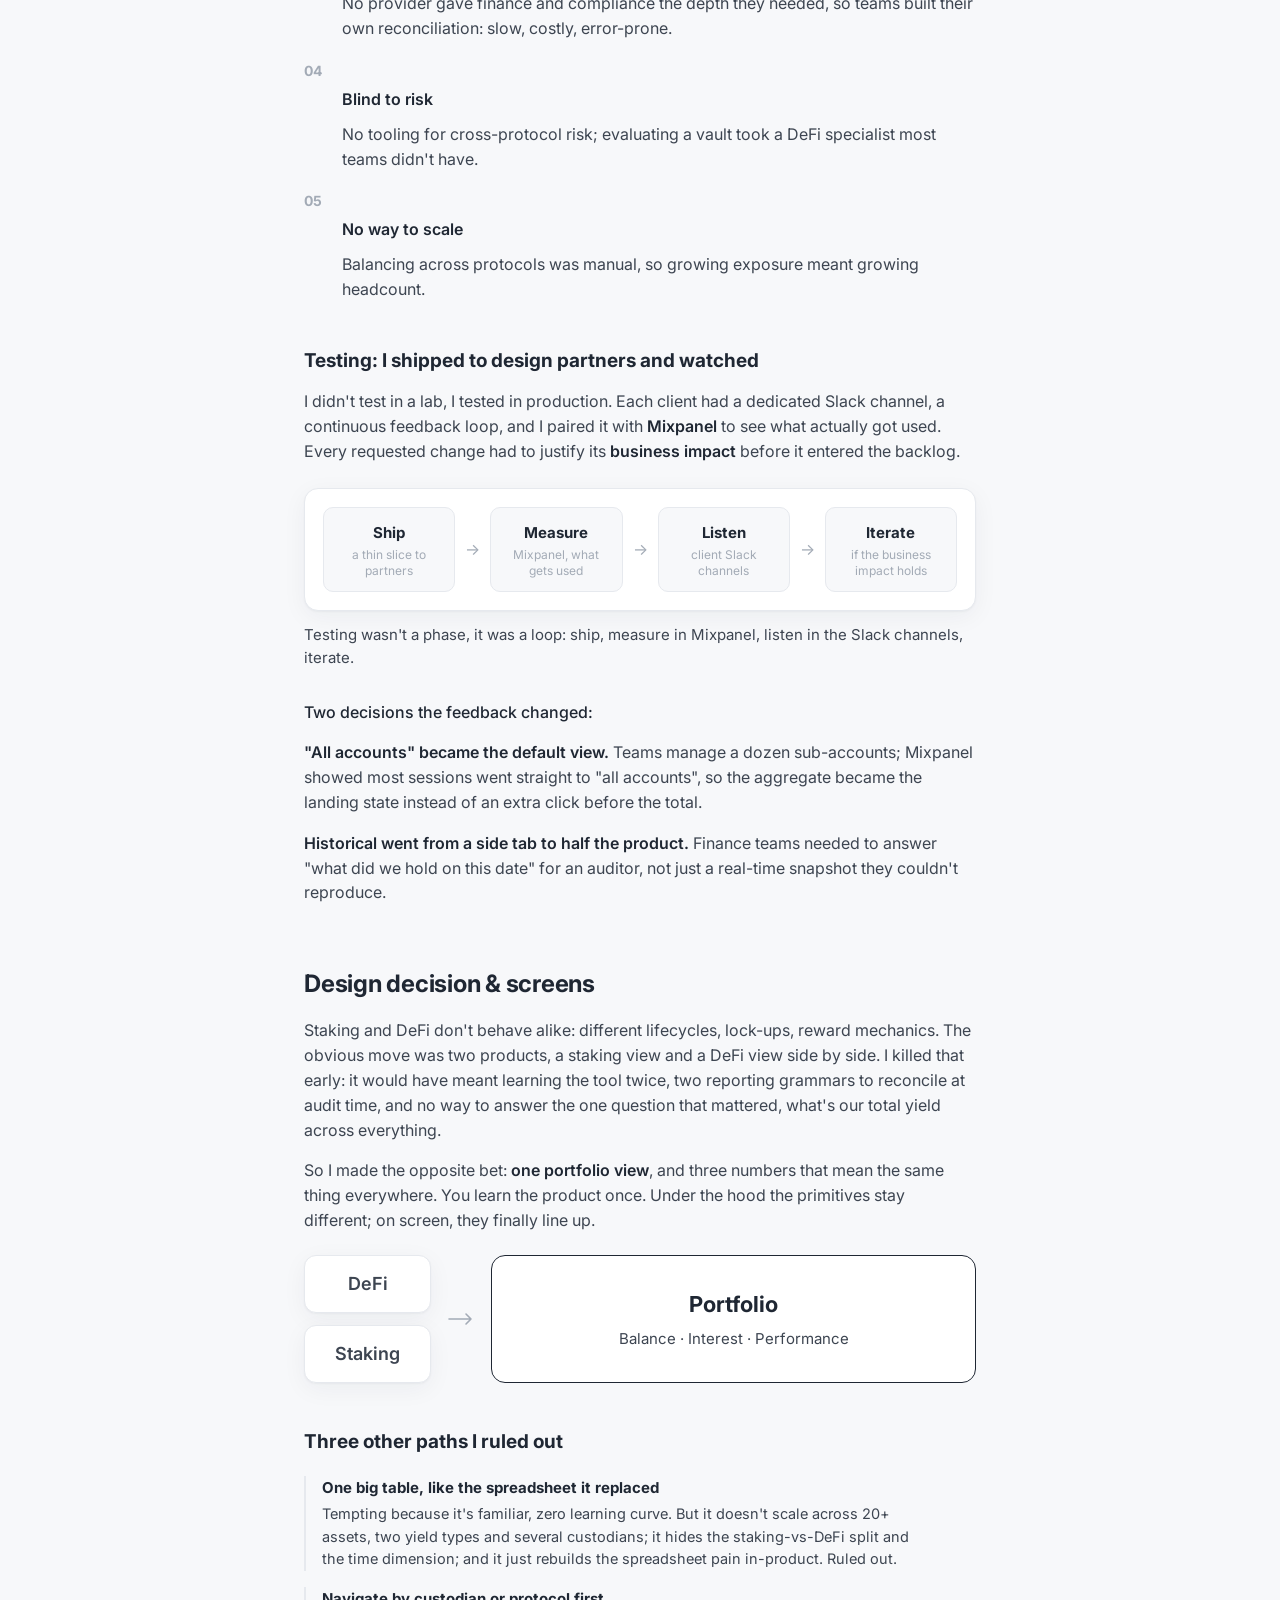
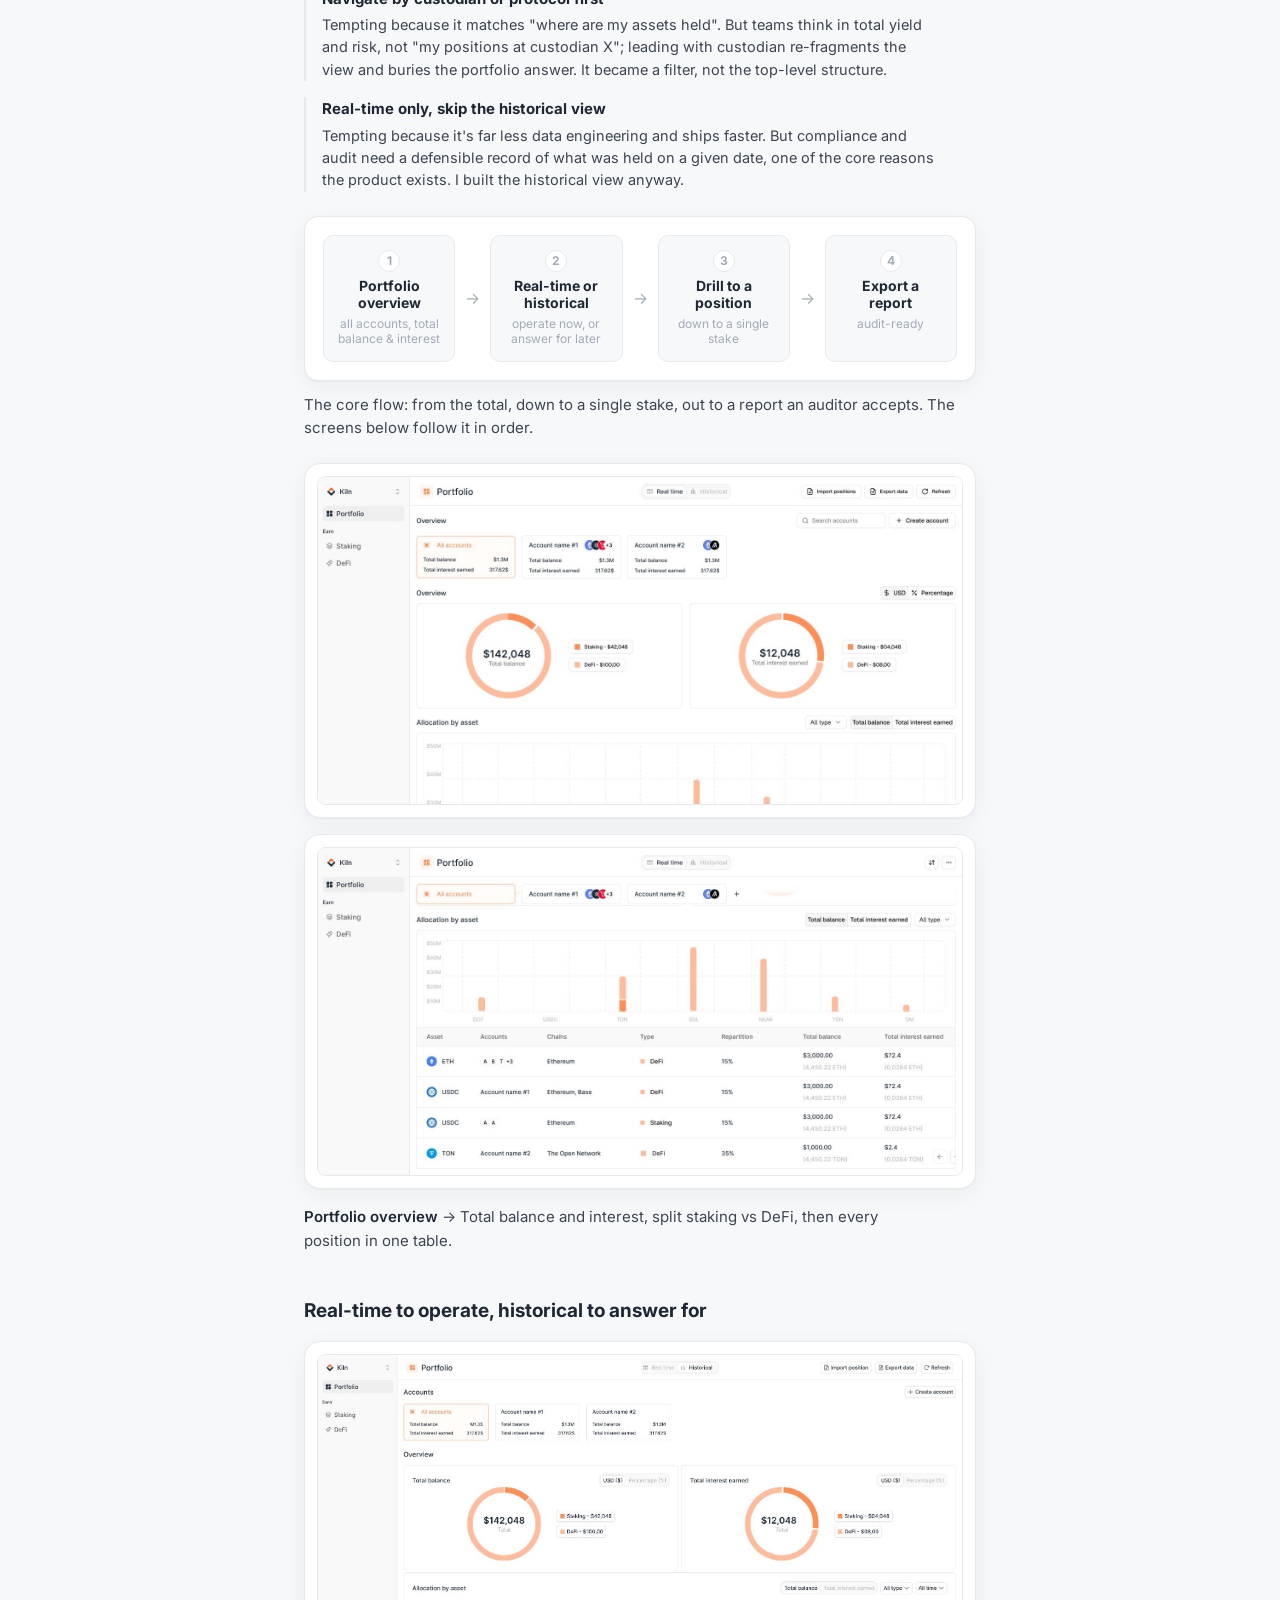
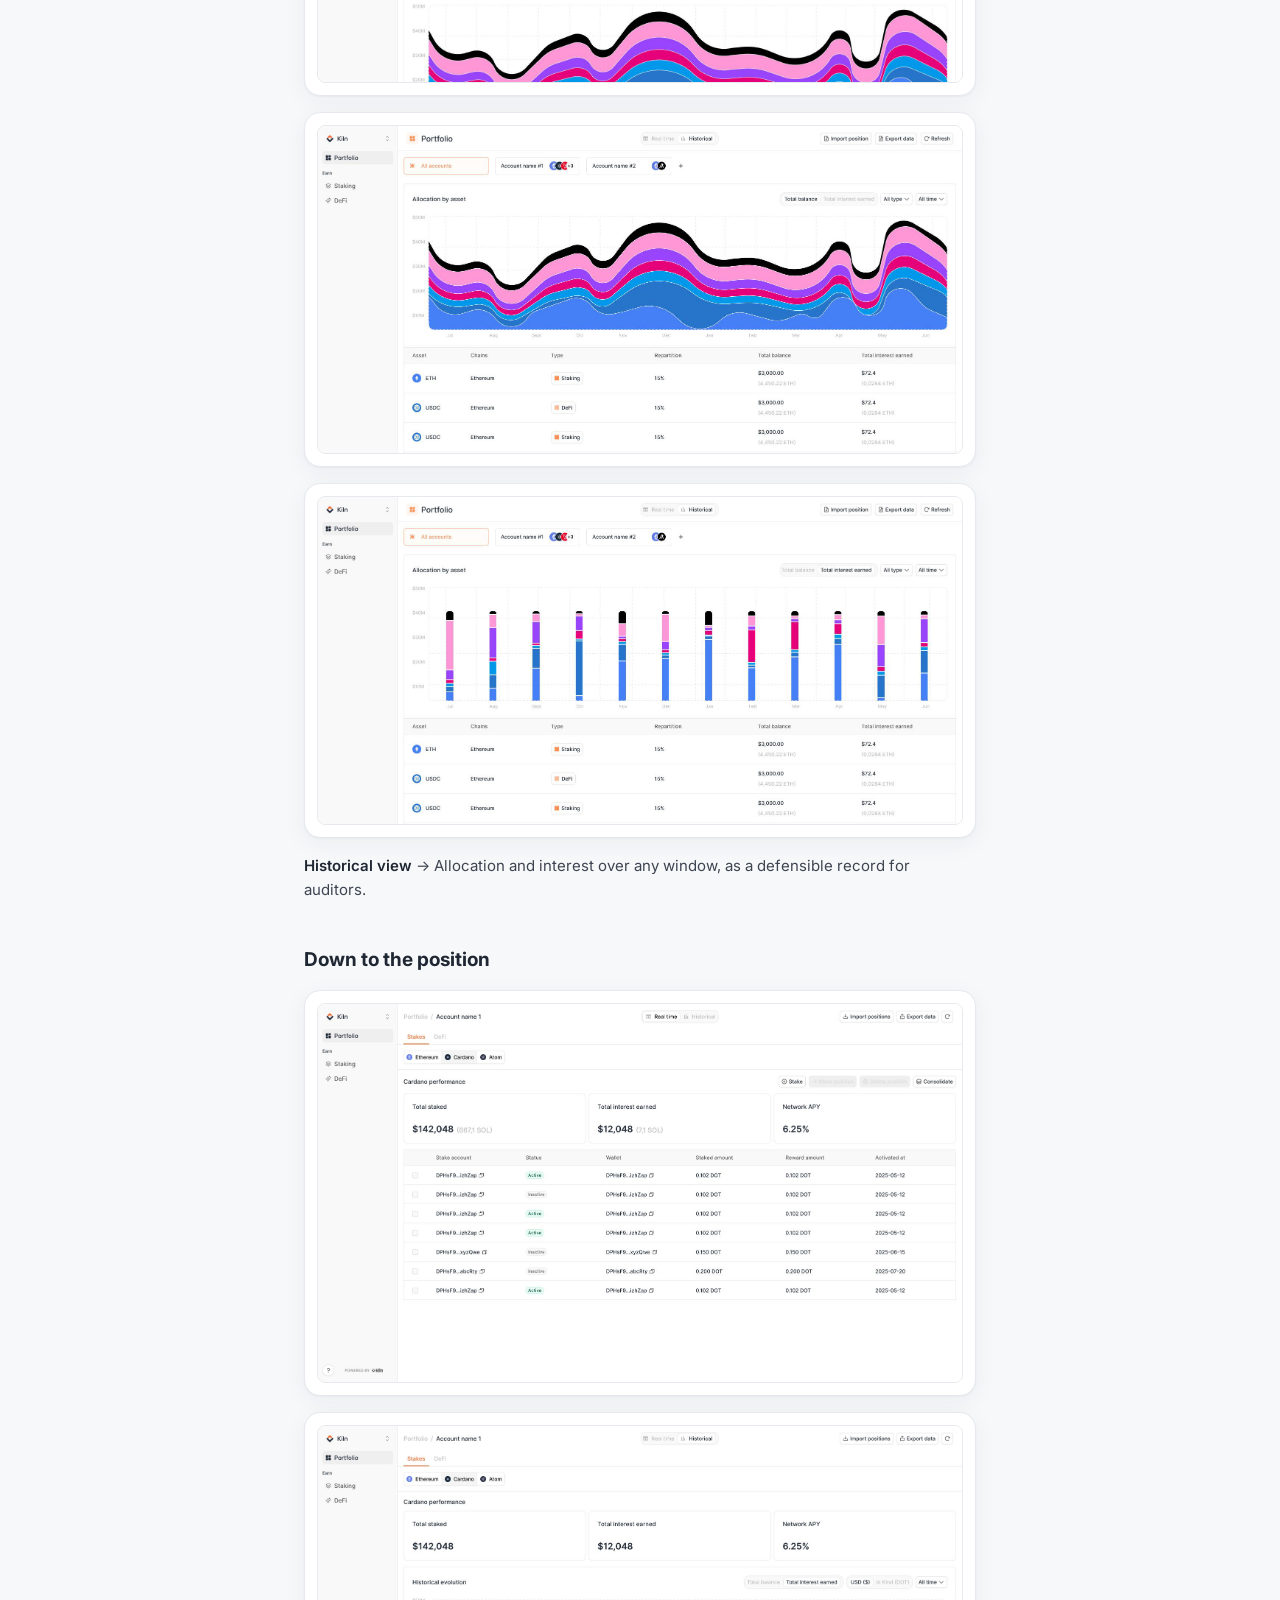
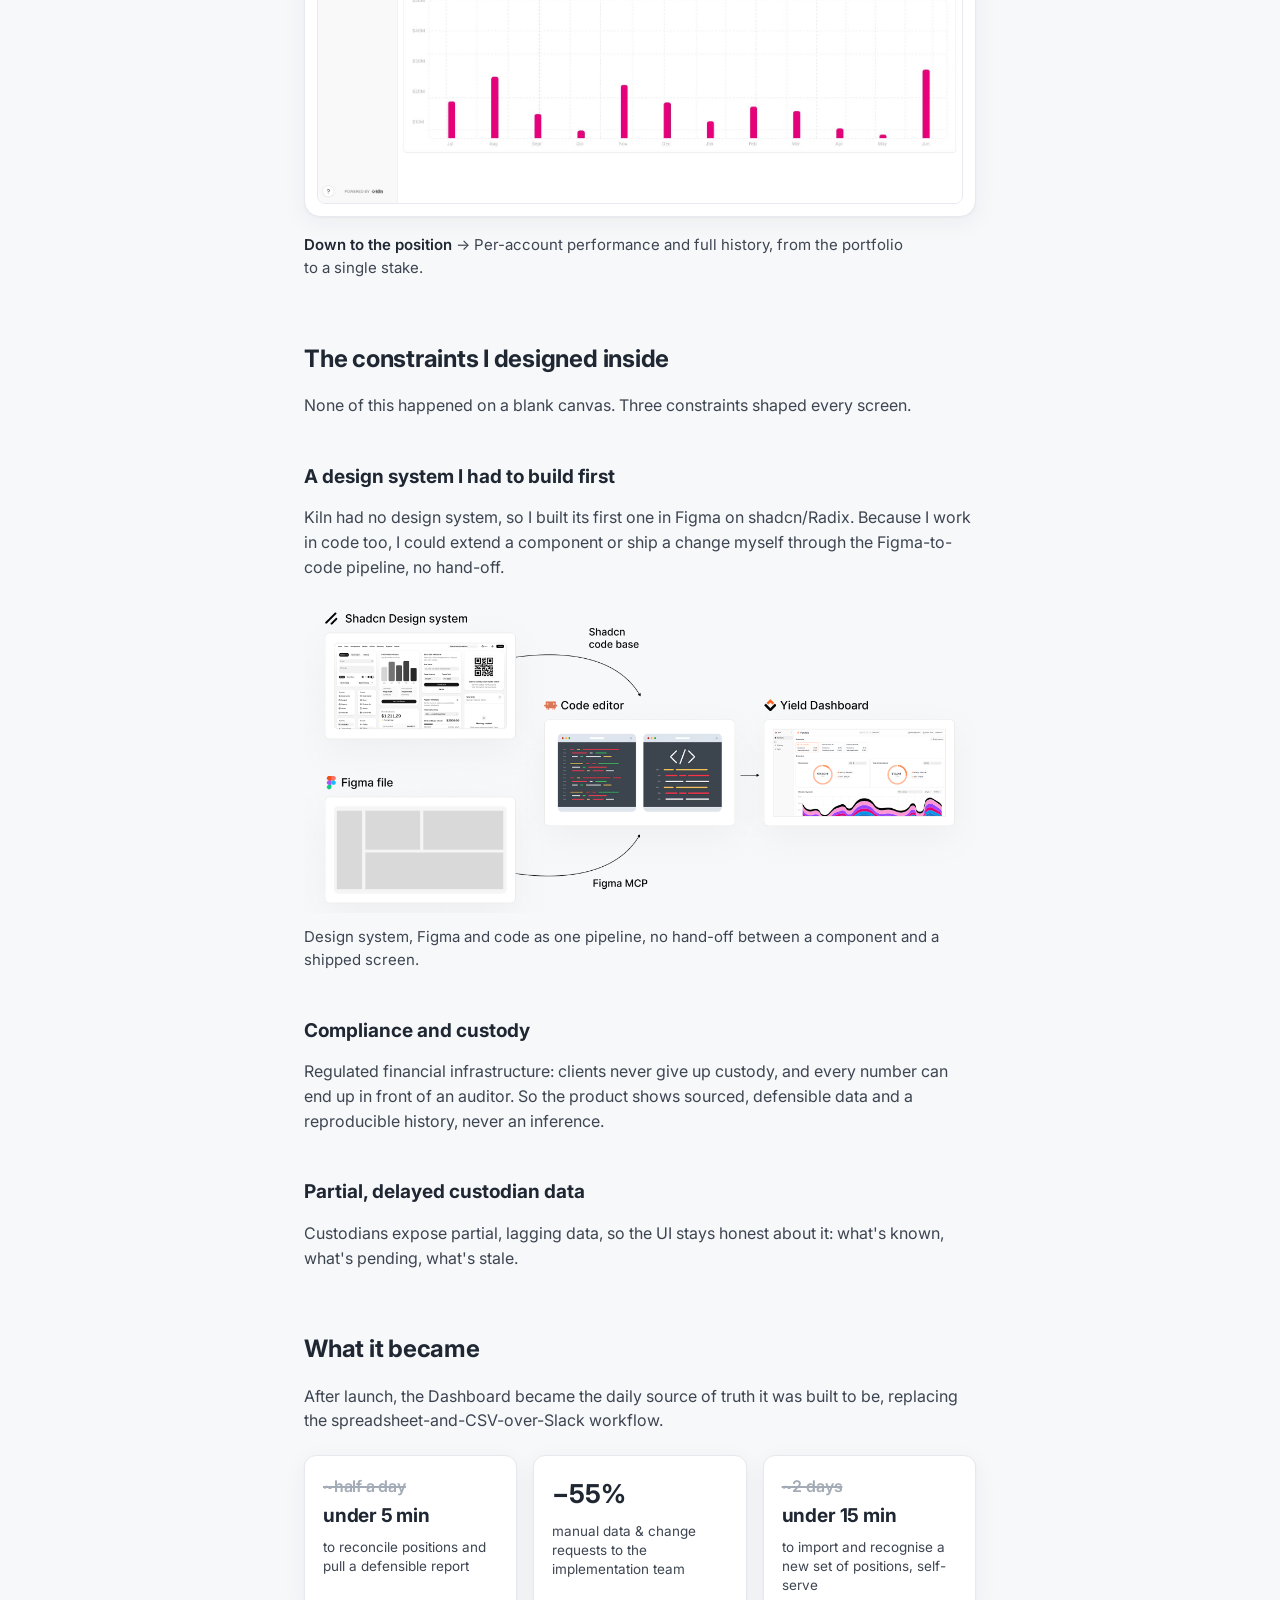
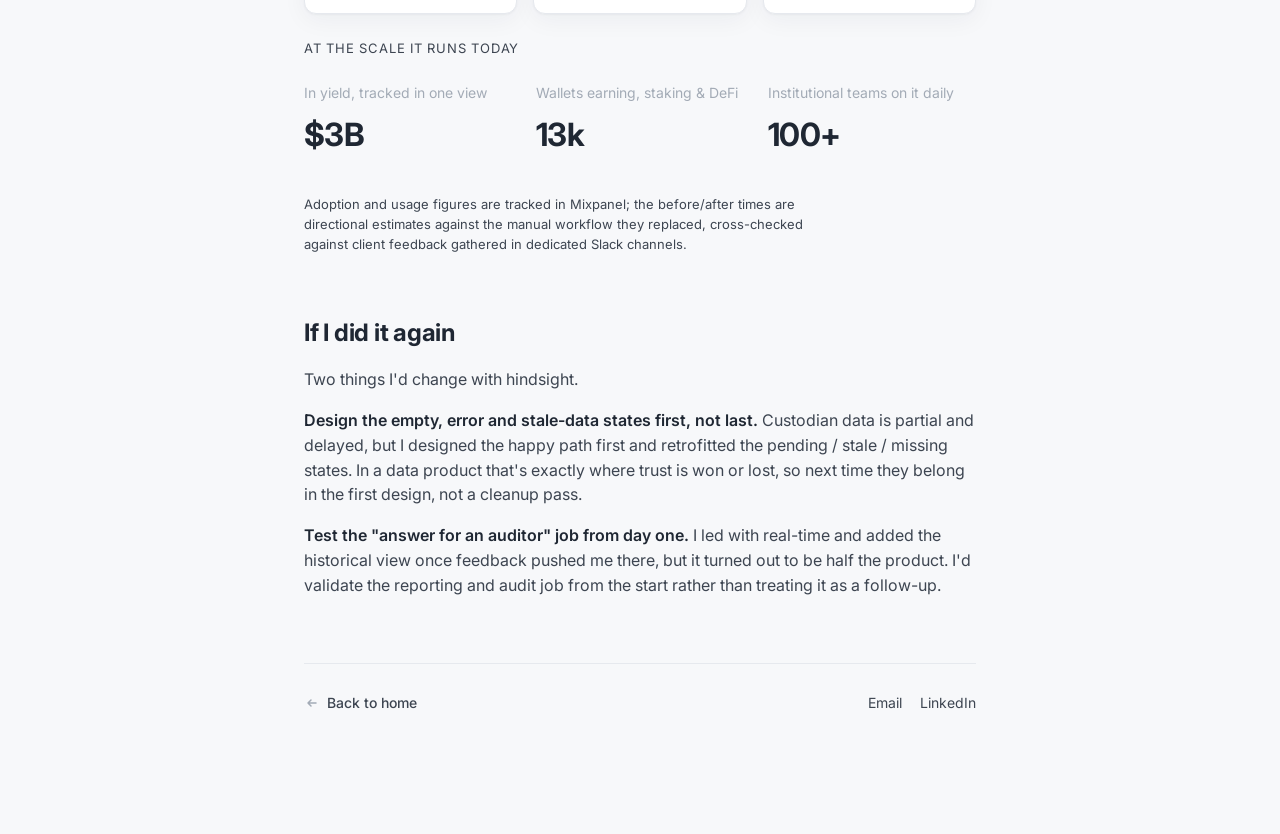
<file: yield-portfolio.html>
<!DOCTYPE html>
<html lang="en">
<head>
  <meta charset="UTF-8" />
  <meta name="viewport" content="width=device-width, initial-scale=1.0" />
  <title>Yield Portfolio · Noé Martineau</title>
  <link rel="icon" type="image/svg+xml" href="assets/favicon.svg" />
  <meta name="description" content="Case study: turning Kiln's staking-only dashboard into a unified yield portfolio platform." />
  <link rel="preconnect" href="https://fonts.googleapis.com" />
  <link rel="preconnect" href="https://fonts.gstatic.com" crossorigin />
  <link href="https://fonts.googleapis.com/css2?family=Inter:wght@400;500;600;700&display=swap" rel="stylesheet" />
  <link rel="stylesheet" href="styles.css" />
</head>
<body>
  <nav class="topnav">
    <a class="topnav__back" href="index.html">
      <svg width="16" height="16" viewBox="0 0 16 16" fill="none" aria-hidden="true">
        <path d="M12 8H4M7 5L4 8l3 3" stroke="currentColor" stroke-width="1.5" stroke-linecap="round" stroke-linejoin="round" />
      </svg>
      Noé Martineau
    </a>
  </nav>

  <article class="page case">
    <!-- Hero -->
    <header class="case__hero">
      <h1 class="case__title">From a staking tool to a<br />yield portfolio platform</h1>
      <dl class="meta">
        <div class="meta__item"><dt>When</dt><dd>May 2025</dd></div>
        <div class="meta__item"><dt>Duration</dt><dd>4 weeks</dd></div>
        <div class="meta__item"><dt>Company</dt><dd>Kiln</dd></div>
        <div class="meta__item"><dt>Platform</dt><dd>Desktop web app</dd></div>
      </dl>
      <p class="case__tldr">
        <strong>In short:</strong> institutions had no single view of their yield, so teams rebuilt it by hand
        in spreadsheets. I took Kiln's staking-only dashboard to a unified portfolio platform, staking and
        DeFi in one place, now the daily source of truth for 100+ institutional teams.
      </p>
    </header>

    <!-- Context -->
    <section class="case-section">
      <h2>Context &amp; problem</h2>
      <p>
        Kiln is institutional yield infrastructure: $18B+ staked across 200+ institutions. It works two ways,
        staking (locking assets to help run a chain) and DeFi (lending them out for interest). Almost none of
        it has a screen, clients plug in through code. The one surface built for people is the
        <strong>Dashboard</strong>, where a client's treasury, finance and ops teams log in. I joined as Kiln
        moved from staking into DeFi, right when a staking-only screen stopped being enough.
      </p>

      <p class="case__label">Plugged by the customer → no interface</p>
      <div class="card-row">
        <div class="mini-card">
          <svg viewBox="0 0 24 24" fill="none" aria-hidden="true"><path d="M9 8l-4 4 4 4M15 8l4 4-4 4" stroke="currentColor" stroke-width="1.6" stroke-linecap="round" stroke-linejoin="round"/></svg>
          <span>API</span>
        </div>
        <div class="mini-card">
          <svg viewBox="0 0 24 24" fill="none" aria-hidden="true"><rect x="4" y="5" width="16" height="14" rx="2" stroke="currentColor" stroke-width="1.6"/><path d="M4 9h16" stroke="currentColor" stroke-width="1.6"/></svg>
          <span>Widget</span>
        </div>
        <div class="mini-card">
          <svg viewBox="0 0 24 24" fill="none" aria-hidden="true"><path d="M14 4H7a2 2 0 0 0-2 2v12a2 2 0 0 0 2 2h10a2 2 0 0 0 2-2V9l-5-5Z" stroke="currentColor" stroke-width="1.6" stroke-linejoin="round"/><path d="M14 4v5h5" stroke="currentColor" stroke-width="1.6" stroke-linejoin="round"/><path d="M10.5 13l-1.5 1.5 1.5 1.5M13.5 13l1.5 1.5-1.5 1.5" stroke="currentColor" stroke-width="1.4" stroke-linecap="round" stroke-linejoin="round"/></svg>
          <span>Smart contracts</span>
        </div>
      </div>

      <p class="case__label">Only one surface is built for people → Interface</p>
      <div class="feature-card">
        <svg viewBox="0 0 24 24" fill="none" aria-hidden="true"><rect x="4" y="5" width="16" height="14" rx="2" stroke="currentColor" stroke-width="1.6"/><path d="M4 9h16" stroke="currentColor" stroke-width="1.6"/></svg>
        <span class="feature-card__title">Dashboard</span>
        <span class="feature-card__sub">the client's own treasury · finance · ops team</span>
      </div>

      <p>Every team we spoke to was quietly asking the same thing:</p>
      <blockquote class="pull">"Where do all our yield positions actually stand right now?"</blockquote>
      <p>
        No product answered it, so teams rebuilt it by hand: exports stitched into a spreadsheet a finance
        analyst refreshed from a CSV dropped in Slack. Yield lived across many protocols, staking and DeFi
        never lined up, and audit-ready reporting didn't exist in-product. A missing feature is annoying; a
        missing <strong>source of truth</strong> is expensive.
      </p>

      <p class="case__scale-label">What the status quo cost</p>
      <div class="impact impact--cost">
        <div class="impact__item">
          <span class="impact__delta impact__delta--single">~half a day</span>
          <span class="impact__label">per report, reconciling positions by hand in a spreadsheet</span>
        </div>
        <div class="impact__item">
          <span class="impact__delta impact__delta--single">Every change</span>
          <span class="impact__label">routed through our implementation team, a constant queue</span>
        </div>
        <div class="impact__item">
          <span class="impact__delta impact__delta--single">~2 days</span>
          <span class="impact__label">to onboard and reconcile a new set of positions</span>
        </div>
      </div>
    </section>

    <!-- Objective -->
    <section class="case-section">
      <h2>Objective</h2>
      <p>
        Take the Dashboard from a staking-only admin tool to a unified yield portfolio platform: one place
        for institutions to discover, deploy, monitor and report on every position, staking and DeFi, across
        20+ assets, held through the custodians they already use.
      </p>
    </section>

    <!-- My role -->
    <section class="case-section">
      <h2>My role</h2>
      <ul class="case-list case-list--spaced">
        <li>I was the founding and sole product designer on the Dashboard.</li>
        <li>I led product direction, UX, UI, and the design system end to end.</li>
        <li>I built Kiln's first design system in Figma on top of shadcn/Radix, implemented in code by engineering.</li>
        <li>I prototyped and shipped some features directly in code, including their empty and error states.</li>
        <li>I partnered weekly with product, frontend and data engineering, and kept clients close throughout.</li>
      </ul>
    </section>

    <!-- Research -->
    <section class="case-section">
      <h2>Research &amp; testing</h2>
      <p>
        Before designing anything, I needed to understand how institutions actually operate yield day to day,
        and why every team ends up rebuilding the same spreadsheet. I worked four angles:
      </p>
      <div class="research">
        <div class="research__item">
          <svg viewBox="0 0 24 24" fill="none" aria-hidden="true"><path d="M4 6a2 2 0 0 1 2-2h8a2 2 0 0 1 2 2v5a2 2 0 0 1-2 2H8l-4 3V6Z" stroke="currentColor" stroke-width="1.6" stroke-linejoin="round"/><path d="M18 9h0a2 2 0 0 1 2 2v8l-3-2h-4" stroke="currentColor" stroke-width="1.6" stroke-linejoin="round"/></svg>
          <div>
            <h4>User interviews</h4>
            <p>Client-side treasury, ops and finance teams, plus our own account managers who absorbed the pain daily.</p>
          </div>
        </div>
        <div class="research__item">
          <svg viewBox="0 0 24 24" fill="none" aria-hidden="true"><rect x="6" y="4" width="12" height="16" rx="2" stroke="currentColor" stroke-width="1.6"/><path d="M9 4h6v3H9z" stroke="currentColor" stroke-width="1.6" stroke-linejoin="round"/><path d="M9 11h6M9 15h4" stroke="currentColor" stroke-width="1.6" stroke-linecap="round"/></svg>
          <div>
            <h4>Workflow audit</h4>
            <p>How teams tracked positions today: protocol UIs, custodian dashboards, hand-built spreadsheets, CSVs passed over Slack by our own finance team.</p>
          </div>
        </div>
        <div class="research__item">
          <svg viewBox="0 0 24 24" fill="none" aria-hidden="true"><circle cx="12" cy="12" r="8" stroke="currentColor" stroke-width="1.6"/><circle cx="12" cy="12" r="4" stroke="currentColor" stroke-width="1.6"/><circle cx="12" cy="12" r="1" fill="currentColor"/></svg>
          <div>
            <h4>Prospect signals</h4>
            <p>Institutions sitting on idle stablecoins and Bitcoin, looking for a compliant way to put them to work, and teams already in DeFi hitting a wall at every step.</p>
          </div>
        </div>
        <div class="research__item">
          <svg viewBox="0 0 24 24" fill="none" aria-hidden="true"><path d="M4 10l8-5 8 5" stroke="currentColor" stroke-width="1.6" stroke-linejoin="round"/><path d="M5 10v8M9 10v8M15 10v8M19 10v8" stroke="currentColor" stroke-width="1.6" stroke-linecap="round"/><path d="M3 20h18" stroke="currentColor" stroke-width="1.6" stroke-linecap="round"/></svg>
          <div>
            <h4>Custodian &amp; competitive landscape</h4>
            <p>What custodians actually expose, often partial or delayed, and where the reachable yield set silently shrinks.</p>
          </div>
        </div>
      </div>

      <p class="case__lead">Five structural pain points showed up across funds, exchanges, fintechs and treasuries:</p>
      <ol class="pains">
        <li><span class="pains__n">01</span><div><h4>Fragmented access</h4><p>A different interface and workflow per protocol. A UX problem and a security problem at once.</p></div></li>
        <li><span class="pains__n">02</span><div><h4>Limited custodial integrations</h4><p>Custodians expose incomplete or delayed access, shrinking the options actually reachable.</p></div></li>
        <li><span class="pains__n">03</span><div><h4>Insufficient reporting</h4><p>No provider gave finance and compliance the depth they needed, so teams built their own reconciliation: slow, costly, error-prone.</p></div></li>
        <li><span class="pains__n">04</span><div><h4>Blind to risk</h4><p>No tooling for cross-protocol risk; evaluating a vault took a DeFi specialist most teams didn't have.</p></div></li>
        <li><span class="pains__n">05</span><div><h4>No way to scale</h4><p>Balancing across protocols was manual, so growing exposure meant growing headcount.</p></div></li>
      </ol>

      <h3>Testing: I shipped to design partners and watched</h3>
      <p>
        I didn't test in a lab, I tested in production. Each client had a dedicated Slack channel, a continuous
        feedback loop, and I paired it with <strong>Mixpanel</strong> to see what actually got used. Every
        requested change had to justify its <strong>business impact</strong> before it entered the backlog.
      </p>

      <figure class="loop-fig">
        <div class="loop">
          <div class="loop__step"><span class="loop__label">Ship</span><span class="loop__sub">a thin slice to partners</span></div>
          <span class="loop__arrow" aria-hidden="true">→</span>
          <div class="loop__step"><span class="loop__label">Measure</span><span class="loop__sub">Mixpanel, what gets used</span></div>
          <span class="loop__arrow" aria-hidden="true">→</span>
          <div class="loop__step"><span class="loop__label">Listen</span><span class="loop__sub">client Slack channels</span></div>
          <span class="loop__arrow" aria-hidden="true">→</span>
          <div class="loop__step"><span class="loop__label">Iterate</span><span class="loop__sub">if the business impact holds</span></div>
        </div>
        <figcaption class="case__caption">Testing wasn't a phase, it was a loop: ship, measure in Mixpanel, listen in the Slack channels, iterate.</figcaption>
      </figure>

      <p class="case__lead">Two decisions the feedback changed:</p>
      <p>
        <strong>"All accounts" became the default view.</strong> Teams manage a dozen sub-accounts; Mixpanel
        showed most sessions went straight to "all accounts", so the aggregate became the landing state instead
        of an extra click before the total.
      </p>
      <p>
        <strong>Historical went from a side tab to half the product.</strong> Finance teams needed to answer
        "what did we hold on this date" for an auditor, not just a real-time snapshot they couldn't reproduce.
      </p>
    </section>

    <!-- Design decision & screens -->
    <section class="case-section">
      <h2>Design decision &amp; screens</h2>
      <p>
        Staking and DeFi don't behave alike: different lifecycles, lock-ups, reward mechanics. The obvious
        move was two products, a staking view and a DeFi view side by side. I killed that early: it would have
        meant learning the tool twice, two reporting grammars to reconcile at audit time, and no way to answer
        the one question that mattered, what's our total yield across everything.
      </p>
      <p>
        So I made the opposite bet: <strong>one portfolio view</strong>, and three numbers that mean the same
        thing everywhere. You learn the product once. Under the hood the primitives stay different; on screen,
        they finally line up.
      </p>

      <div class="bet">
        <div class="bet__left">
          <div class="bet__chip">DeFi</div>
          <div class="bet__chip">Staking</div>
        </div>
        <div class="bet__arrow" aria-hidden="true">
          <svg width="28" height="16" viewBox="0 0 28 16" fill="none"><path d="M2 8h22M19 3l5 5-5 5" stroke="currentColor" stroke-width="1.6" stroke-linecap="round" stroke-linejoin="round"/></svg>
        </div>
        <div class="bet__right">
          <span class="bet__title">Portfolio</span>
          <span class="bet__sub">Balance · Interest · Performance</span>
        </div>
      </div>

      <h3>Three other paths I ruled out</h3>
      <div class="alts">
        <div class="alt">
          <span class="alt__head">One big table, like the spreadsheet it replaced</span>
          <p class="alt__why">Tempting because it's familiar, zero learning curve. But it doesn't scale across 20+ assets, two yield types and several custodians; it hides the staking-vs-DeFi split and the time dimension; and it just rebuilds the spreadsheet pain in-product. Ruled out.</p>
        </div>
        <div class="alt">
          <span class="alt__head">Navigate by custodian or protocol first</span>
          <p class="alt__why">Tempting because it matches "where are my assets held". But teams think in total yield and risk, not "my positions at custodian X"; leading with custodian re-fragments the view and buries the portfolio answer. It became a filter, not the top-level structure.</p>
        </div>
        <div class="alt">
          <span class="alt__head">Real-time only, skip the historical view</span>
          <p class="alt__why">Tempting because it's far less data engineering and ships faster. But compliance and audit need a defensible record of what was held on a given date, one of the core reasons the product exists. I built the historical view anyway.</p>
        </div>
      </div>

      <figure class="loop-fig">
        <div class="flow">
          <div class="flow__step"><span class="flow__n">1</span><span class="flow__label">Portfolio overview</span><span class="flow__sub">all accounts, total balance &amp; interest</span></div>
          <span class="loop__arrow" aria-hidden="true">→</span>
          <div class="flow__step"><span class="flow__n">2</span><span class="flow__label">Real-time or historical</span><span class="flow__sub">operate now, or answer for later</span></div>
          <span class="loop__arrow" aria-hidden="true">→</span>
          <div class="flow__step"><span class="flow__n">3</span><span class="flow__label">Drill to a position</span><span class="flow__sub">down to a single stake</span></div>
          <span class="loop__arrow" aria-hidden="true">→</span>
          <div class="flow__step"><span class="flow__n">4</span><span class="flow__label">Export a report</span><span class="flow__sub">audit-ready</span></div>
        </div>
        <figcaption class="case__caption">The core flow: from the total, down to a single stake, out to a report an auditor accepts. The screens below follow it in order.</figcaption>
      </figure>

      <figure class="shot">
        <img src="assets/yp/overview.jpg" alt="Portfolio overview: accounts, total balance and total interest donuts split staking vs DeFi" loading="lazy" />
      </figure>
      <figure class="shot">
        <img src="assets/yp/overview-table.jpg" alt="Allocation by asset bar chart and a single positions table with asset, chains, type, share, balance and interest" loading="lazy" />
      </figure>
      <p class="case__caption"><strong>Portfolio overview</strong> → Total balance and interest, split staking vs DeFi, then every position in one table.</p>

      <h3>Real-time to operate, historical to answer for</h3>
      <figure class="shot">
        <img src="assets/yp/historical-overview.jpg" alt="Historical overview: accounts, total balance and total interest donuts, and a stacked area chart of allocation over time" loading="lazy" />
      </figure>
      <figure class="shot">
        <img src="assets/yp/historical-area-table.jpg" alt="Historical allocation shown as a stacked area chart over time with the full positions table below" loading="lazy" />
      </figure>
      <figure class="shot">
        <img src="assets/yp/historical-bars.jpg" alt="Historical allocation shown as stacked monthly bars with a positions table" loading="lazy" />
      </figure>
      <p class="case__caption"><strong>Historical view</strong> → Allocation and interest over any window, as a defensible record for auditors.</p>

      <h3>Down to the position</h3>
      <figure class="shot">
        <img src="assets/yp/position-stakes.jpg" alt="Account detail: Cardano performance with total staked, interest earned, network APY and a stakes table" loading="lazy" />
      </figure>
      <figure class="shot">
        <img src="assets/yp/position-historical.jpg" alt="Account detail with a historical evolution bar chart of interest earned over time" loading="lazy" />
      </figure>
      <p class="case__caption"><strong>Down to the position</strong> → Per-account performance and full history, from the portfolio to a single stake.</p>
    </section>

    <!-- Constraints -->
    <section class="case-section">
      <h2>The constraints I designed inside</h2>
      <p>None of this happened on a blank canvas. Three constraints shaped every screen.</p>

      <h3>A design system I had to build first</h3>
      <p>
        Kiln had no design system, so I built its first one in Figma on shadcn/Radix. Because I work in code
        too, I could extend a component or ship a change myself through the Figma-to-code pipeline, no hand-off.
      </p>

      <figure class="loop-fig">
        <img class="process-img" src="assets/yp/process.png" alt="Design-to-code pipeline: the Shadcn design system and the Figma file feed a code editor via Figma MCP, which produces the Yield Dashboard" loading="lazy" />
        <figcaption class="case__caption">Design system, Figma and code as one pipeline, no hand-off between a component and a shipped screen.</figcaption>
      </figure>

      <h3>Compliance and custody</h3>
      <p>
        Regulated financial infrastructure: clients never give up custody, and every number can end up in front
        of an auditor. So the product shows sourced, defensible data and a reproducible history, never an inference.
      </p>

      <h3>Partial, delayed custodian data</h3>
      <p>
        Custodians expose partial, lagging data, so the UI stays honest about it: what's known, what's pending,
        what's stale.
      </p>
    </section>

    <!-- What it became -->
    <section class="case-section">
      <h2>What it became</h2>
      <p>
        After launch, the Dashboard became the daily source of truth it was built to be, replacing the
        spreadsheet-and-CSV-over-Slack workflow.
      </p>

      <div class="impact">
        <div class="impact__item">
          <span class="impact__delta"><span class="impact__from">~half a day</span><span class="impact__to">under 5&nbsp;min</span></span>
          <span class="impact__label">to reconcile positions and pull a defensible report</span>
        </div>
        <div class="impact__item">
          <span class="impact__delta impact__delta--single">−55%</span>
          <span class="impact__label">manual data &amp; change requests to the implementation team</span>
        </div>
        <div class="impact__item">
          <span class="impact__delta"><span class="impact__from">~2 days</span><span class="impact__to">under 15&nbsp;min</span></span>
          <span class="impact__label">to import and recognise a new set of positions, self-serve</span>
        </div>
      </div>

      <p class="case__scale-label">At the scale it runs today</p>
      <div class="stats">
        <div class="stat">
          <span class="stat__label">In yield, tracked in one view</span>
          <span class="stat__value">$3B</span>
        </div>
        <div class="stat">
          <span class="stat__label">Wallets earning, staking &amp; DeFi</span>
          <span class="stat__value">13k</span>
        </div>
        <div class="stat">
          <span class="stat__label">Institutional teams on it daily</span>
          <span class="stat__value">100+</span>
        </div>
      </div>
      <p class="case__note">
        Adoption and usage figures are tracked in Mixpanel; the before/after times are directional estimates
        against the manual workflow they replaced, cross-checked against client feedback gathered in dedicated
        Slack channels.
      </p>
    </section>

    <!-- Hindsight -->
    <section class="case-section">
      <h2>If I did it again</h2>
      <p>Two things I'd change with hindsight.</p>
      <p>
        <strong>Design the empty, error and stale-data states first, not last.</strong> Custodian data is
        partial and delayed, but I designed the happy path first and retrofitted the pending / stale / missing
        states. In a data product that's exactly where trust is won or lost, so next time they belong in the
        first design, not a cleanup pass.
      </p>
      <p>
        <strong>Test the "answer for an auditor" job from day one.</strong> I led with real-time and added the
        historical view once feedback pushed me there, but it turned out to be half the product. I'd validate
        the reporting and audit job from the start rather than treating it as a follow-up.
      </p>
    </section>

    <footer class="case__footer">
      <a class="topnav__back" href="index.html">
        <svg width="16" height="16" viewBox="0 0 16 16" fill="none" aria-hidden="true">
          <path d="M12 8H4M7 5L4 8l3 3" stroke="currentColor" stroke-width="1.5" stroke-linecap="round" stroke-linejoin="round" />
        </svg>
        Back to home
      </a>
      <nav class="site-footer__links" aria-label="Contact">
        <a href="mailto:noemartineaudu85@gmail.com">Email</a>
        <a href="https://www.linkedin.com/in/noemartineau/" target="_blank" rel="noopener noreferrer">LinkedIn</a>
      </nav>
    </footer>
  </article>
</body>
</html>
</file>
<file: styles.css>
:root {
  --bg: #f7f8fa;
  --surface: #ffffff;
  --text: #3d4551;
  --text-strong: #1f2733;
  --text-muted: #a3abb6;
  --border: #e6e9ee;
  --divider: #d9dee5;
  --shadow: 0 1px 2px rgba(23, 33, 51, 0.04), 0 6px 24px rgba(23, 33, 51, 0.05);
  --radius: 12px;
  --maxw: 908px;
  --accent: #1f2733;
  --accent-weak: rgba(31, 39, 51, 0.06);
}

* {
  box-sizing: border-box;
}

html {
  -webkit-text-size-adjust: 100%;
}

body {
  margin: 0;
  background: var(--bg);
  color: var(--text);
  font-family: "Inter", -apple-system, BlinkMacSystemFont, "Segoe UI", Roboto, Helvetica, Arial, sans-serif;
  font-size: 16px;
  line-height: 1.55;
  -webkit-font-smoothing: antialiased;
  -moz-osx-font-smoothing: grayscale;
}

.page {
  max-width: var(--maxw);
  margin: 0 auto;
  padding: 96px 24px 120px;
}

/* Intro */
.intro__head {
  display: flex;
  align-items: center;
  gap: 14px;
}

.intro__id {
  flex: 1;
  min-width: 0;
}

.avatar {
  width: 56px;
  height: 56px;
  border-radius: 10px;
  object-fit: cover;
  flex-shrink: 0;
  background: var(--border);
}

.name-row {
  display: flex;
  align-items: center;
  gap: 12px;
  flex-wrap: wrap;
}

.name {
  margin: 0;
  font-size: 26px;
  line-height: 1.15;
  font-weight: 700;
  letter-spacing: -0.02em;
  color: var(--text-strong);
}

.resume {
  display: inline-flex;
  align-items: center;
  margin-left: auto;
  gap: 5px;
  padding: 4px 10px;
  border: 1px solid var(--border);
  border-radius: 999px;
  font-size: 13px;
  font-weight: 500;
  color: var(--text);
  text-decoration: none;
  background: var(--surface);
  transition: border-color 0.16s ease, box-shadow 0.16s ease, color 0.16s ease;
}

.resume:hover {
  color: var(--text-strong);
  border-color: #d5dae2;
  box-shadow: 0 2px 8px rgba(23, 33, 51, 0.06);
}

.resume:focus-visible {
  outline: 2px solid var(--text-strong);
  outline-offset: 2px;
}

.resume__icon {
  color: var(--text-muted);
  flex-shrink: 0;
}

.resume:hover .resume__icon {
  color: var(--text-strong);
}

.role {
  margin: 3px 0 0;
  font-size: 15px;
  color: var(--text-muted);
  display: flex;
  align-items: center;
  gap: 6px;
  flex-wrap: wrap;
}

.company {
  display: inline-flex;
  align-items: center;
  gap: 4px;
  color: var(--text-strong);
  font-weight: 500;
}

/* Company logos (tinted via mask so they follow text color) */
.logo {
  display: inline-block;
  flex-shrink: 0;
  background-color: var(--text-strong);
  -webkit-mask-repeat: no-repeat;
  mask-repeat: no-repeat;
  -webkit-mask-position: center;
  mask-position: center;
  -webkit-mask-size: contain;
  mask-size: contain;
  vertical-align: -1px;
}

.logo--kiln {
  width: 15px;
  height: 14px;
  -webkit-mask-image: url(assets/logo-kiln.svg);
  mask-image: url(assets/logo-kiln.svg);
}

.logo--clone {
  width: 16px;
  height: 14px;
  -webkit-mask-image: url(assets/logo-clone.svg);
  mask-image: url(assets/logo-clone.svg);
}

.logo--finnt {
  width: 12px;
  height: 14px;
  -webkit-mask-image: url(assets/logo-finnt.svg);
  mask-image: url(assets/logo-finnt.svg);
}

.logo--ternoa {
  width: 14px;
  height: 14px;
  -webkit-mask-image: url(assets/logo-ternoa.svg);
  mask-image: url(assets/logo-ternoa.svg);
}

.bio {
  margin-top: 26px;
}

.bio p {
  margin: 0 0 14px;
  max-width: 60ch;
}

.bio p:last-child {
  margin-bottom: 0;
}

/* Sections */
.section {
  margin-top: 56px;
}

.section__title {
  margin: 0 0 18px;
  font-size: 16px;
  font-weight: 600;
  color: var(--text-strong);
  letter-spacing: -0.01em;
}

/* Timeline */
.timeline {
  list-style: none;
  margin: 0;
  padding: 0;
}

.timeline__row {
  border-bottom: 1px dashed var(--divider);
}

.timeline__row:first-child {
  border-top: 1px dashed var(--divider);
}

.timeline__link {
  display: flex;
  align-items: center;
  gap: 20px;
  padding: 14px 10px;
  margin: 0 -10px;
  border-radius: 8px;
  text-decoration: none;
  color: inherit;
  transition: background-color 0.16s ease;
}

.timeline__link:hover {
  background-color: rgba(31, 39, 51, 0.035);
}

.timeline__arrow {
  margin-left: auto;
  flex-shrink: 0;
  color: var(--text-muted);
  opacity: 0;
  transform: translateX(-4px);
  transition: opacity 0.16s ease, transform 0.16s ease;
}

.timeline__link:hover .timeline__arrow,
.timeline__link:focus-visible .timeline__arrow {
  opacity: 1;
  transform: translateX(0);
}

.timeline__link:focus-visible {
  outline: 2px solid var(--text-strong);
  outline-offset: 2px;
}

.timeline__date {
  flex: 0 0 96px;
  color: var(--text-muted);
  font-size: 14px;
  font-variant-numeric: tabular-nums;
}

.timeline__entry {
  display: flex;
  align-items: baseline;
  gap: 8px;
  flex-wrap: wrap;
  color: var(--text);
  font-size: 15px;
}

.timeline__mark {
  color: var(--text-strong);
  font-size: 13px;
}

.timeline__company {
  color: var(--text-strong);
  font-weight: 600;
}

.timeline__sep {
  color: var(--text-muted);
}

.timeline__title {
  color: var(--text);
}

/* Projects — left edge aligned with the main content, extends to the right */
.projects {
  display: grid;
  grid-template-columns: repeat(2, 1fr);
  gap: 24px;
  width: 100%;
}

.project {
  display: block;
  margin: 0;
  background: var(--surface);
  border: 1px solid var(--border);
  border-radius: 16px;
  overflow: hidden;
  cursor: pointer;
  box-shadow: none;
  color: inherit;
  text-decoration: none;
  transition: box-shadow 0.2s ease, border-color 0.2s ease, transform 0.2s ease;
}

.project:hover {
  border-color: #d5dae2;
  box-shadow: 0 10px 30px rgba(23, 33, 51, 0.1), 0 2px 6px rgba(23, 33, 51, 0.05);
  transform: translateY(-2px);
}

.project__media {
  display: block;
  aspect-ratio: 16 / 10;
  padding: 14px 0 14px 14px;
  overflow: hidden;
}

.project__media img {
  display: block;
  width: 100%;
  height: 100%;
  object-fit: cover;
  object-position: top left;
  border-radius: 8px 0 0 8px;
}

.project__info {
  display: block;
  padding: 15px 18px 18px;
  border-top: 1px solid var(--border);
}

.project__title {
  display: block;
  font-size: 16px;
  font-weight: 700;
  color: var(--text-strong);
}

.project__desc {
  display: block;
  margin-top: 4px;
  font-size: 14px;
  line-height: 1.45;
  color: var(--text);
}

.project__meta {
  display: block;
  margin-top: 11px;
  font-size: 12.5px;
  color: var(--text-muted);
}

/* Persistent contact footer (home) */
.site-footer {
  display: flex;
  align-items: baseline;
  justify-content: space-between;
  flex-wrap: wrap;
  gap: 12px 24px;
  margin-top: 72px;
  padding-top: 24px;
  border-top: 1px solid var(--border);
}

.site-footer__id {
  display: flex;
  flex-direction: column;
}

.site-footer__name {
  font-size: 15px;
  font-weight: 600;
  color: var(--text-strong);
}

.site-footer__role {
  font-size: 13px;
  color: var(--text-muted);
}

.site-footer__links {
  display: flex;
  gap: 18px;
}

.site-footer__links a {
  font-size: 14px;
  color: var(--text);
  text-decoration: none;
  transition: color 0.16s ease;
}

.site-footer__links a:hover {
  color: var(--text-strong);
}

.site-footer__links a:focus-visible {
  outline: 2px solid var(--text-strong);
  outline-offset: 2px;
}

/* ============================================================
   Case study (project) page
   ============================================================ */

.topnav {
  position: sticky;
  top: 0;
  z-index: 10;
  background: rgba(247, 248, 250, 0.82);
  backdrop-filter: saturate(180%) blur(10px);
  -webkit-backdrop-filter: saturate(180%) blur(10px);
  border-bottom: 1px solid var(--border);
}

.topnav__back {
  display: flex;
  align-items: center;
  gap: 7px;
  width: 100%;
  max-width: 720px;
  margin: 0 auto;
  padding: 14px 24px;
  font-size: 14px;
  font-weight: 500;
  color: var(--text);
  text-decoration: none;
  transition: color 0.16s ease;
}

.topnav__back:hover {
  color: var(--text-strong);
}

.topnav__back svg {
  color: var(--text-muted);
  transition: transform 0.16s ease, color 0.16s ease;
}

.topnav__back:hover svg {
  color: var(--text-strong);
  transform: translateX(-2px);
}

.case {
  max-width: 720px;
  padding-top: 48px;
}

/* Hero */
.case__title {
  margin: 0;
  font-size: clamp(32px, 5vw, 52px);
  line-height: 1.08;
  letter-spacing: -0.03em;
  font-weight: 700;
  color: var(--text-strong);
}

.meta {
  display: grid;
  grid-template-columns: repeat(4, 1fr);
  gap: 20px;
  margin: 30px 0 0;
}

.meta__item {
  margin: 0;
}

.meta__item dt {
  font-size: 14px;
  color: var(--text-muted);
}

.meta__item dd {
  margin: 3px 0 0;
  font-size: 15px;
  font-weight: 500;
  color: var(--text-strong);
}

/* Sections */
.case-section {
  margin-top: 60px;
}

.case-section > h2 {
  margin: 0 0 16px;
  font-size: 24px;
  font-weight: 700;
  letter-spacing: -0.01em;
  color: var(--text-strong);
}

.case-section h3 {
  margin: 44px 0 14px;
  font-size: 19px;
  font-weight: 700;
  color: var(--text-strong);
}

.case-section p {
  margin: 0 0 16px;
  max-width: 68ch;
  color: var(--text);
}

.case-section p strong,
.case-list strong {
  color: var(--text-strong);
  font-weight: 600;
}

.case__label {
  margin: 30px 0 14px !important;
  font-size: 14px;
  color: var(--text-muted);
}

.case__lead {
  margin-top: 30px !important;
  font-weight: 500;
  color: var(--text-strong) !important;
}

.case-list {
  margin: 0 0 16px;
  padding-left: 20px;
  max-width: 68ch;
  color: var(--text);
}

.case-list li {
  margin: 5px 0;
}

.case-list--spaced li {
  margin: 12px 0;
}

/* Context mini-cards */
.card-row {
  display: grid;
  grid-template-columns: repeat(3, 1fr);
  gap: 16px;
  margin: 4px 0;
}

.mini-card {
  display: flex;
  flex-direction: column;
  align-items: center;
  gap: 10px;
  padding: 22px 16px;
  background: var(--surface);
  border: 1px solid var(--border);
  border-radius: 14px;
  box-shadow: var(--shadow);
}

.mini-card svg {
  width: 22px;
  height: 22px;
  color: var(--text-strong);
}

.mini-card span {
  font-size: 16px;
  font-weight: 600;
  color: var(--text-strong);
}

.feature-card {
  display: flex;
  flex-direction: column;
  align-items: center;
  gap: 5px;
  padding: 22px 16px;
  text-align: center;
  background: var(--surface);
  border: 1.5px solid var(--text-strong);
  border-radius: 14px;
}

.feature-card svg {
  width: 22px;
  height: 22px;
  margin-bottom: 4px;
  color: var(--text-strong);
}

.feature-card__title {
  font-size: 17px;
  font-weight: 700;
  color: var(--text-strong);
}

.feature-card__sub {
  font-size: 13px;
  color: var(--text-muted);
}

/* Pull quote */
.pull {
  margin: 34px 0 26px;
  padding: 4px 0 4px 20px;
  border-left: 3px solid var(--divider);
  font-size: clamp(21px, 3vw, 27px);
  line-height: 1.22;
  font-weight: 600;
  letter-spacing: -0.01em;
  color: var(--text-strong);
}

/* Research */
.research {
  display: flex;
  flex-direction: column;
  gap: 22px;
  margin: 22px 0 30px;
}

.research__item {
  display: flex;
  gap: 14px;
}

.research__item svg {
  width: 22px;
  height: 22px;
  flex-shrink: 0;
  margin-top: 2px;
  color: var(--text-strong);
}

.research__item h4 {
  margin: 0 0 4px;
  font-size: 16px;
  font-weight: 700;
  color: var(--text-strong);
}

.research__item p {
  margin: 0;
  max-width: 64ch;
}

/* Pain points */
.pains {
  list-style: none;
  margin: 8px 0 0;
  padding: 0;
  display: flex;
  flex-direction: column;
  gap: 18px;
}

.pains li {
  display: flex;
  gap: 14px;
}

.pains__n {
  min-width: 24px;
  margin-top: 1px;
  font-size: 14px;
  font-weight: 700;
  color: var(--text-muted);
}

.pains h4 {
  margin: 0 0 3px;
  font-size: 16px;
  font-weight: 700;
  color: var(--text-strong);
}

.pains p {
  margin: 0;
  max-width: 64ch;
}

/* The bet diagram */
.bet {
  display: flex;
  align-items: stretch;
  gap: 16px;
  margin: 22px 0 30px;
}

.bet__left {
  display: flex;
  flex-direction: column;
  justify-content: center;
  gap: 12px;
}

.bet__chip {
  padding: 14px 30px;
  background: var(--surface);
  border: 1px solid var(--border);
  border-radius: 12px;
  font-size: 18px;
  font-weight: 600;
  color: var(--text);
  text-align: center;
  box-shadow: var(--shadow);
}

.bet__arrow {
  display: flex;
  align-items: center;
  color: var(--text-muted);
}

.bet__right {
  flex: 1;
  display: flex;
  flex-direction: column;
  align-items: center;
  justify-content: center;
  gap: 6px;
  padding: 24px;
  text-align: center;
  background: var(--surface);
  border: 1.5px solid var(--text-strong);
  border-radius: 14px;
}

.bet__title {
  font-size: 22px;
  font-weight: 700;
  color: var(--text-strong);
}

.bet__sub {
  font-size: 15px;
  color: var(--text);
}

/* Screenshots */
.shot {
  margin: 16px 0;
  padding: 12px;
  background: var(--surface);
  border: 1px solid var(--border);
  border-radius: 16px;
  box-shadow: var(--shadow);
  overflow: hidden;
}

.shot img {
  display: block;
  width: 100%;
  height: auto;
  border-radius: 8px;
  border: 1px solid var(--border);
}

.case__caption {
  margin: 14px 0 0 !important;
  font-size: 15px;
  color: var(--text);
}

.case__caption strong {
  color: var(--text-strong);
}

/* What it became */
.stats {
  display: grid;
  grid-template-columns: repeat(3, 1fr);
  gap: 24px;
  margin: 24px 0 34px;
}

.stat {
  display: flex;
  flex-direction: column;
  gap: 6px;
}

.stat__label {
  font-size: 14px;
  color: var(--text-muted);
}

.stat__value {
  font-size: 32px;
  font-weight: 700;
  letter-spacing: -0.02em;
  color: var(--text-strong);
}

.beforeafter {
  display: grid;
  grid-template-columns: 1fr 1fr;
  gap: 28px;
  margin-top: 8px;
}

.ba {
  padding-left: 18px;
  border-left: 2px solid var(--divider);
}

.ba--after {
  border-left-color: var(--text-strong);
}

.ba__label {
  display: block;
  font-size: 14px;
  color: var(--text-muted);
}

.ba__title {
  display: block;
  margin: 2px 0 12px;
  font-size: 17px;
  font-weight: 700;
  color: var(--text-strong);
}

.ba ul {
  margin: 0;
  padding-left: 18px;
}

.ba li {
  margin: 7px 0;
  color: var(--text);
}

.case__footer {
  display: flex;
  align-items: center;
  justify-content: space-between;
  flex-wrap: wrap;
  gap: 12px 24px;
  margin-top: 66px;
  padding-top: 28px;
  border-top: 1px solid var(--border);
}

.case__footer .topnav__back {
  padding: 0;
  margin: 0;
  max-width: none;
  width: auto;
}

/* Responsive */
@media (max-width: 640px) {
  .page {
    padding: 56px 20px 80px;
  }

  .projects {
    grid-template-columns: 1fr;
  }

  .timeline__row {
    flex-direction: column;
    gap: 4px;
  }

  .timeline__date {
    flex-basis: auto;
  }

  .case {
    padding-top: 32px;
  }

  .meta {
    grid-template-columns: repeat(2, 1fr);
    gap: 18px;
  }

  .card-row,
  .stats,
  .beforeafter,
  .impact {
    grid-template-columns: 1fr;
    gap: 16px;
  }

  .loop,
  .flow,
  .pipe {
    flex-direction: column;
  }

  .loop__arrow {
    justify-content: center;
    transform: rotate(90deg);
  }

  .bet {
    flex-direction: column;
  }

  .bet__left {
    flex-direction: row;
  }

  .bet__chip {
    flex: 1;
  }

  .bet__arrow {
    transform: rotate(90deg);
    justify-content: center;
  }
}

/* ============================================================
   Case study — video-forward variant (Project 2)
   ============================================================ */

.kicker {
  margin: 0 0 10px;
  font-size: 13px;
  font-weight: 600;
  letter-spacing: 0.06em;
  text-transform: uppercase;
  color: var(--text-muted);
}

.accent {
  color: var(--accent);
}

.dek {
  margin: 20px 0 0;
  max-width: 68ch;
  font-size: 16px;
  line-height: 1.55;
  color: var(--text);
}

.case__sub {
  margin: 0 0 4px !important;
  max-width: 68ch;
  color: var(--text);
}

.case__note {
  margin-top: 22px !important;
  font-size: 13px;
  color: var(--text-muted);
}

/* Video figures reuse the .shot frame */
.shot video {
  display: block;
  width: 100%;
  height: auto;
  border-radius: 8px;
  border: 1px solid var(--border);
  background: var(--bg);
}

/* The model: Vault -> Market -> Asset */
.model {
  display: flex;
  align-items: stretch;
  gap: 12px;
  margin: 26px 0 22px;
}

.model__node {
  flex: 1;
  display: flex;
  flex-direction: column;
  justify-content: center;
  gap: 4px;
  padding: 22px 16px;
  text-align: center;
  background: var(--surface);
  border: 1px solid var(--border);
  border-radius: 14px;
  box-shadow: var(--shadow);
}

.model__name {
  font-size: 18px;
  font-weight: 700;
  color: var(--text-strong);
}

.model__sub {
  font-size: 13px;
  color: var(--text-muted);
}

.model__link {
  flex: 0 0 auto;
  min-width: 78px;
  display: flex;
  flex-direction: column;
  align-items: center;
  justify-content: center;
  gap: 5px;
  color: var(--text-muted);
}

.model__link span {
  font-size: 12px;
}

.model__link svg {
  color: var(--accent);
}

.dirnotes {
  display: flex;
  flex-direction: column;
  gap: 7px;
  margin-top: 6px;
}

.dirnotes p {
  margin: 0 !important;
  font-size: 14px;
  color: var(--text);
}

.dirnotes strong {
  color: var(--text-strong);
}

/* The interaction: bold-label bullets */
.ilist {
  list-style: none;
  margin: 22px 0 0;
  padding: 0;
  display: flex;
  flex-direction: column;
  gap: 16px;
}

.ilist li {
  position: relative;
  padding-left: 18px;
  max-width: 70ch;
  color: var(--text);
}

.ilist li::before {
  content: "";
  position: absolute;
  left: 0;
  top: 10px;
  width: 6px;
  height: 6px;
  border-radius: 50%;
  background: var(--accent);
}

.ilist strong {
  color: var(--text-strong);
  font-weight: 600;
}

/* Flag chips */
.flags {
  display: flex;
  flex-wrap: wrap;
  gap: 12px;
  margin-top: 22px;
}

.flag {
  display: inline-flex;
  align-items: center;
  gap: 8px;
  padding: 9px 15px;
  border-radius: 999px;
  font-size: 14px;
  color: var(--text);
}

.flag b {
  font-weight: 700;
}

.flag--strength {
  color: #157347;
  background: #eaf6ef;
  border: 1px solid #cfe9db;
}

.flag--review {
  color: #8a5a00;
  background: #fbf2df;
  border: 1px solid #f0ddb6;
}

@media (max-width: 640px) {
  .model {
    flex-direction: column;
  }

  .model__link {
    min-width: 0;
    flex-direction: row;
    gap: 8px;
  }

  .model__link svg {
    transform: rotate(90deg);
  }

  .flags {
    flex-direction: column;
    align-items: flex-start;
  }
}

@media (prefers-reduced-motion: reduce) {
  .topnav__back:hover svg,
  .project:hover {
    transition: none;
  }
}

/* Impact metrics (before → after) */
.impact {
  display: grid;
  grid-template-columns: repeat(3, 1fr);
  gap: 16px;
  margin: 22px 0 6px;
}

.impact__item {
  display: flex;
  flex-direction: column;
  gap: 8px;
  padding: 18px;
  background: var(--surface);
  border: 1px solid var(--border);
  border-radius: 12px;
  box-shadow: var(--shadow);
}

.impact__delta {
  display: flex;
  flex-direction: column;
  align-items: flex-start;
  gap: 2px;
  font-size: 19px;
  font-weight: 700;
  letter-spacing: -0.01em;
  color: var(--text-strong);
}

.impact__delta--single {
  font-size: 26px;
}

.impact__from {
  font-size: 16px;
  font-weight: 600;
  color: var(--text-muted);
  text-decoration: line-through;
  text-decoration-thickness: 1.5px;
}

.impact__to {
  color: var(--text-strong);
}

.impact__label {
  font-size: 13.5px;
  line-height: 1.4;
  color: var(--text);
}

.case__scale-label {
  margin: 24px 0 12px !important;
  font-size: 13px;
  letter-spacing: 0.06em;
  text-transform: uppercase;
  color: var(--text-muted);
}

/* Cost variant: the "before" pain, visually quieter than the impact wins */
.impact--cost .impact__item {
  background: var(--bg);
  box-shadow: none;
}

.impact--cost .impact__delta {
  color: var(--text-muted);
}

/* Testing feedback loop diagram */
.loop-fig {
  margin: 24px 0;
}

.loop-fig .case__caption {
  margin-top: 12px !important;
}

.loop {
  display: flex;
  align-items: stretch;
  flex-wrap: wrap;
  gap: 10px;
  padding: 18px;
  background: var(--surface);
  border: 1px solid var(--border);
  border-radius: 14px;
  box-shadow: var(--shadow);
}

.loop__step {
  flex: 1;
  min-width: 118px;
  display: flex;
  flex-direction: column;
  justify-content: center;
  gap: 3px;
  padding: 13px 14px;
  text-align: center;
  background: var(--bg);
  border: 1px solid var(--border);
  border-radius: 10px;
}

.loop__label {
  font-size: 15px;
  font-weight: 700;
  color: var(--text-strong);
}

.loop__sub {
  font-size: 12px;
  line-height: 1.3;
  color: var(--text-muted);
}

.loop__arrow {
  display: flex;
  align-items: center;
  color: var(--text-muted);
  font-size: 16px;
}

/* Rejected alternatives */
.alts {
  display: flex;
  flex-direction: column;
  gap: 16px;
  margin: 20px 0 8px;
}

.alt {
  padding-left: 16px;
  border-left: 2px solid var(--border);
}

.alt__head {
  display: block;
  margin-bottom: 4px;
  font-size: 15px;
  font-weight: 700;
  color: var(--text-strong);
}

.alt__why {
  margin: 0 !important;
  max-width: 70ch;
  font-size: 14.5px;
  color: var(--text);
}

/* User task-flow diagram */
.flow {
  display: flex;
  align-items: stretch;
  flex-wrap: wrap;
  gap: 10px;
  padding: 18px;
  background: var(--surface);
  border: 1px solid var(--border);
  border-radius: 14px;
  box-shadow: var(--shadow);
}

.flow__step {
  flex: 1;
  min-width: 128px;
  display: flex;
  flex-direction: column;
  align-items: center;
  gap: 4px;
  padding: 14px;
  text-align: center;
  background: var(--bg);
  border: 1px solid var(--border);
  border-radius: 10px;
}

.flow__n {
  width: 22px;
  height: 22px;
  display: flex;
  align-items: center;
  justify-content: center;
  margin-bottom: 2px;
  font-size: 12px;
  font-weight: 700;
  color: var(--text-muted);
  background: var(--surface);
  border: 1px solid var(--border);
  border-radius: 999px;
}

.flow__label {
  font-size: 14px;
  font-weight: 700;
  line-height: 1.2;
  color: var(--text-strong);
}

.flow__sub {
  font-size: 12px;
  line-height: 1.3;
  color: var(--text-muted);
}

/* Design-to-code pipeline diagram */
.pipe {
  display: flex;
  align-items: center;
  flex-wrap: wrap;
  gap: 10px;
  padding: 18px;
  background: var(--surface);
  border: 1px solid var(--border);
  border-radius: 14px;
  box-shadow: var(--shadow);
}

.pipe__col {
  flex: 1;
  min-width: 150px;
  display: flex;
  flex-direction: column;
  gap: 10px;
}

.pipe__node {
  flex: 1;
  min-width: 150px;
  display: flex;
  flex-direction: column;
  gap: 3px;
  padding: 13px 15px;
  background: var(--bg);
  border: 1px solid var(--border);
  border-radius: 10px;
}

.pipe__node--out {
  background: var(--surface);
  border-color: var(--text-strong);
}

.pipe__label {
  font-size: 14px;
  font-weight: 700;
  color: var(--text-strong);
}

.pipe__sub {
  font-size: 12px;
  line-height: 1.3;
  color: var(--text-muted);
}

.process-img {
  display: block;
  width: 100%;
  height: auto;
}

/* Visual-craft close-ups */
.detail {
  margin: 22px 0;
}

.detail img {
  display: block;
  width: 100%;
  height: auto;
  border-radius: 12px;
  border: 1px solid var(--border);
  box-shadow: var(--shadow);
}

.detail figcaption {
  margin-top: 12px;
  max-width: 68ch;
  font-size: 15px;
  color: var(--text);
}

.detail figcaption strong {
  color: var(--text-strong);
}

/* Rebuilt-in-code UI components */
.ui-card {
  padding: 22px 24px;
  background: var(--surface);
  border: 1px solid var(--border);
  border-radius: 14px;
  box-shadow: var(--shadow);
}

.ui-card__head {
  display: flex;
  align-items: center;
  justify-content: space-between;
  gap: 12px;
  margin-bottom: 6px;
}

.ui-card__label {
  font-size: 15px;
  font-weight: 600;
  color: var(--text-strong);
}

.ui-seg {
  display: inline-flex;
  gap: 2px;
  padding: 3px;
  background: var(--bg);
  border: 1px solid var(--border);
  border-radius: 999px;
}

.ui-seg__opt {
  padding: 4px 11px;
  border-radius: 999px;
  font-size: 12px;
  color: var(--text-muted);
}

.ui-seg__opt--on {
  background: var(--surface);
  color: var(--text-strong);
  box-shadow: 0 1px 2px rgba(23, 33, 51, 0.06);
}

.ui-donut {
  display: flex;
  align-items: center;
  flex-wrap: wrap;
  gap: 28px;
  padding: 10px 0 4px;
}

.ui-donut__ring {
  position: relative;
  width: 180px;
  height: 180px;
  flex-shrink: 0;
}

.ui-donut__track {
  stroke: #f8cba9;
}

.ui-donut__arc {
  stroke: #ef6d2d;
  stroke-dasharray: 502.65;
  stroke-dashoffset: 502.65;
  transition: stroke-dashoffset 1.1s cubic-bezier(0.4, 0, 0.2, 1);
}

.ui-donut.is-in .ui-donut__arc {
  stroke-dashoffset: 351.85;
}

.ui-donut__center {
  position: absolute;
  inset: 0;
  display: flex;
  flex-direction: column;
  align-items: center;
  justify-content: center;
}

.ui-donut__value {
  font-size: 26px;
  font-weight: 700;
  letter-spacing: -0.02em;
  color: var(--text-strong);
  font-variant-numeric: tabular-nums;
}

.ui-donut__sub {
  font-size: 13px;
  color: var(--text-muted);
}

.ui-donut__legend {
  display: flex;
  flex-direction: column;
  gap: 10px;
}

.ui-legend {
  display: flex;
  align-items: center;
  gap: 8px;
  padding: 8px 12px;
  background: var(--surface);
  border: 1px solid var(--border);
  border-radius: 8px;
  font-size: 14px;
  color: var(--text);
}

.ui-dot {
  width: 12px;
  height: 12px;
  border-radius: 3px;
  flex-shrink: 0;
}

.ui-dot--stake { background: #ef6d2d; }
.ui-dot--defi { background: #f8cba9; }

@media (prefers-reduced-motion: reduce) {
  .ui-donut__arc {
    transition: none;
  }
}

/* Case study TL;DR / summary box */
.case__tldr {
  margin: 22px 0 0;
  padding: 14px 16px;
  max-width: none;
  background: var(--surface);
  border: 1px solid var(--border);
  border-radius: 12px;
  font-size: 15px;
  line-height: 1.5;
  color: var(--text);
}

.case__tldr strong {
  color: var(--text-strong);
}

/* ============================================================
   Canvas layout: staged visuals wider than the text column
   ============================================================ */

:root {
  --stage: #eceff3;
  --wide: 1120px;
}

body {
  overflow-x: clip;
}

/* A figure that breaks out of the 672px text column */
.canvas {
  position: relative;
  left: 50%;
  width: min(var(--wide), calc(100vw - 32px));
  margin: 36px 0 40px;
  transform: translateX(-50%);
}

.canvas__stage {
  position: relative;
  overflow: hidden;
  background: var(--stage);
  border-radius: 20px;
}

/* A full screen, whole and uncropped, centred on the stage */
.canvas--bleed .canvas__stage {
  padding: clamp(16px, 4.5%, 52px);
}

.canvas--bleed .canvas__stage img {
  display: block;
  width: 100%;
  height: auto;
  border: 1px solid var(--border);
  border-radius: 10px;
  box-shadow: 0 2px 6px rgba(23, 33, 51, 0.05), 0 18px 44px rgba(23, 33, 51, 0.08);
}

/* A close-up centred on the stage */
.canvas--crop .canvas__stage {
  display: flex;
  align-items: center;
  justify-content: center;
  padding: clamp(20px, 5%, 56px);
}

.canvas--crop .canvas__stage img {
  display: block;
  width: 100%;
  height: auto;
  border: 1px solid var(--border);
  border-radius: 12px;
  box-shadow: 0 2px 6px rgba(23, 33, 51, 0.05), 0 18px 44px rgba(23, 33, 51, 0.08);
}

.canvas--crop .canvas__stage img.is-md {
  width: auto;
  max-width: min(100%, 880px);
}

.canvas--crop .canvas__stage img.is-sm {
  width: auto;
  max-width: min(100%, 600px);
}

.canvas--crop .canvas__stage img.is-narrow {
  width: auto;
  max-width: 100%;
  max-height: 640px;
}

.canvas--crop .canvas__stage video {
  display: block;
  width: 100%;
  height: auto;
  border: 1px solid var(--border);
  border-radius: 12px;
  box-shadow: 0 2px 6px rgba(23, 33, 51, 0.05), 0 18px 44px rgba(23, 33, 51, 0.08);
}

/* Two stages side by side */
.canvas--pair {
  display: grid;
  grid-template-columns: 1fr 1fr;
  gap: 16px;
}

.canvas--pair figcaption {
  grid-column: 1 / -1;
}

.canvas--pair .canvas__stage {
  padding: clamp(12px, 3%, 24px);
}

.canvas--pair .canvas__stage img {
  display: block;
  width: 100%;
  height: auto;
  border: 1px solid var(--border);
  border-radius: 8px;
  box-shadow: 0 2px 6px rgba(23, 33, 51, 0.05), 0 12px 30px rgba(23, 33, 51, 0.07);
}

/* Captions line up with the text column */
.canvas figcaption {
  max-width: 672px;
  margin: 14px auto 0;
  font-size: 14px;
  line-height: 1.5;
  color: var(--text-muted);
}

.canvas figcaption strong {
  font-weight: 500;
  color: var(--text-strong);
}

/* Hero: first visual, directly under the title block */
.canvas--hero {
  margin-top: 44px;
}

/* Hero subtitle */
.case__dek {
  margin: 18px 0 0;
  max-width: 60ch;
  font-size: 19px;
  line-height: 1.45;
  color: var(--text);
}

/* Decision blocks: a claim, two sentences, a close-up */
.decision + .decision {
  margin-top: 8px;
}

.decision h3 {
  margin-top: 48px;
}

/* Directions explored: four schematic structures */
.explore {
  display: grid;
  grid-template-columns: repeat(4, 1fr);
  gap: 16px;
}

.explore__item {
  display: flex;
  flex-direction: column;
  gap: 12px;
}

.explore__stage {
  display: flex;
  flex-direction: column;
  gap: 6px;
  aspect-ratio: 4 / 3;
  padding: 16px;
  background: var(--stage);
  border-radius: 16px;
}

.explore__item--chosen .explore__stage {
  background: var(--surface);
  box-shadow: inset 0 0 0 1.5px var(--text-strong);
}

.explore__name {
  font-size: 14px;
  font-weight: 600;
  color: var(--text-strong);
}

.explore__verdict {
  margin-top: -8px;
  font-size: 13px;
  line-height: 1.45;
  color: var(--text);
}

.explore__verdict b {
  font-weight: 600;
  color: var(--text-strong);
}

/* Wireframe primitives */
.wf {
  flex: 1;
  display: flex;
  gap: 6px;
  min-height: 0;
}

.wf--col {
  flex-direction: column;
}

.wf__box {
  flex: 1;
  min-height: 0;
  background: #fff;
  border: 1px solid #dde2e8;
  border-radius: 5px;
}

.wf__box--dark {
  background: #cfd5dd;
  border-color: #cfd5dd;
}

.wf__line {
  flex: 0 0 7px;
  background: #dde2e8;
  border-radius: 3px;
}

.wf__line--strong {
  flex-basis: 12px;
  width: 55%;
  background: #aab2bd;
}

.wf__label {
  flex: 0 0 auto;
  font-size: 10.5px;
  font-weight: 600;
  color: #8a93a0;
}

/* Visual language legend for the graph */
.legend {
  display: grid;
  grid-template-columns: repeat(3, 1fr);
  gap: 16px 24px;
  margin: 24px 0 8px;
}

.legend__item {
  font-size: 14px;
  line-height: 1.5;
  color: var(--text);
}

.legend__item b {
  display: block;
  margin-bottom: 2px;
  font-weight: 600;
  color: var(--text-strong);
}

/* Material still to export: visible on localhost only */
.todo {
  display: none;
}

.is-draft .todo {
  display: block;
  padding: 22px 24px;
  border: 1.5px dashed #e0a100;
  border-radius: 16px;
  background: #fffaeb;
  font-size: 14px;
  line-height: 1.5;
  color: #7a5a00;
}

.is-draft .todo b {
  color: #5c4300;
}

@media (max-width: 900px) {
  .explore {
    grid-template-columns: repeat(2, 1fr);
  }
}

@media (max-width: 640px) {
  .canvas--pair,
  .legend {
    grid-template-columns: 1fr;
  }

  .canvas__stage {
    border-radius: 14px;
  }

  .case__dek {
    font-size: 17px;
  }
}

/* Interaction states: a 2x2 sequence of frames */
.states {
  display: grid;
  grid-template-columns: 1fr 1fr;
  gap: 28px 16px;
}

.state__stage {
  padding: clamp(12px, 3%, 22px);
  background: var(--stage);
  border-radius: 16px;
}

.state__stage img {
  display: block;
  width: 100%;
  height: auto;
  border: 1px solid var(--border);
  border-radius: 10px;
  box-shadow: 0 2px 6px rgba(23, 33, 51, 0.05), 0 12px 30px rgba(23, 33, 51, 0.07);
}

.state__text {
  display: block;
  margin-top: 12px;
  font-size: 14px;
  line-height: 1.5;
  color: var(--text);
}

.state__text b {
  margin-right: 6px;
  font-weight: 600;
  color: var(--text-strong);
}

.state__n {
  margin-right: 8px;
  font-variant-numeric: tabular-nums;
  color: var(--text-muted);
}

@media (max-width: 640px) {
  .states {
    grid-template-columns: 1fr;
  }
}

/* Ported case studies (Finnt, Clone, Driveco): third heading level and video on stage */
.case-section h4 {
  margin: 28px 0 10px;
  font-size: 16px;
  font-weight: 600;
  color: var(--text-strong);
}

.case-section h3 + h4 {
  margin-top: 0;
}

.canvas--bleed .canvas__stage video {
  display: block;
  width: 100%;
  height: auto;
  border: 1px solid var(--border);
  border-radius: 10px;
  box-shadow: 0 2px 6px rgba(23, 33, 51, 0.05), 0 18px 44px rgba(23, 33, 51, 0.08);
}

/* Project cards whose image is a centred device mockup */
.project__media--center {
  padding: 0;
}

.project__media--center img {
  object-position: center;
  border-radius: 0;
}

/* Empty visual placeholders: replace the whole stage with
   <div class="canvas__stage"><img src="..." alt="..." /></div> */
.ph {
  display: flex;
  flex-direction: column;
  align-items: center;
  justify-content: center;
  gap: 8px;
  aspect-ratio: var(--ar, 16 / 9);
  padding: 24px;
  text-align: center;
  background: var(--stage);
  border-radius: 20px;
}

.ph__label {
  font-size: 13px;
  font-weight: 600;
  color: #8a93a0;
}

.ph__desc {
  max-width: 46ch;
  font-size: 13px;
  line-height: 1.5;
  color: var(--text-muted);
}

/* Hero headline figure */
.hero-stat {
  display: flex;
  align-items: baseline;
  gap: 12px;
  margin: 26px 0 0;
}

.hero-stat__value {
  font-size: 32px;
  font-weight: 700;
  letter-spacing: -0.02em;
  color: var(--text-strong);
}

.hero-stat__label {
  font-size: 15px;
  color: var(--text);
}

/* The question each product surface answers */
.case-section .q {
  margin: -8px 0 12px;
  font-style: italic;
  color: var(--text-muted);
}

/* Fact still to confirm before publishing */
mark.tbc {
  padding: 0 3px;
  background: #fff3c4;
  border-radius: 3px;
  color: inherit;
}

/* Collage: loose prints with a white border and a thin grey outline */
.collage {
  display: flex;
  flex-wrap: wrap;
  justify-content: center;
  align-items: center;
  padding: 28px 0 8px;
}

.print {
  flex: 0 0 var(--w, 34%);
  margin: -1.2% -1.6%;
  padding: 10px;
  background: #fff;
  border: 1px solid var(--divider);
  border-radius: 18px;
  box-shadow: 0 2px 6px rgba(23, 33, 51, 0.05), 0 14px 34px rgba(23, 33, 51, 0.08);
  transform: rotate(var(--r, 0deg)) translateY(var(--y, 0));
  transition: transform 0.35s cubic-bezier(0.2, 0.8, 0.2, 1), box-shadow 0.35s ease;
}

/* Hover: the print straightens and comes to the front */
.print:hover {
  position: relative;
  z-index: 2;
  transform: rotate(0deg) translateY(var(--y, 0)) scale(1.04);
  box-shadow: 0 4px 10px rgba(23, 33, 51, 0.06), 0 24px 50px rgba(23, 33, 51, 0.14);
}

@media (prefers-reduced-motion: reduce) {
  .print {
    transition: none;
  }
}

.print img {
  display: block;
  width: 100%;
  height: auto;
  border-radius: 10px;
}

.collage + figcaption {
  margin-top: 20px;
}

@media (max-width: 640px) {
  .print {
    flex-basis: 46%;
    margin: -2% -1.5%;
  }
}

/* Three prints in a row with a badge pinned at the exact centre, in front */
.collage--trio {
  position: relative;
  flex-wrap: nowrap;
  width: max-content;
  max-width: 100%;
  margin: 0 auto;
  padding: 28px 0 56px;
}

.collage--trio .print {
  flex: 0 0 auto;
  width: 200px;
  margin: 0 -8px;
}

.collage--trio .print--badge {
  position: absolute;
  left: 50%;
  bottom: 18px;
  z-index: 3;
  width: 110px;
  margin: 0;
  transform: translateX(-50%) rotate(var(--r, 0deg));
}

.collage--trio .print--badge:hover {
  transform: translateX(-50%) rotate(0deg) scale(1.06);
}

@media (max-width: 640px) {
  .collage--trio .print {
    width: 112px;
    padding: 6px;
    border-radius: 12px;
  }

  .collage--trio .print--badge {
    width: 70px;
    bottom: 26px;
  }
}

/* Tool name with a tiny inline logo */
.tool {
  white-space: nowrap;
  font-weight: 600;
  color: var(--text-strong);
}

.tool img {
  display: inline-block;
  width: 1em;
  height: 1em;
  margin-right: 0.3em;
  border-radius: 0.24em;
  vertical-align: -0.14em;
}

/* GitHub-style contribution graph */
.contrib__head {
  display: flex;
  align-items: center;
  justify-content: space-between;
  max-width: 100%;
  margin: 0 0 14px;
}

.contrib__title {
  font-size: 17px;
  font-weight: 600;
  color: var(--text-strong);
}

.contrib__avatar {
  display: block;
  width: 34px;
  height: 34px;
  border-radius: 8px;
  object-fit: cover;
  border: 2px solid #fff;
  box-shadow: 0 0 0 1px var(--divider);
}

.contrib__frame {
  padding: 6px;
  background: #fff;
  border: 1px solid var(--divider);
  border-radius: 22px;
  box-shadow: 0 2px 6px rgba(23, 33, 51, 0.04);
}

.contrib__card {
  padding: 28px 30px 24px;
  border: 1px solid var(--border);
  border-radius: 16px;
  overflow-x: auto;
}

.contrib__grid {
  display: grid;
  grid-template-rows: repeat(7, auto);
  grid-auto-flow: column;
  grid-auto-columns: minmax(9px, 1fr);
  gap: 4px;
  min-width: 690px;
}

.contrib__grid i {
  aspect-ratio: 1;
  border-radius: 3px;
  background: #e8e8e8;
}

.contrib__grid .l1 { background: #ace7ae; }
.contrib__grid .l2 { background: #69c16e; }
.contrib__grid .l3 { background: #549f57; }
.contrib__grid .l4 { background: #386c3e; }
.contrib__grid .lx { background: transparent; }

.contrib__foot {
  display: flex;
  align-items: center;
  justify-content: space-between;
  gap: 16px;
  min-width: 690px;
  margin-top: 22px;
  font-size: 15px;
  color: var(--text);
}

.contrib__legend {
  display: flex;
  align-items: center;
  gap: 4px;
}

.contrib__legend i {
  width: 12px;
  height: 12px;
  border-radius: 3px;
}

.contrib__legend span:first-child {
  margin-right: 4px;
}

.contrib__legend span:last-child {
  margin-left: 4px;
}

/* Bracket marking a two-week stretch on the contribution graph */
.contrib__card {
  padding-top: 44px;
}

.contrib__wrap {
  position: relative;
  min-width: 690px;
}

.contrib__span {
  --cell: calc((100% - 52 * 4px) / 53);
  position: absolute;
  top: -8px;
  bottom: -8px;
  left: calc(var(--start) * (var(--cell) + 4px) - 5px);
  width: calc(2 * var(--cell) + 4px + 10px);
  border-left: 1.5px solid var(--text-strong);
  border-right: 1.5px solid var(--text-strong);
  pointer-events: none;
}

.contrib__span span {
  position: absolute;
  bottom: 100%;
  left: 50%;
  margin-bottom: 6px;
  transform: translateX(-50%);
  white-space: nowrap;
  font-size: 13px;
  font-weight: 600;
  color: var(--text-strong);
}

/* Compact version of the contribution graph */
.canvas--contrib {
  width: min(760px, calc(100vw - 32px));
}

.canvas--contrib .contrib__card {
  padding: 38px 24px 20px;
}

.canvas--contrib .contrib__grid {
  grid-auto-columns: minmax(7px, 1fr);
  gap: 3px;
}

.canvas--contrib .contrib__grid i {
  border-radius: 2px;
}

.canvas--contrib .contrib__wrap,
.canvas--contrib .contrib__grid,
.canvas--contrib .contrib__foot {
  min-width: 530px;
}

.canvas--contrib .contrib__span {
  --cell: calc((100% - 52 * 3px) / 53);
  left: calc(var(--start) * (var(--cell) + 3px) - 4px);
  width: calc(2 * var(--cell) + 3px + 8px);
  top: -6px;
  bottom: -6px;
}

.canvas--contrib .contrib__foot {
  margin-top: 18px;
  font-size: 13px;
}

.canvas--contrib .contrib__legend i {
  width: 10px;
  height: 10px;
}

.canvas--contrib .contrib__title {
  font-size: 15px;
}

.canvas--contrib .contrib__avatar {
  width: 28px;
  height: 28px;
  border-radius: 7px;
}

/* Compact single-line pipeline (five short steps) */
.loop--compact {
  flex-wrap: nowrap;
  gap: 8px;
  padding: 14px;
}

.loop--compact .loop__step {
  flex: 1 1 auto;
  min-width: 0;
  padding: 11px 10px;
  white-space: nowrap;
}

.loop--compact .loop__label {
  font-size: 13.5px;
  font-weight: 600;
  line-height: 1.25;
}

@media (max-width: 640px) {
  .loop--compact {
    flex-wrap: wrap;
  }
}

/* Tiny logo inside a diagram step */
.loop__label img {
  display: inline-block;
  width: 1.05em;
  height: 1.05em;
  margin-right: 0.35em;
  border-radius: 0.24em;
  vertical-align: -0.16em;
}

/* Plain pipeline: just the steps and arrows, no boxes */
.loop--plain {
  justify-content: flex-start;
  align-items: center;
  gap: 10px;
  padding: 0;
  background: none;
  border: 0;
  box-shadow: none;
}

.loop--plain .loop__step {
  flex: 0 0 auto;
  padding: 0;
  background: none;
  border: 0;
}

.loop--plain .loop__label {
  font-size: 14.5px;
}

@media (max-width: 640px) {
  .loop--plain {
    flex-direction: row;
    flex-wrap: wrap;
    row-gap: 8px;
  }

  .loop--plain .loop__arrow {
    transform: none;
  }
}

/* Request-access card (hero) */
.access {
  display: flex;
  align-items: flex-start;
  gap: 18px;
  margin: 32px 0 0;
  padding: 24px 26px;
  background: radial-gradient(120% 140% at 30% 0%, #23272e 0%, #111317 60%);
  border: 1px solid #262a31;
  border-radius: 22px;
  color: #fff;
}

.access__icon {
  display: flex;
  flex: 0 0 auto;
  align-items: center;
  justify-content: center;
  width: 44px;
  height: 44px;
  background: #16191e;
  border: 1px solid #343941;
  border-radius: 11px;
  color: #c9ced6;
}

.access__title {
  margin: 0;
  font-size: 18px;
  font-weight: 700;
  letter-spacing: -0.01em;
  color: #fff;
}

.access__text {
  margin: 4px 0 0;
  font-size: 15px;
  line-height: 1.45;
  color: #9aa1ab;
}

.access__btn {
  display: inline-block;
  margin-top: 18px;
  padding: 11px 22px;
  background: #fff;
  border-radius: 999px;
  font-size: 15px;
  font-weight: 600;
  color: #111317;
  text-decoration: none;
  transition: background 0.16s ease, transform 0.16s ease;
}

.access__btn:hover {
  background: #e9ecf0;
  transform: translateY(-1px);
}

@media (max-width: 640px) {
  .access {
    flex-direction: column;
    gap: 14px;
    padding: 20px;
  }
}

/* Home cards: clean grey outline around the screen */
.project__media--framed img {
  border: 1px solid var(--divider);
  border-right: 0;
}
</file>
